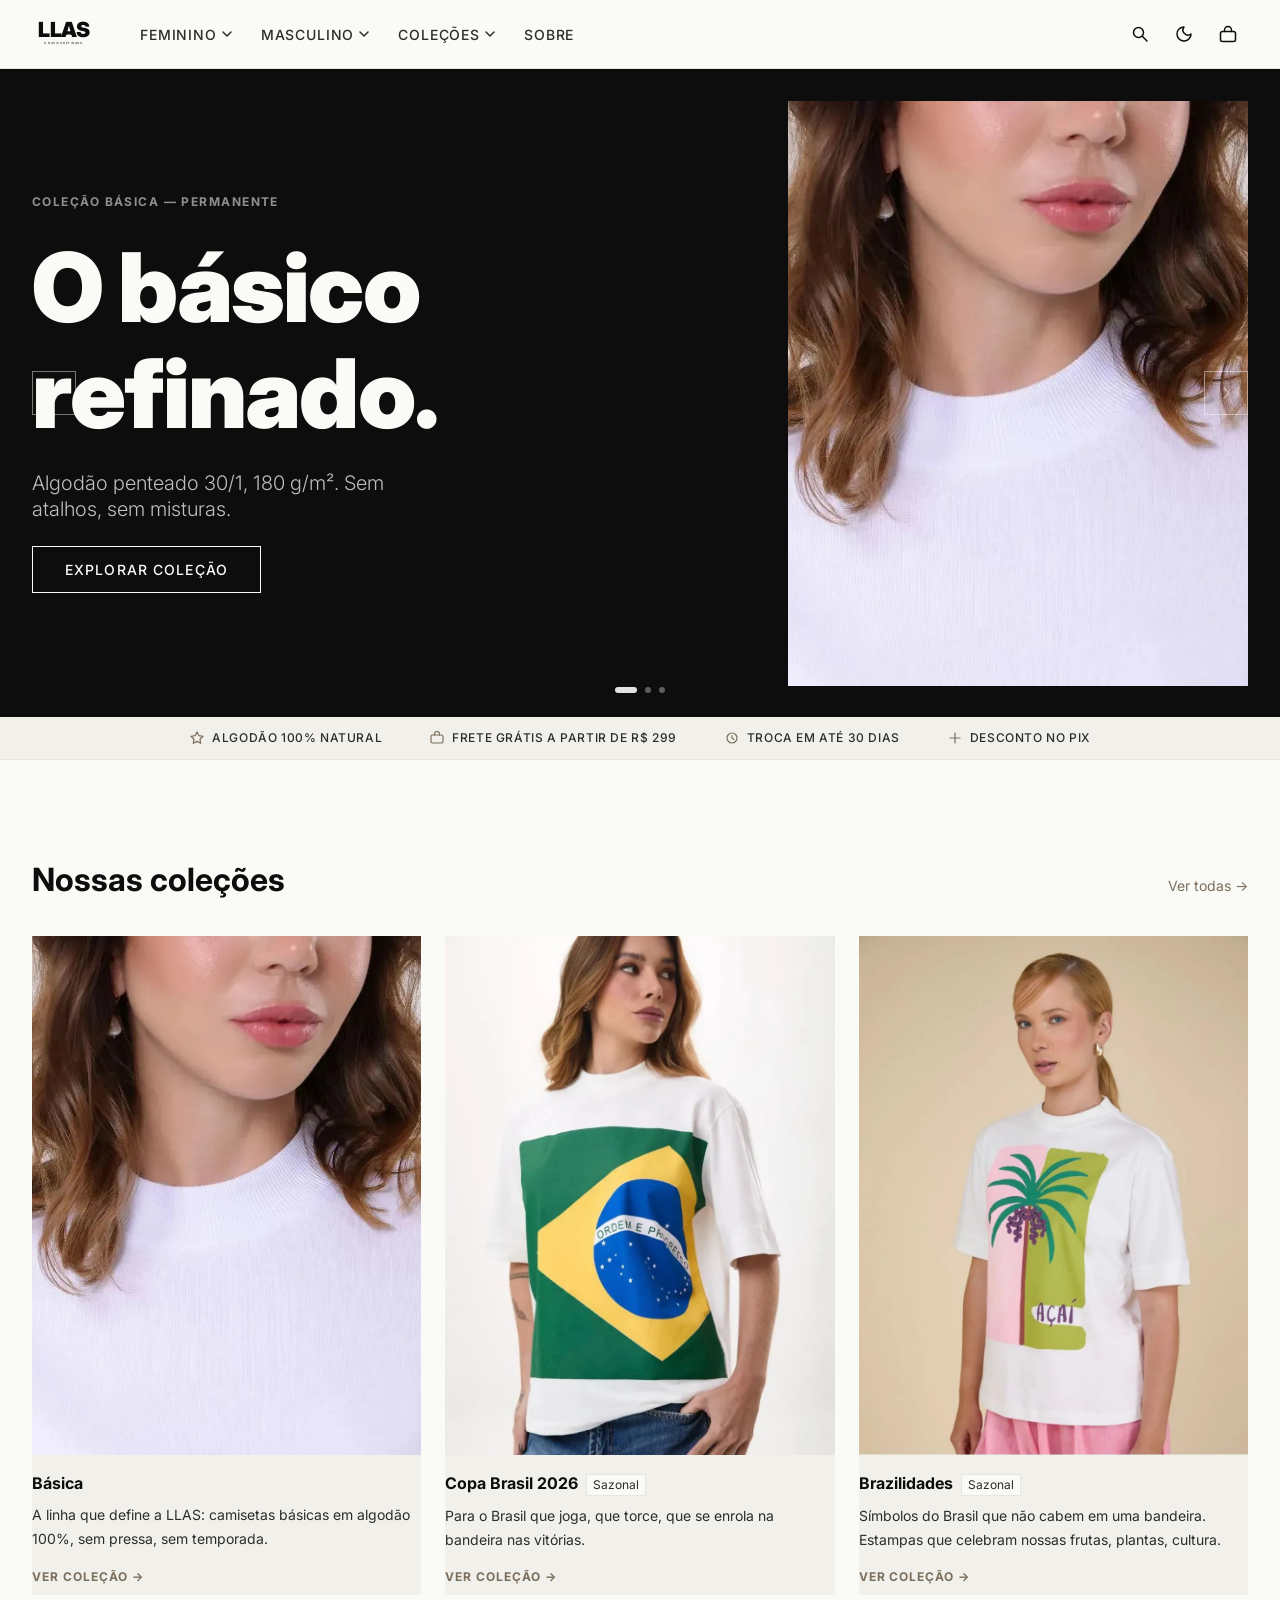
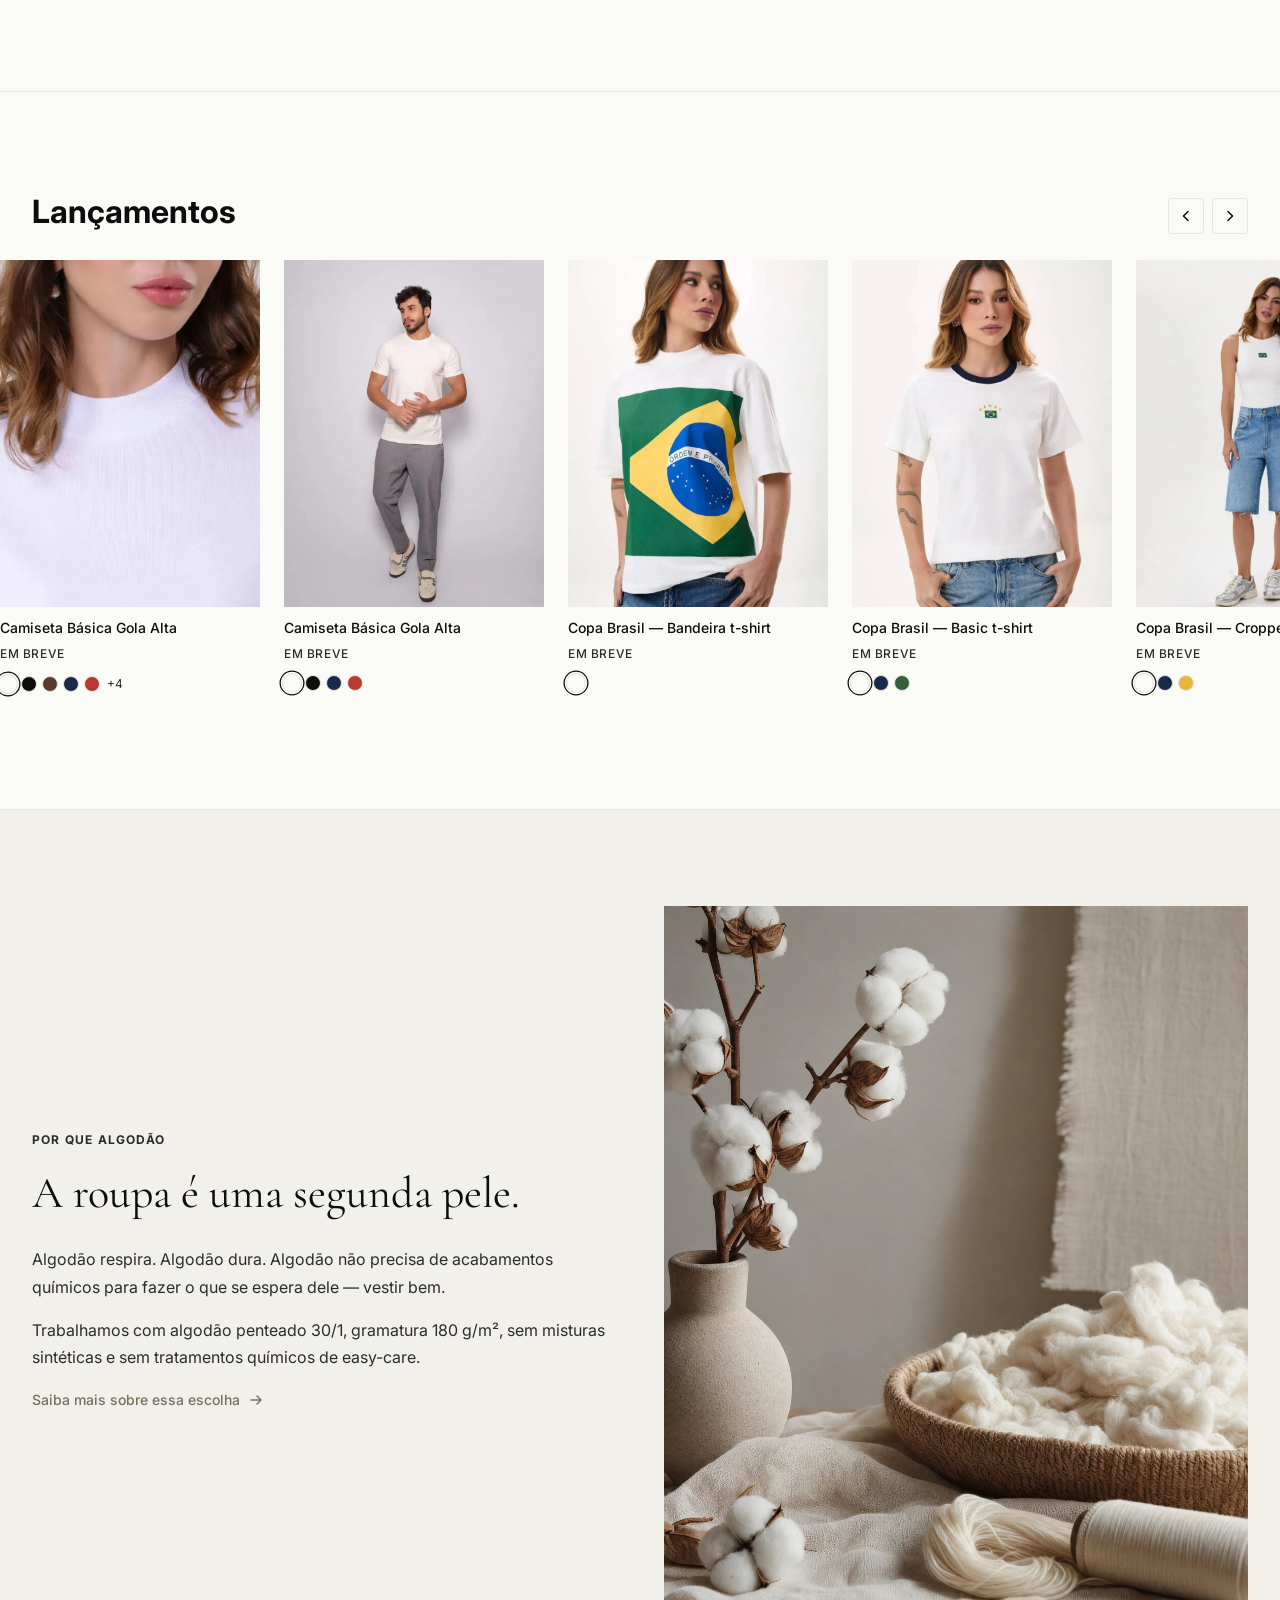
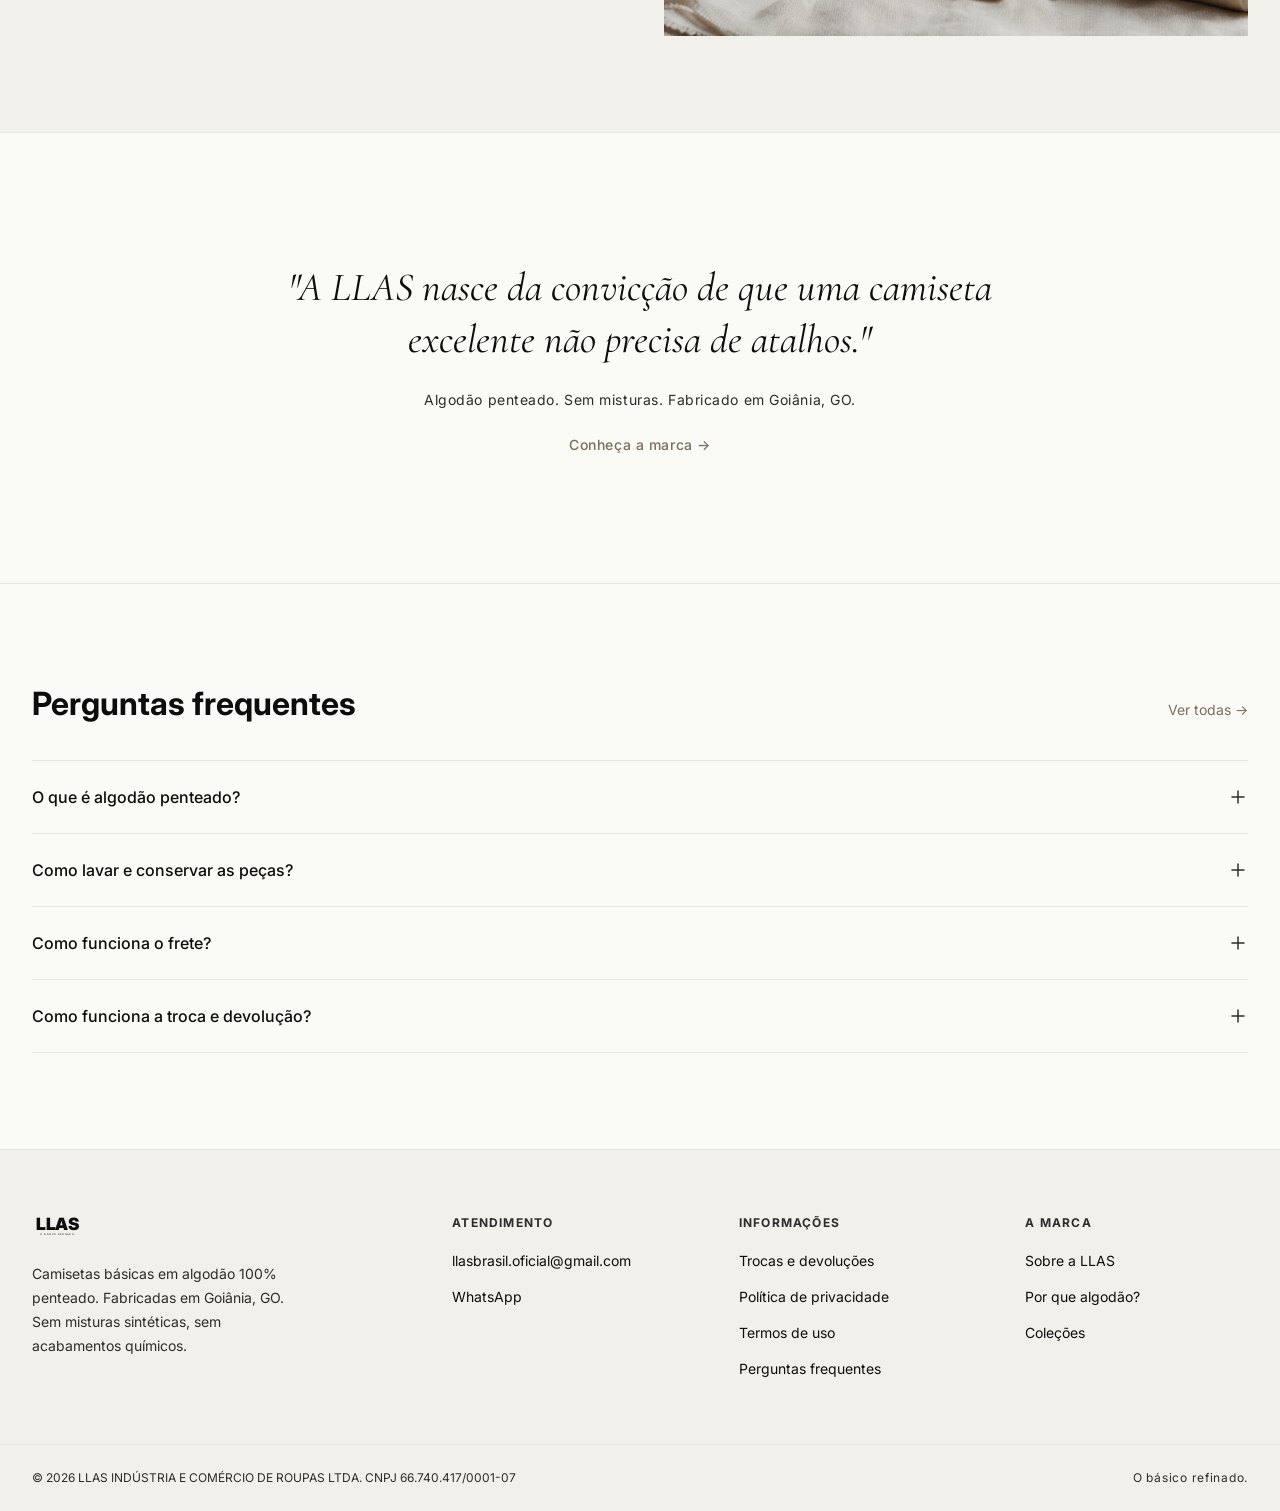
<file: index.html>
<!DOCTYPE html>
<html lang="pt-BR">
<head>
  <meta charset="UTF-8">
  <meta name="viewport" content="width=device-width, initial-scale=1.0">

  <title>LLAS — O básico refinado | Camisetas 100% algodão</title>
  <meta name="description" content="Camisetas básicas em algodão 100% penteado. Sem misturas sintéticas, sem acabamentos químicos. Fabricadas em Goiânia, GO.">

  <meta property="og:title" content="LLAS — O básico refinado">
  <meta property="og:description" content="Camisetas básicas em algodão 100% penteado. Sem misturas, sem atalhos. Fabricadas em Goiânia, GO.">
  <meta property="og:image" content="https://llas-lp.vercel.app/assets/img/produtos/feminino/basica/gola-alta/algodao-1.webp">
  <meta property="og:image:width" content="800">
  <meta property="og:image:height" content="1067">
  <meta property="og:image:alt" content="LLAS — Camiseta Básica Gola Alta em algodão 100% penteado">
  <meta property="og:url" content="https://llas-lp.vercel.app/">
  <meta property="og:type" content="website">
  <meta property="og:site_name" content="LLAS">
  <meta name="twitter:card" content="summary_large_image">
  <meta name="twitter:title" content="LLAS — O básico refinado">
  <meta name="twitter:description" content="Camisetas básicas em algodão 100% penteado. Sem misturas, sem atalhos.">
  <meta name="twitter:image" content="https://llas-lp.vercel.app/assets/img/produtos/feminino/basica/gola-alta/algodao-1.webp">
  <link rel="canonical" href="https://llas-lp.vercel.app/">

  <!-- Preload: primeira imagem do hero (LCP) -->
  <link rel="preload" as="image" href="/assets/img/produtos/feminino/basica/gola-alta/algodao-1.webp" fetchpriority="high">

  <!-- Schema: Organization + WebSite -->
  <script type="application/ld+json">
  {
    "@context": "https://schema.org",
    "@graph": [
      {
        "@type": "Organization",
        "@id": "https://llasoficial.com.br/#organization",
        "name": "LLAS",
        "legalName": "LLAS INDÚSTRIA E COMÉRCIO DE ROUPAS LTDA",
        "url": "https://llasoficial.com.br",
        "logo": {
          "@type": "ImageObject",
          "url": "https://llasoficial.com.br/assets/img/og/default.jpg"
        },
        "description": "Camisetas básicas em algodão 100% penteado. Sem misturas sintéticas, sem acabamentos químicos. Fabricadas em Goiânia, GO.",
        "email": "llasbrasil.oficial@gmail.com",
        "foundingDate": "2026",
        "founders": [
          { "@type": "Person", "name": "Luiz Alberto de Souza" },
          { "@type": "Person", "name": "Ludmilla Saldanha" }
        ],
        "address": {
          "@type": "PostalAddress",
          "addressLocality": "Goiânia",
          "addressRegion": "GO",
          "addressCountry": "BR"
        },
        "taxID": "66.740.417/0001-07"
      },
      {
        "@type": "WebSite",
        "@id": "https://llasoficial.com.br/#website",
        "url": "https://llasoficial.com.br",
        "name": "LLAS — O básico refinado",
        "publisher": { "@id": "https://llasoficial.com.br/#organization" },
        "inLanguage": "pt-BR"
      }
    ]
  }
  </script>

  <!-- Fontes -->
  <link rel="preconnect" href="https://fonts.googleapis.com">
  <link rel="preconnect" href="https://fonts.gstatic.com" crossorigin>
  <link href="https://fonts.googleapis.com/css2?family=Cormorant+Garamond:wght@400;500&family=Inter:wght@300;400;500;700;900&display=swap" rel="stylesheet">

  <!-- CSS -->
  <link rel="stylesheet" href="/css/reset.css">
  <link rel="stylesheet" href="/css/variables.css">
  <link rel="stylesheet" href="/css/style.css">
  <link rel="stylesheet" href="/css/components/header.css">
  <link rel="stylesheet" href="/css/components/mega-menu.css">
  <link rel="stylesheet" href="/css/components/hero-slider.css">
  <link rel="stylesheet" href="/css/components/product-card.css">
  <link rel="stylesheet" href="/css/components/carousel.css">
  <link rel="stylesheet" href="/css/components/side-cart.css">
  <link rel="stylesheet" href="/css/components/footer.css">
  <link rel="stylesheet" href="/css/pages/home.css">

  <!-- Tema antes da renderização (evita flash) -->
  <script>
    (function () {
      var s = localStorage.getItem('llas-theme');
      var p = window.matchMedia('(prefers-color-scheme: dark)').matches ? 'dark' : 'light';
      document.documentElement.setAttribute('data-theme', s || p);
    })();
  </script>
</head>

<body>

  <!-- ═══════════════════════════════════════════════════════
       HEADER
       ═══════════════════════════════════════════════════════ -->
  <header class="site-header" id="site-header">
    <div class="site-header__inner">

      <button class="site-header__hamburger" id="nav-toggle"
        aria-label="Abrir menu" aria-expanded="false" aria-controls="mobile-drawer" type="button">
        <svg width="20" height="20" viewBox="0 0 20 20" fill="none" aria-hidden="true">
          <line x1="2" y1="5"  x2="18" y2="5"  stroke="currentColor" stroke-width="1.5" stroke-linecap="round"/>
          <line x1="2" y1="10" x2="18" y2="10" stroke="currentColor" stroke-width="1.5" stroke-linecap="round"/>
          <line x1="2" y1="15" x2="18" y2="15" stroke="currentColor" stroke-width="1.5" stroke-linecap="round"/>
        </svg>
      </button>

      <a href="/" class="site-header__logo" aria-label="LLAS — Início">
        <svg xmlns="http://www.w3.org/2000/svg" viewBox="0 0 400 200" role="img" aria-label="LLAS">
          <title>LLAS</title>
          <text x="200" y="120" font-family="'Inter','Helvetica Neue',Arial,sans-serif" font-weight="900" font-size="130" letter-spacing="-2" text-anchor="middle" fill="currentColor">LLAS</text>
          <text x="200" y="160" font-family="'Inter','Helvetica Neue',Arial,sans-serif" font-weight="400" font-size="18" letter-spacing="3" text-anchor="middle" fill="currentColor">O BÁSICO REFINADO.</text>
        </svg>
      </a>

      <nav class="site-header__nav" aria-label="Navegação principal">
        <button class="nav-item" data-menu="feminino" aria-expanded="false" aria-haspopup="true" type="button">
          Feminino
          <svg class="nav-item__chevron" width="12" height="12" viewBox="0 0 12 12" fill="none" aria-hidden="true"><path d="M2 4l4 4 4-4" stroke="currentColor" stroke-width="1.5" stroke-linecap="round" stroke-linejoin="round"/></svg>
        </button>
        <button class="nav-item" data-menu="masculino" aria-expanded="false" aria-haspopup="true" type="button">
          Masculino
          <svg class="nav-item__chevron" width="12" height="12" viewBox="0 0 12 12" fill="none" aria-hidden="true"><path d="M2 4l4 4 4-4" stroke="currentColor" stroke-width="1.5" stroke-linecap="round" stroke-linejoin="round"/></svg>
        </button>
        <button class="nav-item" data-menu="colecoes" aria-expanded="false" aria-haspopup="true" type="button">
          Coleções
          <svg class="nav-item__chevron" width="12" height="12" viewBox="0 0 12 12" fill="none" aria-hidden="true"><path d="M2 4l4 4 4-4" stroke="currentColor" stroke-width="1.5" stroke-linecap="round" stroke-linejoin="round"/></svg>
        </button>
        <a href="/sobre" class="nav-item">Sobre</a>
      </nav>

      <div class="site-header__actions">
        <button class="header-action header-action--search" aria-label="Buscar" type="button">
          <svg width="20" height="20" viewBox="0 0 20 20" fill="none" aria-hidden="true"><circle cx="8.5" cy="8.5" r="5" stroke="currentColor" stroke-width="1.5"/><line x1="12.5" y1="12.5" x2="17" y2="17" stroke="currentColor" stroke-width="1.5" stroke-linecap="round"/></svg>
        </button>
        <button class="header-action" data-theme-toggle aria-label="Ativar modo escuro" aria-pressed="false" type="button">
          <svg class="icon-moon" width="20" height="20" viewBox="0 0 20 20" fill="none" aria-hidden="true"><path d="M10 3a7 7 0 1 0 7 7A5 5 0 0 1 10 3z" stroke="currentColor" stroke-width="1.5" stroke-linecap="round" stroke-linejoin="round"/></svg>
          <svg class="icon-sun" width="20" height="20" viewBox="0 0 20 20" fill="none" aria-hidden="true">
            <circle cx="10" cy="10" r="3.5" stroke="currentColor" stroke-width="1.5"/>
            <line x1="10" y1="2"    x2="10" y2="4.5"  stroke="currentColor" stroke-width="1.5" stroke-linecap="round"/>
            <line x1="10" y1="15.5" x2="10" y2="18"   stroke="currentColor" stroke-width="1.5" stroke-linecap="round"/>
            <line x1="2"   y1="10"  x2="4.5"  y2="10" stroke="currentColor" stroke-width="1.5" stroke-linecap="round"/>
            <line x1="15.5" y1="10" x2="18"   y2="10" stroke="currentColor" stroke-width="1.5" stroke-linecap="round"/>
            <line x1="4.1"  y1="4.1"  x2="5.9"  y2="5.9"  stroke="currentColor" stroke-width="1.5" stroke-linecap="round"/>
            <line x1="14.1" y1="14.1" x2="15.9" y2="15.9" stroke="currentColor" stroke-width="1.5" stroke-linecap="round"/>
            <line x1="4.1"  y1="15.9" x2="5.9"  y2="14.1" stroke="currentColor" stroke-width="1.5" stroke-linecap="round"/>
            <line x1="14.1" y1="5.9"  x2="15.9" y2="4.1"  stroke="currentColor" stroke-width="1.5" stroke-linecap="round"/>
          </svg>
        </button>
        <button class="header-action" aria-label="Carrinho (0 itens)" type="button">
          <svg width="20" height="20" viewBox="0 0 20 20" fill="none" aria-hidden="true"><path d="M6.5 7.5V6a3.5 3.5 0 0 1 7 0v1.5" stroke="currentColor" stroke-width="1.5" stroke-linecap="round"/><rect x="2.5" y="7.5" width="15" height="10" rx="2" stroke="currentColor" stroke-width="1.5"/></svg>
          <span class="cart-badge" id="cart-badge" data-count="0" aria-hidden="true"></span>
        </button>
      </div>

    </div>

    <!-- Mega-menu: Feminino -->
    <div class="mega-menu" id="mega-menu-feminino" role="region" aria-label="Menu Feminino">
      <div class="mega-menu__inner">
        <div class="mega-menu__col">
          <h2 class="mega-menu__heading">Coleções</h2>
          <ul class="mega-menu__list">
            <li><a href="/feminino/basica" class="mega-menu__link">Básica</a></li>
            <li><a href="/feminino/copa-brasil" class="mega-menu__link">Copa Brasil 2026 <span class="mega-menu__badge">Sazonal</span></a></li>
            <li><a href="/feminino/brazilidades" class="mega-menu__link">Brazilidades</a></li>
          </ul>
        </div>
        <div class="mega-menu__col">
          <h2 class="mega-menu__heading">Modelagens</h2>
          <ul class="mega-menu__list">
            <li><a href="/feminino/basica/gola-alta" class="mega-menu__link">Gola alta</a></li>
            <li><a href="/feminino/basica" class="mega-menu__link">Gola comum</a></li>
            <li><a href="/feminino/copa-brasil" class="mega-menu__link">Cropped</a></li>
          </ul>
        </div>
        <div class="mega-menu__col">
          <h2 class="mega-menu__heading">Destaques</h2>
          <ul class="mega-menu__list">
            <li><a href="/feminino" class="mega-menu__link">Lançamentos</a></li>
            <li><a href="/feminino" class="mega-menu__link">Mais vendidos</a></li>
            <li><a href="/feminino" class="mega-menu__link">Últimas peças</a></li>
          </ul>
        </div>
      </div>
    </div>

    <!-- Mega-menu: Masculino -->
    <div class="mega-menu" id="mega-menu-masculino" role="region" aria-label="Menu Masculino">
      <div class="mega-menu__inner">
        <div class="mega-menu__col">
          <h2 class="mega-menu__heading">Coleções</h2>
          <ul class="mega-menu__list">
            <li><a href="/masculino/basica" class="mega-menu__link">Básica</a></li>
            <li><a href="/masculino/copa-brasil" class="mega-menu__link">Copa Brasil 2026 <span class="mega-menu__badge">Sazonal</span></a></li>
            <li><a href="/masculino/brazilidades" class="mega-menu__link">Brazilidades</a></li>
          </ul>
        </div>
        <div class="mega-menu__col">
          <h2 class="mega-menu__heading">Modelagens</h2>
          <ul class="mega-menu__list">
            <li><a href="/masculino/basica/gola-alta" class="mega-menu__link">Gola alta</a></li>
            <li><a href="/masculino/basica" class="mega-menu__link">Gola comum</a></li>
          </ul>
        </div>
        <div class="mega-menu__col">
          <h2 class="mega-menu__heading">Destaques</h2>
          <ul class="mega-menu__list">
            <li><a href="/masculino" class="mega-menu__link">Lançamentos</a></li>
            <li><a href="/masculino" class="mega-menu__link">Mais vendidos</a></li>
            <li><a href="/masculino" class="mega-menu__link">Últimas peças</a></li>
          </ul>
        </div>
      </div>
    </div>

    <!-- Mega-menu: Coleções -->
    <div class="mega-menu" id="mega-menu-colecoes" role="region" aria-label="Menu Coleções">
      <div class="mega-menu__inner">
        <div class="mega-menu__col">
          <h2 class="mega-menu__heading">Todas as coleções</h2>
          <ul class="mega-menu__list">
            <li><a href="/feminino/basica" class="mega-menu__link">Básica — permanente</a></li>
            <li><a href="/feminino/copa-brasil" class="mega-menu__link">Copa Brasil 2026 <span class="mega-menu__badge">Sazonal</span></a></li>
            <li><a href="/feminino/brazilidades" class="mega-menu__link">Brazilidades</a></li>
          </ul>
        </div>
        <div class="mega-menu__col">
          <h2 class="mega-menu__heading">Por gênero</h2>
          <ul class="mega-menu__list">
            <li><a href="/feminino" class="mega-menu__link">Feminino</a></li>
            <li><a href="/masculino" class="mega-menu__link">Masculino</a></li>
          </ul>
        </div>
        <div class="mega-menu__col">
          <h2 class="mega-menu__heading">A marca</h2>
          <ul class="mega-menu__list">
            <li><a href="/sobre" class="mega-menu__link">Sobre a LLAS</a></li>
            <li><a href="/algodao" class="mega-menu__link">Por que algodão?</a></li>
          </ul>
        </div>
      </div>
    </div>

  </header>


  <!-- ═══════════════════════════════════════════════════════
       DRAWER MOBILE
       ═══════════════════════════════════════════════════════ -->
  <div class="mobile-drawer" id="mobile-drawer" aria-hidden="true" aria-label="Menu de navegação">
    <div class="mobile-drawer__backdrop" aria-hidden="true"></div>
    <div class="mobile-drawer__panel" role="dialog" aria-modal="true" aria-label="Menu">
      <div class="mobile-drawer__header">
        <a href="/" class="mobile-drawer__logo" aria-label="LLAS — Início">
          <svg xmlns="http://www.w3.org/2000/svg" viewBox="0 0 400 200" aria-hidden="true">
            <text x="200" y="120" font-family="'Inter','Helvetica Neue',Arial,sans-serif" font-weight="900" font-size="130" letter-spacing="-2" text-anchor="middle" fill="currentColor">LLAS</text>
            <text x="200" y="160" font-family="'Inter','Helvetica Neue',Arial,sans-serif" font-weight="400" font-size="18" letter-spacing="3" text-anchor="middle" fill="currentColor">O BÁSICO REFINADO.</text>
          </svg>
        </a>
        <button class="mobile-drawer__close" id="drawer-fechar" aria-label="Fechar menu" type="button">
          <svg width="20" height="20" viewBox="0 0 20 20" fill="none" aria-hidden="true"><line x1="4" y1="4" x2="16" y2="16" stroke="currentColor" stroke-width="1.5" stroke-linecap="round"/><line x1="16" y1="4" x2="4" y2="16" stroke="currentColor" stroke-width="1.5" stroke-linecap="round"/></svg>
        </button>
      </div>
      <nav class="mobile-drawer__nav" aria-label="Navegação principal">
        <div class="mobile-drawer__item">
          <button class="mobile-drawer__trigger" aria-expanded="false" aria-controls="drawer-feminino" type="button">
            Feminino
            <svg class="mobile-drawer__trigger-chevron" width="14" height="14" viewBox="0 0 14 14" fill="none" aria-hidden="true"><path d="M2.5 5l4.5 4.5L11.5 5" stroke="currentColor" stroke-width="1.5" stroke-linecap="round" stroke-linejoin="round"/></svg>
          </button>
          <div class="mobile-drawer__sub" id="drawer-feminino" hidden>
            <div class="mobile-drawer__sub-group">
              <span class="mobile-drawer__sub-label">Coleções</span>
              <a href="/feminino/basica"       class="mobile-drawer__sub-link">Básica</a>
              <a href="/feminino/copa-brasil"  class="mobile-drawer__sub-link">Copa Brasil 2026</a>
              <a href="/feminino/brazilidades" class="mobile-drawer__sub-link">Brazilidades</a>
            </div>
            <div class="mobile-drawer__sub-group">
              <span class="mobile-drawer__sub-label">Modelagens</span>
              <a href="/feminino/basica/gola-alta" class="mobile-drawer__sub-link">Gola alta</a>
              <a href="/feminino/basica"           class="mobile-drawer__sub-link">Gola comum</a>
              <a href="/feminino/copa-brasil"      class="mobile-drawer__sub-link">Cropped</a>
            </div>
          </div>
        </div>
        <div class="mobile-drawer__item">
          <button class="mobile-drawer__trigger" aria-expanded="false" aria-controls="drawer-masculino" type="button">
            Masculino
            <svg class="mobile-drawer__trigger-chevron" width="14" height="14" viewBox="0 0 14 14" fill="none" aria-hidden="true"><path d="M2.5 5l4.5 4.5L11.5 5" stroke="currentColor" stroke-width="1.5" stroke-linecap="round" stroke-linejoin="round"/></svg>
          </button>
          <div class="mobile-drawer__sub" id="drawer-masculino" hidden>
            <div class="mobile-drawer__sub-group">
              <span class="mobile-drawer__sub-label">Coleções</span>
              <a href="/masculino/basica"       class="mobile-drawer__sub-link">Básica</a>
              <a href="/masculino/copa-brasil"  class="mobile-drawer__sub-link">Copa Brasil 2026</a>
              <a href="/masculino/brazilidades" class="mobile-drawer__sub-link">Brazilidades</a>
            </div>
            <div class="mobile-drawer__sub-group">
              <span class="mobile-drawer__sub-label">Modelagens</span>
              <a href="/masculino/basica/gola-alta" class="mobile-drawer__sub-link">Gola alta</a>
              <a href="/masculino/basica"           class="mobile-drawer__sub-link">Gola comum</a>
            </div>
          </div>
        </div>
        <div class="mobile-drawer__item">
          <button class="mobile-drawer__trigger" aria-expanded="false" aria-controls="drawer-colecoes" type="button">
            Coleções
            <svg class="mobile-drawer__trigger-chevron" width="14" height="14" viewBox="0 0 14 14" fill="none" aria-hidden="true"><path d="M2.5 5l4.5 4.5L11.5 5" stroke="currentColor" stroke-width="1.5" stroke-linecap="round" stroke-linejoin="round"/></svg>
          </button>
          <div class="mobile-drawer__sub" id="drawer-colecoes" hidden>
            <div class="mobile-drawer__sub-group">
              <a href="/feminino/basica"       class="mobile-drawer__sub-link">Básica — permanente</a>
              <a href="/feminino/copa-brasil"  class="mobile-drawer__sub-link">Copa Brasil 2026</a>
              <a href="/feminino/brazilidades" class="mobile-drawer__sub-link">Brazilidades</a>
            </div>
          </div>
        </div>
        <div class="mobile-drawer__item"><a href="/sobre"   class="mobile-drawer__direct-link">Sobre</a></div>
        <div class="mobile-drawer__item"><a href="/algodao" class="mobile-drawer__direct-link">Por que algodão?</a></div>
      </nav>
    </div>
  </div>


  <!-- ═══════════════════════════════════════════════════════
       MAIN
       ═══════════════════════════════════════════════════════ -->
  <main>

    <!-- 1. Hero slider ──────────────────────────────────── -->
    <section class="hero-slider" id="hero-slider" aria-label="Destaques da LLAS" aria-roledescription="carrossel">

      <div class="hero-slider__track">

        <!-- Slide 1: Básica -->
        <div class="hero-slide hero-slide--escuro is-active" aria-roledescription="slide" aria-label="Slide 1 de 3">
          <div class="hero-slide__inner">
            <div class="hero-slide__content">
              <p class="hero-slide__eyebrow">Coleção Básica — Permanente</p>
              <h1 class="hero-slide__titulo">O básico refinado.</h1>
              <p class="hero-slide__subtitulo">Algodão penteado 30/1, 180 g/m². Sem atalhos, sem misturas.</p>
              <a href="/feminino/basica" class="hero-slide__cta">Explorar coleção</a>
            </div>
            <div class="hero-slide__media">
              <img
                src="/assets/img/produtos/feminino/basica/gola-alta/algodao-1.webp"
                alt="Camiseta Básica Gola Alta — Algodão"
                class="hero-slide__img"
                loading="eager"
              >
            </div>
          </div>
        </div>

        <!-- Slide 2: Copa Brasil -->
        <div class="hero-slide hero-slide--quente" aria-roledescription="slide" aria-label="Slide 2 de 3">
          <div class="hero-slide__inner">
            <div class="hero-slide__content">
              <p class="hero-slide__eyebrow">Copa Brasil 2026</p>
              <h1 class="hero-slide__titulo">Para o Brasil que torce bem-vestido.</h1>
              <p class="hero-slide__subtitulo">Estampas da bandeira em algodão 100% penteado.</p>
              <a href="/feminino/copa-brasil" class="hero-slide__cta hero-slide--claro">Ver coleção</a>
            </div>
            <div class="hero-slide__media">
              <img
                src="/assets/img/produtos/feminino/copa-brasil/bandeira/algodao-1.webp"
                alt="Copa Brasil — Bandeira"
                class="hero-slide__img"
                loading="lazy"
              >
            </div>
          </div>
        </div>

        <!-- Slide 3: Brazilidades -->
        <div class="hero-slide hero-slide--tinta" aria-roledescription="slide" aria-label="Slide 3 de 3">
          <div class="hero-slide__inner">
            <div class="hero-slide__content">
              <p class="hero-slide__eyebrow">Brazilidades</p>
              <h1 class="hero-slide__titulo">Brasil em algodão natural.</h1>
              <p class="hero-slide__subtitulo">Frutas, plantas e símbolos do Brasil — em estampa botanical.</p>
              <a href="/feminino/brazilidades" class="hero-slide__cta">Descobrir</a>
            </div>
            <div class="hero-slide__media">
              <img
                src="/assets/img/produtos/feminino/brazilidades/acai/algodao-1.webp"
                alt="Brazilidades — Açaí"
                class="hero-slide__img"
                loading="lazy"
              >
            </div>
          </div>
        </div>

      </div><!-- /.hero-slider__track -->

      <!-- Dots -->
      <div class="hero-slider__dots" role="tablist" aria-label="Slides">
        <button class="hero-slider__dot is-active" data-dot="0" role="tab" aria-selected="true"  aria-label="Slide 1"></button>
        <button class="hero-slider__dot"           data-dot="1" role="tab" aria-selected="false" aria-label="Slide 2"></button>
        <button class="hero-slider__dot"           data-dot="2" role="tab" aria-selected="false" aria-label="Slide 3"></button>
      </div>

      <!-- Arrows -->
      <button class="hero-slider__arrow hero-slider__arrow--prev" aria-label="Slide anterior" type="button">
        <svg width="16" height="16" viewBox="0 0 16 16" fill="none" aria-hidden="true"><path d="M10 3L5 8l5 5" stroke="currentColor" stroke-width="1.5" stroke-linecap="round" stroke-linejoin="round"/></svg>
      </button>
      <button class="hero-slider__arrow hero-slider__arrow--next" aria-label="Próximo slide" type="button">
        <svg width="16" height="16" viewBox="0 0 16 16" fill="none" aria-hidden="true"><path d="M6 3l5 5-5 5" stroke="currentColor" stroke-width="1.5" stroke-linecap="round" stroke-linejoin="round"/></svg>
      </button>

    </section><!-- /.hero-slider -->


    <!-- 2. Barra de benefícios ──────────────────────────── -->
    <div class="benefits-bar" role="list" aria-label="Benefícios">
      <div class="benefits-bar__item" role="listitem">
        <svg class="benefits-bar__icone" width="14" height="14" viewBox="0 0 14 14" fill="none" aria-hidden="true"><path d="M7 1l1.8 3.6L13 5.3l-3 2.9.7 4.1L7 10.4l-3.7 1.9.7-4.1L1 5.3l4.2-.7L7 1z" stroke="currentColor" stroke-width="1.2" stroke-linejoin="round"/></svg>
        Algodão 100% natural
      </div>
      <div class="benefits-bar__item" role="listitem">
        <svg class="benefits-bar__icone" width="14" height="14" viewBox="0 0 14 14" fill="none" aria-hidden="true"><rect x="1" y="4" width="12" height="8" rx="1.5" stroke="currentColor" stroke-width="1.2"/><path d="M4.5 4V3a2.5 2.5 0 0 1 5 0v1" stroke="currentColor" stroke-width="1.2" stroke-linecap="round"/></svg>
        Frete grátis a partir de R$ 299
      </div>
      <div class="benefits-bar__item" role="listitem">
        <svg class="benefits-bar__icone" width="14" height="14" viewBox="0 0 14 14" fill="none" aria-hidden="true"><path d="M2 7a5 5 0 1 0 10 0A5 5 0 0 0 2 7z" stroke="currentColor" stroke-width="1.2"/><path d="M7 4.5V7l2 1.5" stroke="currentColor" stroke-width="1.2" stroke-linecap="round" stroke-linejoin="round"/></svg>
        Troca em até 30 dias
      </div>
      <div class="benefits-bar__item" role="listitem">
        <svg class="benefits-bar__icone" width="14" height="14" viewBox="0 0 14 14" fill="none" aria-hidden="true"><path d="M2 7h10M7 2v10" stroke="currentColor" stroke-width="1.2" stroke-linecap="round"/></svg>
        Desconto no PIX
      </div>
    </div>


    <!-- 3. Grid de coleções ─────────────────────────────── -->
    <section class="colecoes-grid" aria-labelledby="colecoes-titulo">
      <div class="colecoes-grid__cabecalho">
        <h2 class="colecoes-grid__titulo" id="colecoes-titulo">Nossas coleções</h2>
        <a href="/feminino" class="colecoes-grid__ver-todas">Ver todas →</a>
      </div>
      <div class="colecoes-grid__cards" id="colecoes-cards" aria-live="polite">
        <!-- Populado por home.js -->
      </div>
    </section>


    <!-- 4. Carrossel de produtos ────────────────────────── -->
    <section class="produtos-carrossel carrossel" aria-labelledby="produtos-titulo">
      <div class="carrossel__cabecalho">
        <h2 class="carrossel__titulo" id="produtos-titulo">Lançamentos</h2>
        <div class="carrossel__nav" aria-label="Navegação do carrossel">
          <button class="carrossel-btn" id="produtos-prev" aria-label="Ver produtos anteriores" type="button">
            <svg width="14" height="14" viewBox="0 0 14 14" fill="none" aria-hidden="true"><path d="M9 2.5L4.5 7 9 11.5" stroke="currentColor" stroke-width="1.5" stroke-linecap="round" stroke-linejoin="round"/></svg>
          </button>
          <button class="carrossel-btn" id="produtos-next" aria-label="Ver mais produtos" type="button">
            <svg width="14" height="14" viewBox="0 0 14 14" fill="none" aria-hidden="true"><path d="M5 2.5L9.5 7 5 11.5" stroke="currentColor" stroke-width="1.5" stroke-linecap="round" stroke-linejoin="round"/></svg>
          </button>
        </div>
      </div>
      <div class="carrossel__track" id="produtos-track" aria-live="polite">
        <!-- Populado por home.js -->
      </div>
    </section>


    <!-- 5. Por que algodão ──────────────────────────────── -->
    <section class="algodao-callout" aria-labelledby="algodao-titulo">
      <div class="algodao-callout__inner">
        <div>
          <p class="algodao-callout__eyebrow">Por que algodão</p>
          <h2 class="algodao-callout__titulo" id="algodao-titulo">A roupa é uma segunda pele.</h2>
          <p class="algodao-callout__texto">
            Algodão respira. Algodão dura. Algodão não precisa de acabamentos
            químicos para fazer o que se espera dele — vestir bem.
          </p>
          <p class="algodao-callout__texto">
            Trabalhamos com algodão penteado 30/1, gramatura 180 g/m²,
            sem misturas sintéticas e sem tratamentos químicos de easy-care.
          </p>
          <a href="/algodao" class="algodao-callout__link">
            Saiba mais sobre essa escolha
            <svg width="16" height="16" viewBox="0 0 16 16" fill="none" aria-hidden="true"><path d="M3 8h10M9 4l4 4-4 4" stroke="currentColor" stroke-width="1.5" stroke-linecap="round" stroke-linejoin="round"/></svg>
          </a>
        </div>
        <div class="algodao-callout__visual">
          <img
            src="/brand_assets/algodao-tecido.webp"
            alt="Textura de algodão penteado — detalhe do tecido LLAS"
            loading="lazy"
          >
        </div>
      </div>
    </section>


    <!-- 6. Manifesto ────────────────────────────────────── -->
    <section class="manifesto-home" aria-label="Manifesto LLAS">
      <div class="manifesto-home__inner">
        <blockquote class="manifesto-home__citacao">
          "A LLAS nasce da convicção de que uma camiseta excelente não precisa de atalhos."
        </blockquote>
        <p class="manifesto-home__sub">Algodão penteado. Sem misturas. Fabricado em Goiânia, GO.</p>
        <a href="/sobre" class="manifesto-home__link">Conheça a marca →</a>
      </div>
    </section>


    <!-- 7. FAQ curto ────────────────────────────────────── -->
    <section class="faq-home" aria-labelledby="faq-titulo">
      <div class="faq-home__cabecalho">
        <h2 class="faq-home__titulo" id="faq-titulo">Perguntas frequentes</h2>
        <a href="/faq" class="faq-home__ver-todas">Ver todas →</a>
      </div>

      <div class="faq-home__lista">

        <div class="faq-item">
          <button class="faq-item__pergunta" aria-expanded="false" type="button">
            O que é algodão penteado?
            <svg class="faq-item__icon" width="20" height="20" viewBox="0 0 20 20" fill="none" aria-hidden="true"><line x1="10" y1="4" x2="10" y2="16" stroke="currentColor" stroke-width="1.5" stroke-linecap="round"/><line x1="4" y1="10" x2="16" y2="10" stroke="currentColor" stroke-width="1.5" stroke-linecap="round"/></svg>
          </button>
          <div class="faq-item__resposta">
            <p>O algodão penteado passa por um processo extra de remoção de fibras curtas e impurezas. O resultado é um fio mais longo, mais regular e mais resistente — o que se traduz em tecido com toque mais macio, superfície mais lisa e maior durabilidade. É o padrão das camisetas de qualidade premium no mundo.</p>
          </div>
        </div>

        <div class="faq-item">
          <button class="faq-item__pergunta" aria-expanded="false" type="button">
            Como lavar e conservar as peças?
            <svg class="faq-item__icon" width="20" height="20" viewBox="0 0 20 20" fill="none" aria-hidden="true"><line x1="10" y1="4" x2="10" y2="16" stroke="currentColor" stroke-width="1.5" stroke-linecap="round"/><line x1="4" y1="10" x2="16" y2="10" stroke="currentColor" stroke-width="1.5" stroke-linecap="round"/></svg>
          </button>
          <div class="faq-item__resposta">
            <p>Lavar à máquina em ciclo delicado, água fria (30°C máximo). Virar a peça ao avesso antes de lavar. Não usar alvejante. Secar à sombra ou em secadora em temperatura baixa. Passar com ferro médio se necessário. O algodão é naturalmente resistente — o cuidado básico é suficiente para anos de uso.</p>
          </div>
        </div>

        <div class="faq-item">
          <button class="faq-item__pergunta" aria-expanded="false" type="button">
            Como funciona o frete?
            <svg class="faq-item__icon" width="20" height="20" viewBox="0 0 20 20" fill="none" aria-hidden="true"><line x1="10" y1="4" x2="10" y2="16" stroke="currentColor" stroke-width="1.5" stroke-linecap="round"/><line x1="4" y1="10" x2="16" y2="10" stroke="currentColor" stroke-width="1.5" stroke-linecap="round"/></svg>
          </button>
          <div class="faq-item__resposta">
            <p>Frete grátis para compras acima de R$ 299. Abaixo desse valor, o frete é calculado no checkout com base no CEP de entrega. Enviamos para todo o Brasil via Correios e transportadoras parceiras.</p>
          </div>
        </div>

        <div class="faq-item">
          <button class="faq-item__pergunta" aria-expanded="false" type="button">
            Como funciona a troca e devolução?
            <svg class="faq-item__icon" width="20" height="20" viewBox="0 0 20 20" fill="none" aria-hidden="true"><line x1="10" y1="4" x2="10" y2="16" stroke="currentColor" stroke-width="1.5" stroke-linecap="round"/><line x1="4" y1="10" x2="16" y2="10" stroke="currentColor" stroke-width="1.5" stroke-linecap="round"/></svg>
          </button>
          <div class="faq-item__resposta">
            <p>Aceitamos trocas e devoluções em até 30 dias após o recebimento, para peças em perfeito estado e com etiqueta original. O processo é simples: basta entrar em contato pelo e-mail ou WhatsApp da marca. <a href="/trocas">Veja a política completa de trocas →</a></p>
          </div>
        </div>

      </div><!-- /.faq-home__lista -->
    </section>

  </main>


  <!-- ═══════════════════════════════════════════════════════
       FOOTER
       ═══════════════════════════════════════════════════════ -->
  <footer class="site-footer">
    <div class="site-footer__inner">
      <div>
        <a href="/" class="site-footer__logo" aria-label="LLAS — Início">
          <svg xmlns="http://www.w3.org/2000/svg" viewBox="0 0 400 200" aria-hidden="true">
            <text x="200" y="120" font-family="'Inter','Helvetica Neue',Arial,sans-serif" font-weight="900" font-size="130" letter-spacing="-2" text-anchor="middle" fill="currentColor">LLAS</text>
            <text x="200" y="160" font-family="'Inter','Helvetica Neue',Arial,sans-serif" font-weight="400" font-size="18" letter-spacing="3" text-anchor="middle" fill="currentColor">O BÁSICO REFINADO.</text>
          </svg>
        </a>
        <p class="site-footer__desc">Camisetas básicas em algodão 100% penteado. Fabricadas em Goiânia, GO. Sem misturas sintéticas, sem acabamentos químicos.</p>
      </div>
      <div>
        <h3 class="site-footer__heading">Atendimento</h3>
        <ul class="site-footer__links">
          <li><a href="mailto:llasbrasil.oficial@gmail.com">llasbrasil.oficial@gmail.com</a></li>
          <li><a href="#">WhatsApp</a></li>
        </ul>
      </div>
      <div>
        <h3 class="site-footer__heading">Informações</h3>
        <ul class="site-footer__links">
          <li><a href="/trocas">Trocas e devoluções</a></li>
          <li><a href="/politica-privacidade">Política de privacidade</a></li>
          <li><a href="/termos">Termos de uso</a></li>
          <li><a href="/faq">Perguntas frequentes</a></li>
        </ul>
      </div>
      <div>
        <h3 class="site-footer__heading">A marca</h3>
        <ul class="site-footer__links">
          <li><a href="/sobre">Sobre a LLAS</a></li>
          <li><a href="/algodao">Por que algodão?</a></li>
          <li><a href="/feminino">Coleções</a></li>
        </ul>
      </div>
    </div>
    <div class="site-footer__bottom">
      <div class="site-footer__bottom-inner">
        <p class="site-footer__legal">© 2026 LLAS INDÚSTRIA E COMÉRCIO DE ROUPAS LTDA. CNPJ 66.740.417/0001-07</p>
        <p class="site-footer__tagline">O básico refinado.</p>
      </div>
    </div>
  </footer>


  <!-- JS -->
  <script type="module" src="/js/theme-toggle.js"></script>
  <script type="module" src="/js/mega-menu.js"></script>
  <script type="module" src="/js/main.js"></script>
  <script type="module" src="/js/hero-slider.js"></script>
  <script type="module" src="/js/home.js"></script>

</body>
</html>
</file>
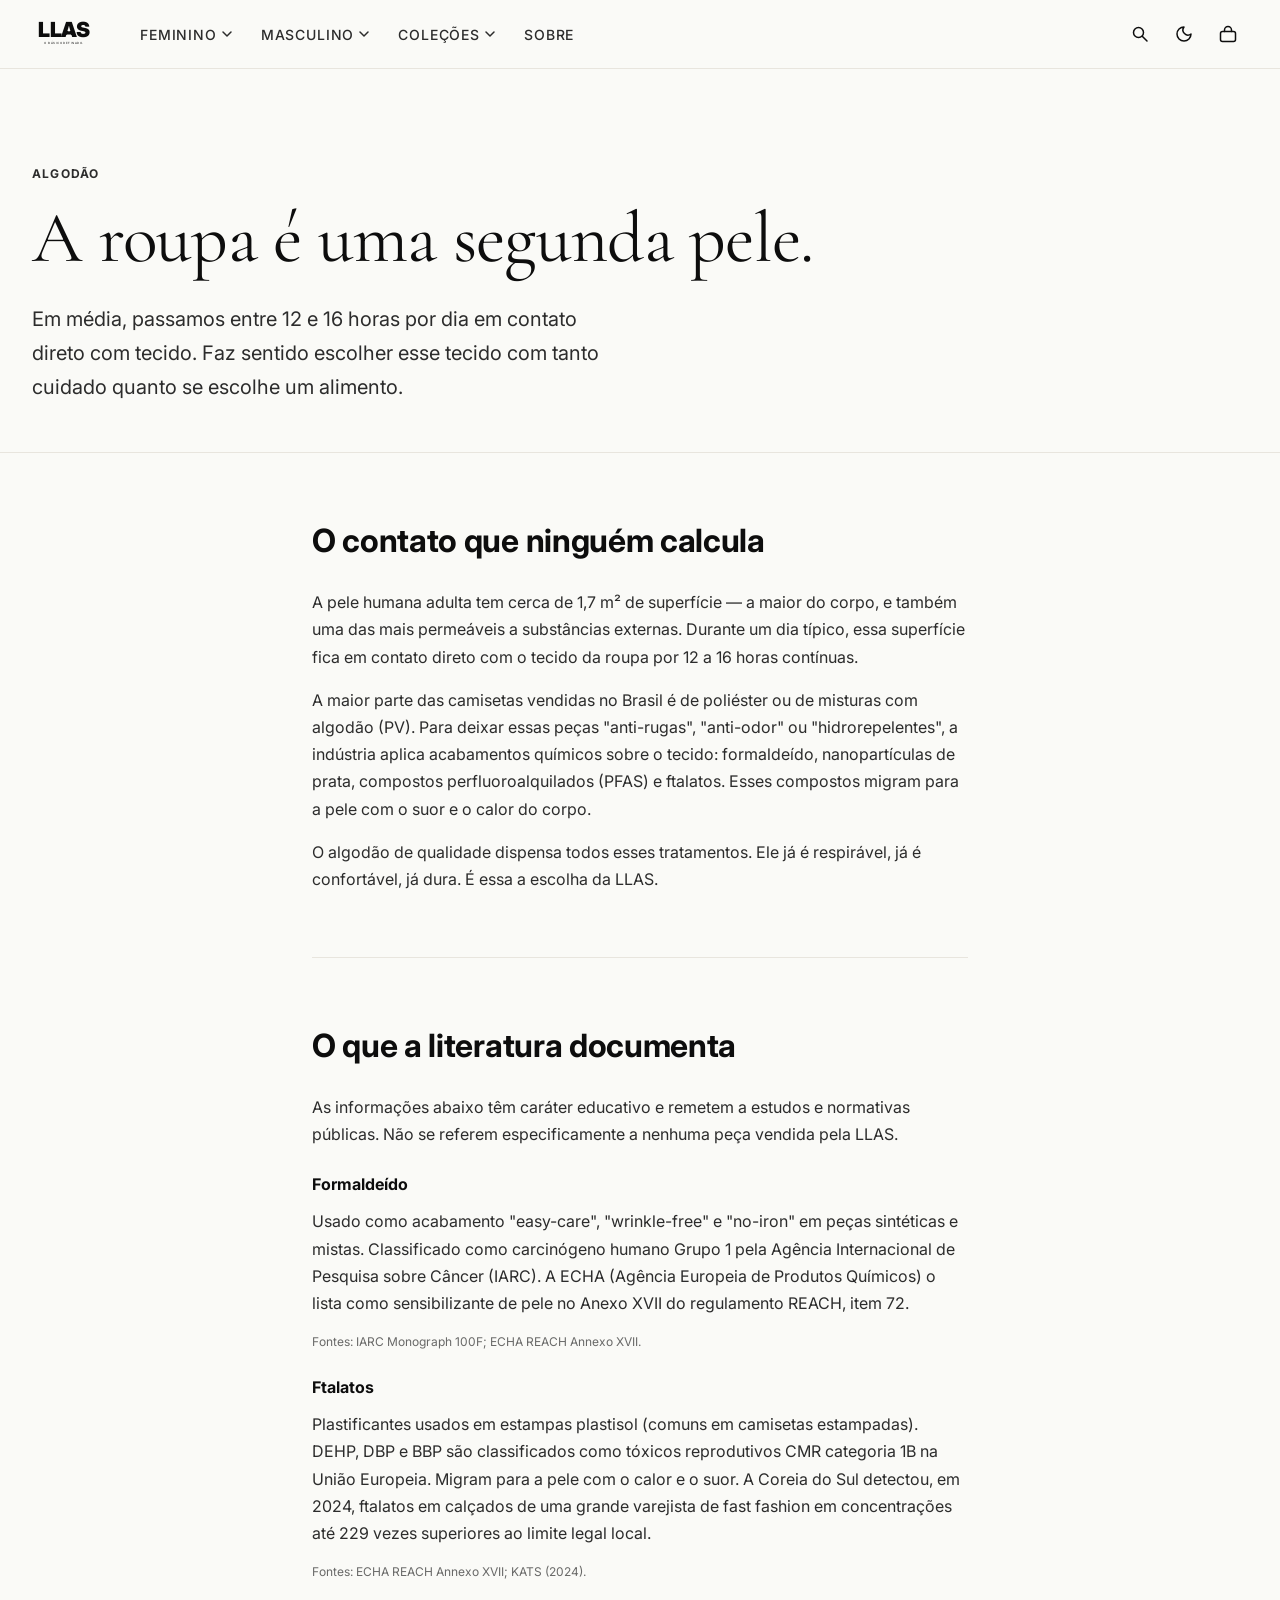
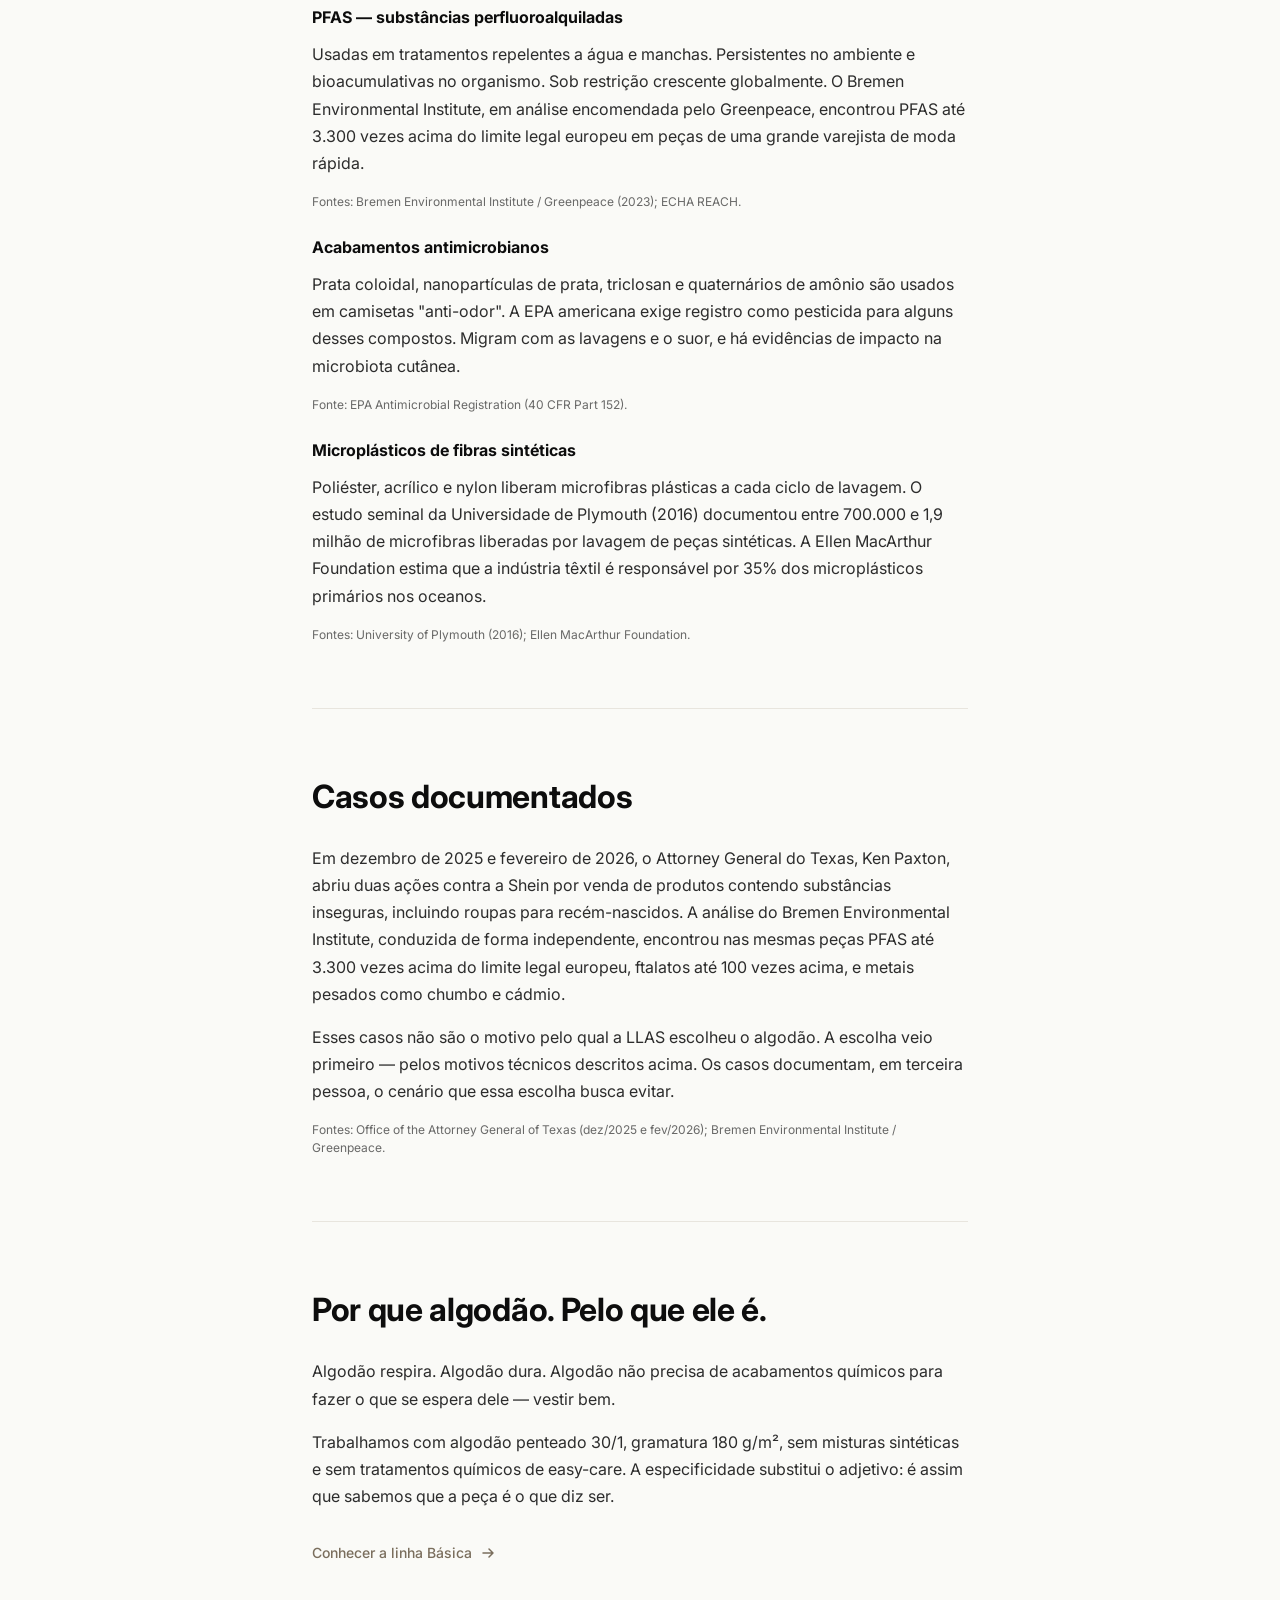
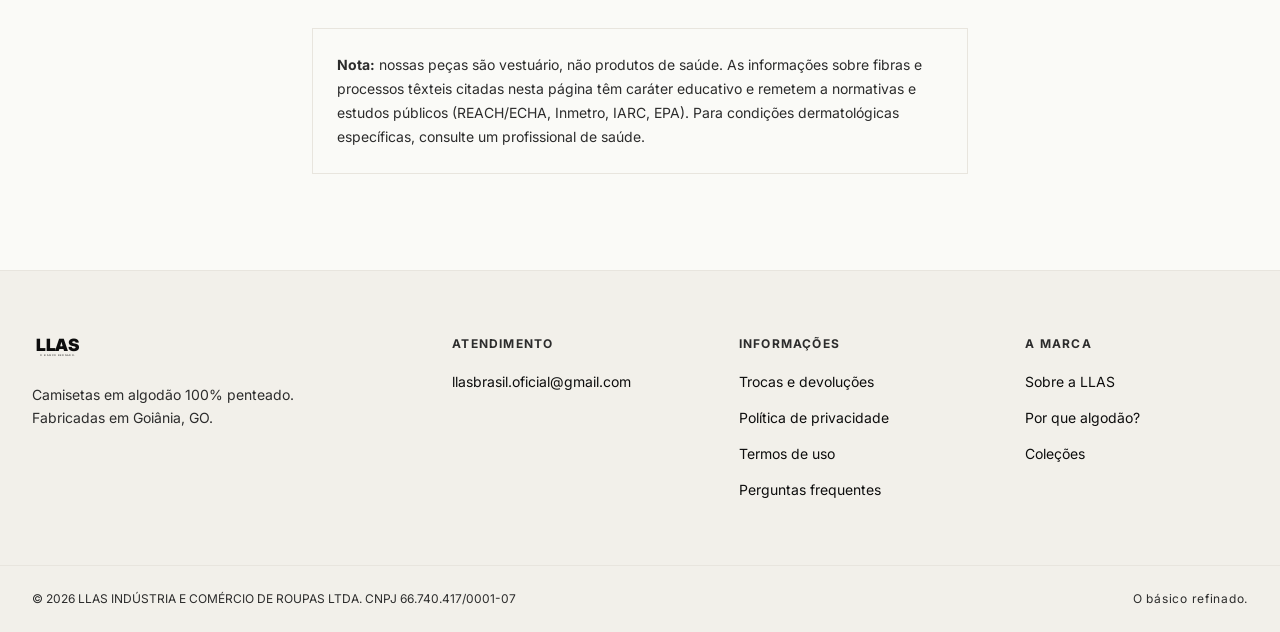
<file: algodao.html>
<!DOCTYPE html>
<html lang="pt-BR">
<head>
  <meta charset="UTF-8">
  <meta name="viewport" content="width=device-width, initial-scale=1.0">
  <title>Por que algodão? — LLAS</title>
  <meta name="description" content="Por que a LLAS escolheu o algodão 100% penteado. A roupa é uma segunda pele — entenda o que isso significa para a saúde e para a qualidade da peça.">
  <link rel="canonical" href="https://llasoficial.com.br/algodao">

  <link rel="preconnect" href="https://fonts.googleapis.com">
  <link rel="preconnect" href="https://fonts.gstatic.com" crossorigin>
  <link href="https://fonts.googleapis.com/css2?family=Cormorant+Garamond:wght@400;500&family=Inter:wght@300;400;500;700;900&display=swap" rel="stylesheet">

  <link rel="stylesheet" href="/css/reset.css">
  <link rel="stylesheet" href="/css/variables.css">
  <link rel="stylesheet" href="/css/style.css">
  <link rel="stylesheet" href="/css/components/header.css">
  <link rel="stylesheet" href="/css/components/mega-menu.css">
  <link rel="stylesheet" href="/css/components/side-cart.css">
  <link rel="stylesheet" href="/css/components/footer.css">
  <link rel="stylesheet" href="/css/pages/institucional.css">

  <script>(function(){var s=localStorage.getItem('llas-theme');var p=window.matchMedia('(prefers-color-scheme: dark)').matches?'dark':'light';document.documentElement.setAttribute('data-theme',s||p);})();</script>
</head>
<body>

  <!-- HEADER -->
  <header class="site-header" id="site-header">
    <div class="site-header__inner">
      <button class="site-header__hamburger" id="nav-toggle" aria-label="Abrir menu" aria-expanded="false" aria-controls="mobile-drawer" type="button"><svg width="20" height="20" viewBox="0 0 20 20" fill="none" aria-hidden="true"><line x1="2" y1="5" x2="18" y2="5" stroke="currentColor" stroke-width="1.5" stroke-linecap="round"/><line x1="2" y1="10" x2="18" y2="10" stroke="currentColor" stroke-width="1.5" stroke-linecap="round"/><line x1="2" y1="15" x2="18" y2="15" stroke="currentColor" stroke-width="1.5" stroke-linecap="round"/></svg></button>
      <a href="/" class="site-header__logo" aria-label="LLAS — Início"><svg xmlns="http://www.w3.org/2000/svg" viewBox="0 0 400 200" role="img" aria-label="LLAS"><title>LLAS</title><text x="200" y="120" font-family="'Inter','Helvetica Neue',Arial,sans-serif" font-weight="900" font-size="130" letter-spacing="-2" text-anchor="middle" fill="currentColor">LLAS</text><text x="200" y="160" font-family="'Inter','Helvetica Neue',Arial,sans-serif" font-weight="400" font-size="18" letter-spacing="3" text-anchor="middle" fill="currentColor">O BÁSICO REFINADO.</text></svg></a>
      <nav class="site-header__nav" aria-label="Navegação principal">
        <button class="nav-item" data-menu="feminino" aria-expanded="false" aria-haspopup="true" type="button">Feminino<svg class="nav-item__chevron" width="12" height="12" viewBox="0 0 12 12" fill="none" aria-hidden="true"><path d="M2 4l4 4 4-4" stroke="currentColor" stroke-width="1.5" stroke-linecap="round" stroke-linejoin="round"/></svg></button>
        <button class="nav-item" data-menu="masculino" aria-expanded="false" aria-haspopup="true" type="button">Masculino<svg class="nav-item__chevron" width="12" height="12" viewBox="0 0 12 12" fill="none" aria-hidden="true"><path d="M2 4l4 4 4-4" stroke="currentColor" stroke-width="1.5" stroke-linecap="round" stroke-linejoin="round"/></svg></button>
        <button class="nav-item" data-menu="colecoes" aria-expanded="false" aria-haspopup="true" type="button">Coleções<svg class="nav-item__chevron" width="12" height="12" viewBox="0 0 12 12" fill="none" aria-hidden="true"><path d="M2 4l4 4 4-4" stroke="currentColor" stroke-width="1.5" stroke-linecap="round" stroke-linejoin="round"/></svg></button>
        <a href="/sobre" class="nav-item">Sobre</a>
      </nav>
      <div class="site-header__actions">
        <button class="header-action header-action--search" aria-label="Buscar" type="button"><svg width="20" height="20" viewBox="0 0 20 20" fill="none" aria-hidden="true"><circle cx="8.5" cy="8.5" r="5" stroke="currentColor" stroke-width="1.5"/><line x1="12.5" y1="12.5" x2="17" y2="17" stroke="currentColor" stroke-width="1.5" stroke-linecap="round"/></svg></button>
        <button class="header-action" data-theme-toggle aria-label="Ativar modo escuro" aria-pressed="false" type="button"><svg class="icon-moon" width="20" height="20" viewBox="0 0 20 20" fill="none" aria-hidden="true"><path d="M10 3a7 7 0 1 0 7 7A5 5 0 0 1 10 3z" stroke="currentColor" stroke-width="1.5" stroke-linecap="round" stroke-linejoin="round"/></svg><svg class="icon-sun" width="20" height="20" viewBox="0 0 20 20" fill="none" aria-hidden="true"><circle cx="10" cy="10" r="3.5" stroke="currentColor" stroke-width="1.5"/><line x1="10" y1="2" x2="10" y2="4.5" stroke="currentColor" stroke-width="1.5" stroke-linecap="round"/><line x1="10" y1="15.5" x2="10" y2="18" stroke="currentColor" stroke-width="1.5" stroke-linecap="round"/><line x1="2" y1="10" x2="4.5" y2="10" stroke="currentColor" stroke-width="1.5" stroke-linecap="round"/><line x1="15.5" y1="10" x2="18" y2="10" stroke="currentColor" stroke-width="1.5" stroke-linecap="round"/><line x1="4.1" y1="4.1" x2="5.9" y2="5.9" stroke="currentColor" stroke-width="1.5" stroke-linecap="round"/><line x1="14.1" y1="14.1" x2="15.9" y2="15.9" stroke="currentColor" stroke-width="1.5" stroke-linecap="round"/><line x1="4.1" y1="15.9" x2="5.9" y2="14.1" stroke="currentColor" stroke-width="1.5" stroke-linecap="round"/><line x1="14.1" y1="5.9" x2="15.9" y2="4.1" stroke="currentColor" stroke-width="1.5" stroke-linecap="round"/></svg></button>
        <button class="header-action" aria-label="Carrinho" type="button"><svg width="20" height="20" viewBox="0 0 20 20" fill="none" aria-hidden="true"><path d="M6.5 7.5V6a3.5 3.5 0 0 1 7 0v1.5" stroke="currentColor" stroke-width="1.5" stroke-linecap="round"/><rect x="2.5" y="7.5" width="15" height="10" rx="2" stroke="currentColor" stroke-width="1.5"/></svg><span class="cart-badge" id="cart-badge" data-count="0" aria-hidden="true"></span></button>
      </div>
    </div>
    <div class="mega-menu" id="mega-menu-feminino" role="region" aria-label="Menu Feminino"><div class="mega-menu__inner"><div class="mega-menu__col"><h2 class="mega-menu__heading">Coleções</h2><ul class="mega-menu__list"><li><a href="/feminino/basica" class="mega-menu__link">Básica</a></li><li><a href="/feminino/copa-brasil" class="mega-menu__link">Copa Brasil 2026</a></li><li><a href="/feminino/brazilidades" class="mega-menu__link">Brazilidades</a></li></ul></div><div class="mega-menu__col"><h2 class="mega-menu__heading">Modelagens</h2><ul class="mega-menu__list"><li><a href="/feminino/basica/gola-alta" class="mega-menu__link">Gola alta</a></li></ul></div><div class="mega-menu__col"><h2 class="mega-menu__heading">A marca</h2><ul class="mega-menu__list"><li><a href="/sobre" class="mega-menu__link">Sobre a LLAS</a></li><li><a href="/algodao" class="mega-menu__link">Por que algodão?</a></li></ul></div></div></div>
    <div class="mega-menu" id="mega-menu-masculino" role="region" aria-label="Menu Masculino"><div class="mega-menu__inner"><div class="mega-menu__col"><h2 class="mega-menu__heading">Coleções</h2><ul class="mega-menu__list"><li><a href="/masculino/basica" class="mega-menu__link">Básica</a></li><li><a href="/masculino/copa-brasil" class="mega-menu__link">Copa Brasil 2026</a></li></ul></div></div></div>
    <div class="mega-menu" id="mega-menu-colecoes" role="region" aria-label="Menu Coleções"><div class="mega-menu__inner"><div class="mega-menu__col"><h2 class="mega-menu__heading">Coleções</h2><ul class="mega-menu__list"><li><a href="/feminino/basica" class="mega-menu__link">Básica — permanente</a></li><li><a href="/feminino/copa-brasil" class="mega-menu__link">Copa Brasil 2026</a></li><li><a href="/feminino/brazilidades" class="mega-menu__link">Brazilidades</a></li></ul></div></div></div>
  </header>

  <div class="mobile-drawer" id="mobile-drawer" aria-hidden="true"><div class="mobile-drawer__backdrop" aria-hidden="true"></div><div class="mobile-drawer__panel" role="dialog" aria-modal="true" aria-label="Menu"><div class="mobile-drawer__header"><a href="/" class="mobile-drawer__logo" aria-label="LLAS"><svg xmlns="http://www.w3.org/2000/svg" viewBox="0 0 400 200" aria-hidden="true"><text x="200" y="120" font-family="'Inter','Helvetica Neue',Arial,sans-serif" font-weight="900" font-size="130" letter-spacing="-2" text-anchor="middle" fill="currentColor">LLAS</text><text x="200" y="160" font-family="'Inter','Helvetica Neue',Arial,sans-serif" font-weight="400" font-size="18" letter-spacing="3" text-anchor="middle" fill="currentColor">O BÁSICO REFINADO.</text></svg></a><button class="mobile-drawer__close" id="drawer-fechar" aria-label="Fechar menu" type="button"><svg width="20" height="20" viewBox="0 0 20 20" fill="none" aria-hidden="true"><line x1="4" y1="4" x2="16" y2="16" stroke="currentColor" stroke-width="1.5" stroke-linecap="round"/><line x1="16" y1="4" x2="4" y2="16" stroke="currentColor" stroke-width="1.5" stroke-linecap="round"/></svg></button></div><nav class="mobile-drawer__nav" aria-label="Navegação"><div class="mobile-drawer__item"><a href="/feminino" class="mobile-drawer__direct-link">Feminino</a></div><div class="mobile-drawer__item"><a href="/masculino" class="mobile-drawer__direct-link">Masculino</a></div><div class="mobile-drawer__item"><a href="/sobre" class="mobile-drawer__direct-link">Sobre</a></div><div class="mobile-drawer__item"><a href="/algodao" class="mobile-drawer__direct-link">Por que algodão?</a></div></nav></div></div>

  <!-- MAIN -->
  <main>

    <div class="inst-hero">
      <p class="inst-hero__eyebrow">Algodão</p>
      <h1 class="inst-hero__titulo">A roupa é uma segunda pele.</h1>
      <p class="inst-hero__subtitulo">
        Em média, passamos entre 12 e 16 horas por dia em contato direto com
        tecido. Faz sentido escolher esse tecido com tanto cuidado quanto se
        escolhe um alimento.
      </p>
    </div>

    <div class="inst-conteudo">

      <section class="inst-secao" aria-labelledby="sec-contato-pele">
        <h2 class="inst-secao__titulo" id="sec-contato-pele">O contato que ninguém calcula</h2>
        <p class="inst-secao__texto">
          A pele humana adulta tem cerca de 1,7 m² de superfície — a maior do
          corpo, e também uma das mais permeáveis a substâncias externas. Durante
          um dia típico, essa superfície fica em contato direto com o tecido
          da roupa por 12 a 16 horas contínuas.
        </p>
        <p class="inst-secao__texto">
          A maior parte das camisetas vendidas no Brasil é de poliéster ou de
          misturas com algodão (PV). Para deixar essas peças "anti-rugas",
          "anti-odor" ou "hidrorepelentes", a indústria aplica acabamentos
          químicos sobre o tecido: formaldeído, nanopartículas de prata,
          compostos perfluoroalquilados (PFAS) e ftalatos. Esses compostos
          migram para a pele com o suor e o calor do corpo.
        </p>
        <p class="inst-secao__texto">
          O algodão de qualidade dispensa todos esses tratamentos.
          Ele já é respirável, já é confortável, já dura.
          É essa a escolha da LLAS.
        </p>
      </section>

      <hr class="inst-divisor" aria-hidden="true">

      <section class="inst-secao" aria-labelledby="sec-contaminantes">
        <h2 class="inst-secao__titulo" id="sec-contaminantes">O que a literatura documenta</h2>
        <p class="inst-secao__texto">
          As informações abaixo têm caráter educativo e remetem a estudos
          e normativas públicas. Não se referem especificamente a nenhuma
          peça vendida pela LLAS.
        </p>

        <h3 class="inst-secao__subtitulo">Formaldeído</h3>
        <p class="inst-secao__texto">
          Usado como acabamento "easy-care", "wrinkle-free" e "no-iron" em peças
          sintéticas e mistas. Classificado como carcinógeno humano Grupo 1 pela
          Agência Internacional de Pesquisa sobre Câncer (IARC). A ECHA
          (Agência Europeia de Produtos Químicos) o lista como sensibilizante de
          pele no Anexo XVII do regulamento REACH, item 72.
        </p>
        <p class="inst-fonte">Fontes: IARC Monograph 100F; ECHA REACH Annexo XVII.</p>

        <h3 class="inst-secao__subtitulo">Ftalatos</h3>
        <p class="inst-secao__texto">
          Plastificantes usados em estampas plastisol (comuns em camisetas
          estampadas). DEHP, DBP e BBP são classificados como tóxicos
          reprodutivos CMR categoria 1B na União Europeia. Migram para a pele
          com o calor e o suor. A Coreia do Sul detectou, em 2024, ftalatos em
          calçados de uma grande varejista de fast fashion em concentrações até
          229 vezes superiores ao limite legal local.
        </p>
        <p class="inst-fonte">Fontes: ECHA REACH Annexo XVII; KATS (2024).</p>

        <h3 class="inst-secao__subtitulo">PFAS — substâncias perfluoroalquiladas</h3>
        <p class="inst-secao__texto">
          Usadas em tratamentos repelentes a água e manchas. Persistentes no
          ambiente e bioacumulativas no organismo. Sob restrição crescente
          globalmente. O Bremen Environmental Institute, em análise encomendada
          pelo Greenpeace, encontrou PFAS até 3.300 vezes acima do limite legal
          europeu em peças de uma grande varejista de moda rápida.
        </p>
        <p class="inst-fonte">Fontes: Bremen Environmental Institute / Greenpeace (2023); ECHA REACH.</p>

        <h3 class="inst-secao__subtitulo">Acabamentos antimicrobianos</h3>
        <p class="inst-secao__texto">
          Prata coloidal, nanopartículas de prata, triclosan e quaternários de
          amônio são usados em camisetas "anti-odor". A EPA americana exige
          registro como pesticida para alguns desses compostos. Migram com as
          lavagens e o suor, e há evidências de impacto na microbiota cutânea.
        </p>
        <p class="inst-fonte">Fonte: EPA Antimicrobial Registration (40 CFR Part 152).</p>

        <h3 class="inst-secao__subtitulo">Microplásticos de fibras sintéticas</h3>
        <p class="inst-secao__texto">
          Poliéster, acrílico e nylon liberam microfibras plásticas a cada ciclo
          de lavagem. O estudo seminal da Universidade de Plymouth (2016)
          documentou entre 700.000 e 1,9 milhão de microfibras liberadas por
          lavagem de peças sintéticas. A Ellen MacArthur Foundation estima que
          a indústria têxtil é responsável por 35% dos microplásticos primários
          nos oceanos.
        </p>
        <p class="inst-fonte">Fontes: University of Plymouth (2016); Ellen MacArthur Foundation.</p>
      </section>

      <hr class="inst-divisor" aria-hidden="true">

      <section class="inst-secao" aria-labelledby="sec-casos">
        <h2 class="inst-secao__titulo" id="sec-casos">Casos documentados</h2>
        <p class="inst-secao__texto">
          Em dezembro de 2025 e fevereiro de 2026, o Attorney General do Texas,
          Ken Paxton, abriu duas ações contra a Shein por venda de produtos
          contendo substâncias inseguras, incluindo roupas para recém-nascidos.
          A análise do Bremen Environmental Institute, conduzida de forma
          independente, encontrou nas mesmas peças PFAS até 3.300 vezes acima
          do limite legal europeu, ftalatos até 100 vezes acima, e metais pesados
          como chumbo e cádmio.
        </p>
        <p class="inst-secao__texto">
          Esses casos não são o motivo pelo qual a LLAS escolheu o algodão.
          A escolha veio primeiro — pelos motivos técnicos descritos acima.
          Os casos documentam, em terceira pessoa, o cenário que essa escolha
          busca evitar.
        </p>
        <p class="inst-fonte">
          Fontes: Office of the Attorney General of Texas (dez/2025 e fev/2026);
          Bremen Environmental Institute / Greenpeace.
        </p>
      </section>

      <hr class="inst-divisor" aria-hidden="true">

      <section class="inst-secao" aria-labelledby="sec-escolha">
        <h2 class="inst-secao__titulo" id="sec-escolha">Por que algodão. Pelo que ele é.</h2>
        <p class="inst-secao__texto">
          Algodão respira. Algodão dura. Algodão não precisa de acabamentos
          químicos para fazer o que se espera dele — vestir bem.
        </p>
        <p class="inst-secao__texto">
          Trabalhamos com algodão penteado 30/1, gramatura 180 g/m², sem
          misturas sintéticas e sem tratamentos químicos de easy-care.
          A especificidade substitui o adjetivo: é assim que sabemos que
          a peça é o que diz ser.
        </p>
        <a href="/feminino/basica" class="inst-cta">
          Conhecer a linha Básica
          <svg width="16" height="16" viewBox="0 0 16 16" fill="none" aria-hidden="true"><path d="M3 8h10M9 4l4 4-4 4" stroke="currentColor" stroke-width="1.5" stroke-linecap="round" stroke-linejoin="round"/></svg>
        </a>
      </section>

      <!-- Disclaimer obrigatório -->
      <div class="inst-disclaimer" role="note">
        <strong>Nota:</strong> nossas peças são vestuário, não produtos de saúde.
        As informações sobre fibras e processos têxteis citadas nesta página têm
        caráter educativo e remetem a normativas e estudos públicos
        (REACH/ECHA, Inmetro, IARC, EPA). Para condições dermatológicas
        específicas, consulte um profissional de saúde.
      </div>

    </div><!-- /.inst-conteudo -->
  </main>

  <footer class="site-footer"><div class="site-footer__inner"><div><a href="/" class="site-footer__logo" aria-label="LLAS"><svg xmlns="http://www.w3.org/2000/svg" viewBox="0 0 400 200" aria-hidden="true"><text x="200" y="120" font-family="'Inter','Helvetica Neue',Arial,sans-serif" font-weight="900" font-size="130" letter-spacing="-2" text-anchor="middle" fill="currentColor">LLAS</text><text x="200" y="160" font-family="'Inter','Helvetica Neue',Arial,sans-serif" font-weight="400" font-size="18" letter-spacing="3" text-anchor="middle" fill="currentColor">O BÁSICO REFINADO.</text></svg></a><p class="site-footer__desc">Camisetas em algodão 100% penteado. Fabricadas em Goiânia, GO.</p></div><div><h3 class="site-footer__heading">Atendimento</h3><ul class="site-footer__links"><li><a href="mailto:llasbrasil.oficial@gmail.com">llasbrasil.oficial@gmail.com</a></li></ul></div><div><h3 class="site-footer__heading">Informações</h3><ul class="site-footer__links"><li><a href="/trocas">Trocas e devoluções</a></li><li><a href="/politica-privacidade">Política de privacidade</a></li><li><a href="/termos">Termos de uso</a></li><li><a href="/faq">Perguntas frequentes</a></li></ul></div><div><h3 class="site-footer__heading">A marca</h3><ul class="site-footer__links"><li><a href="/sobre">Sobre a LLAS</a></li><li><a href="/algodao">Por que algodão?</a></li><li><a href="/feminino">Coleções</a></li></ul></div></div><div class="site-footer__bottom"><div class="site-footer__bottom-inner"><p class="site-footer__legal">© 2026 LLAS INDÚSTRIA E COMÉRCIO DE ROUPAS LTDA. CNPJ 66.740.417/0001-07</p><p class="site-footer__tagline">O básico refinado.</p></div></div></footer>

  <script type="module" src="/js/theme-toggle.js"></script>
  <script type="module" src="/js/mega-menu.js"></script>
  <script type="module" src="/js/main.js"></script>
</body>
</html>
</file>
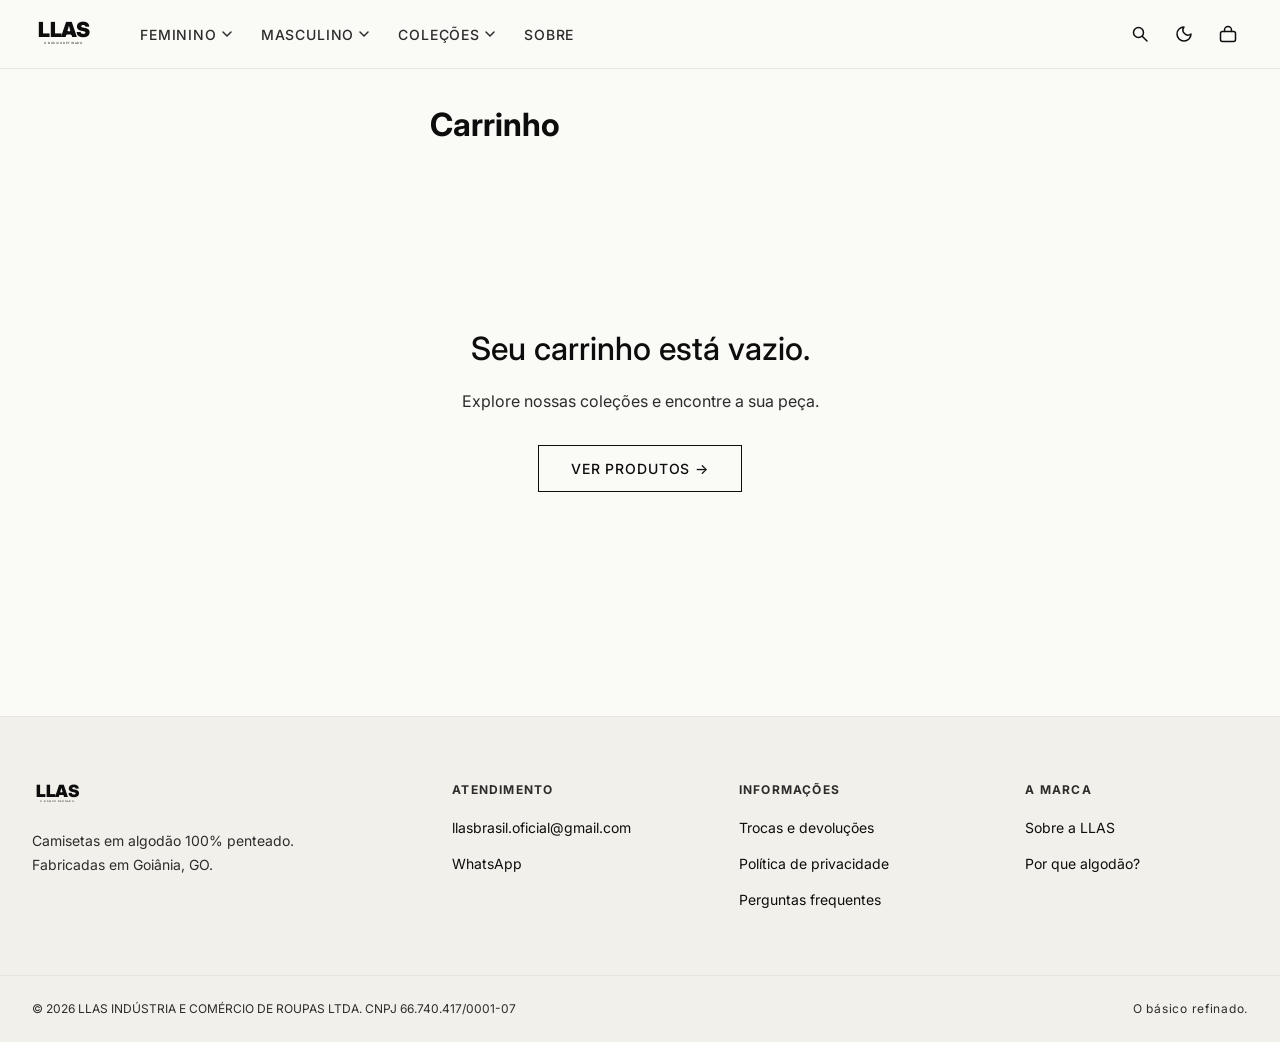
<file: carrinho.html>
<!DOCTYPE html>
<html lang="pt-BR">
<head>
  <meta charset="UTF-8">
  <meta name="viewport" content="width=device-width, initial-scale=1.0">
  <title>Carrinho — LLAS</title>
  <meta name="description" content="Revise seu pedido e finalize a compra. LLAS — O básico refinado.">

  <link rel="preconnect" href="https://fonts.googleapis.com">
  <link rel="preconnect" href="https://fonts.gstatic.com" crossorigin>
  <link href="https://fonts.googleapis.com/css2?family=Cormorant+Garamond:wght@400;500&family=Inter:wght@300;400;500;700;900&display=swap" rel="stylesheet">

  <link rel="stylesheet" href="/css/reset.css">
  <link rel="stylesheet" href="/css/variables.css">
  <link rel="stylesheet" href="/css/style.css">
  <link rel="stylesheet" href="/css/components/header.css">
  <link rel="stylesheet" href="/css/components/mega-menu.css">
  <link rel="stylesheet" href="/css/components/side-cart.css">
  <link rel="stylesheet" href="/css/components/footer.css">
  <link rel="stylesheet" href="/css/pages/carrinho.css">

  <script>
    (function () {
      var s = localStorage.getItem('llas-theme');
      var p = window.matchMedia('(prefers-color-scheme: dark)').matches ? 'dark' : 'light';
      document.documentElement.setAttribute('data-theme', s || p);
    })();
  </script>
</head>

<body>

  <!-- HEADER ══════════════════════════════════════════════ -->
  <header class="site-header" id="site-header">
    <div class="site-header__inner">
      <button class="site-header__hamburger" id="nav-toggle" aria-label="Abrir menu" aria-expanded="false" aria-controls="mobile-drawer" type="button">
        <svg width="20" height="20" viewBox="0 0 20 20" fill="none" aria-hidden="true"><line x1="2" y1="5" x2="18" y2="5" stroke="currentColor" stroke-width="1.5" stroke-linecap="round"/><line x1="2" y1="10" x2="18" y2="10" stroke="currentColor" stroke-width="1.5" stroke-linecap="round"/><line x1="2" y1="15" x2="18" y2="15" stroke="currentColor" stroke-width="1.5" stroke-linecap="round"/></svg>
      </button>
      <a href="/" class="site-header__logo" aria-label="LLAS — Início">
        <svg xmlns="http://www.w3.org/2000/svg" viewBox="0 0 400 200" role="img" aria-label="LLAS"><title>LLAS</title>
          <text x="200" y="120" font-family="'Inter','Helvetica Neue',Arial,sans-serif" font-weight="900" font-size="130" letter-spacing="-2" text-anchor="middle" fill="currentColor">LLAS</text>
          <text x="200" y="160" font-family="'Inter','Helvetica Neue',Arial,sans-serif" font-weight="400" font-size="18" letter-spacing="3" text-anchor="middle" fill="currentColor">O BÁSICO REFINADO.</text>
        </svg>
      </a>
      <nav class="site-header__nav" aria-label="Navegação principal">
        <button class="nav-item" data-menu="feminino" aria-expanded="false" aria-haspopup="true" type="button">Feminino<svg class="nav-item__chevron" width="12" height="12" viewBox="0 0 12 12" fill="none" aria-hidden="true"><path d="M2 4l4 4 4-4" stroke="currentColor" stroke-width="1.5" stroke-linecap="round" stroke-linejoin="round"/></svg></button>
        <button class="nav-item" data-menu="masculino" aria-expanded="false" aria-haspopup="true" type="button">Masculino<svg class="nav-item__chevron" width="12" height="12" viewBox="0 0 12 12" fill="none" aria-hidden="true"><path d="M2 4l4 4 4-4" stroke="currentColor" stroke-width="1.5" stroke-linecap="round" stroke-linejoin="round"/></svg></button>
        <button class="nav-item" data-menu="colecoes" aria-expanded="false" aria-haspopup="true" type="button">Coleções<svg class="nav-item__chevron" width="12" height="12" viewBox="0 0 12 12" fill="none" aria-hidden="true"><path d="M2 4l4 4 4-4" stroke="currentColor" stroke-width="1.5" stroke-linecap="round" stroke-linejoin="round"/></svg></button>
        <a href="/sobre" class="nav-item">Sobre</a>
      </nav>
      <div class="site-header__actions">
        <button class="header-action header-action--search" aria-label="Buscar" type="button"><svg width="20" height="20" viewBox="0 0 20 20" fill="none" aria-hidden="true"><circle cx="8.5" cy="8.5" r="5" stroke="currentColor" stroke-width="1.5"/><line x1="12.5" y1="12.5" x2="17" y2="17" stroke="currentColor" stroke-width="1.5" stroke-linecap="round"/></svg></button>
        <button class="header-action" data-theme-toggle aria-label="Ativar modo escuro" aria-pressed="false" type="button">
          <svg class="icon-moon" width="20" height="20" viewBox="0 0 20 20" fill="none" aria-hidden="true"><path d="M10 3a7 7 0 1 0 7 7A5 5 0 0 1 10 3z" stroke="currentColor" stroke-width="1.5" stroke-linecap="round" stroke-linejoin="round"/></svg>
          <svg class="icon-sun" width="20" height="20" viewBox="0 0 20 20" fill="none" aria-hidden="true"><circle cx="10" cy="10" r="3.5" stroke="currentColor" stroke-width="1.5"/><line x1="10" y1="2" x2="10" y2="4.5" stroke="currentColor" stroke-width="1.5" stroke-linecap="round"/><line x1="10" y1="15.5" x2="10" y2="18" stroke="currentColor" stroke-width="1.5" stroke-linecap="round"/><line x1="2" y1="10" x2="4.5" y2="10" stroke="currentColor" stroke-width="1.5" stroke-linecap="round"/><line x1="15.5" y1="10" x2="18" y2="10" stroke="currentColor" stroke-width="1.5" stroke-linecap="round"/><line x1="4.1" y1="4.1" x2="5.9" y2="5.9" stroke="currentColor" stroke-width="1.5" stroke-linecap="round"/><line x1="14.1" y1="14.1" x2="15.9" y2="15.9" stroke="currentColor" stroke-width="1.5" stroke-linecap="round"/><line x1="4.1" y1="15.9" x2="5.9" y2="14.1" stroke="currentColor" stroke-width="1.5" stroke-linecap="round"/><line x1="14.1" y1="5.9" x2="15.9" y2="4.1" stroke="currentColor" stroke-width="1.5" stroke-linecap="round"/></svg>
        </button>
        <button class="header-action" aria-label="Carrinho" type="button">
          <svg width="20" height="20" viewBox="0 0 20 20" fill="none" aria-hidden="true"><path d="M6.5 7.5V6a3.5 3.5 0 0 1 7 0v1.5" stroke="currentColor" stroke-width="1.5" stroke-linecap="round"/><rect x="2.5" y="7.5" width="15" height="10" rx="2" stroke="currentColor" stroke-width="1.5"/></svg>
          <span class="cart-badge" id="cart-badge" data-count="0" aria-hidden="true"></span>
        </button>
      </div>
    </div>
    <div class="mega-menu" id="mega-menu-feminino" role="region" aria-label="Menu Feminino"><div class="mega-menu__inner"><div class="mega-menu__col"><h2 class="mega-menu__heading">Coleções</h2><ul class="mega-menu__list"><li><a href="/feminino/basica" class="mega-menu__link">Básica</a></li><li><a href="/feminino/copa-brasil" class="mega-menu__link">Copa Brasil 2026</a></li><li><a href="/feminino/brazilidades" class="mega-menu__link">Brazilidades</a></li></ul></div><div class="mega-menu__col"><h2 class="mega-menu__heading">Modelagens</h2><ul class="mega-menu__list"><li><a href="/feminino/basica/gola-alta" class="mega-menu__link">Gola alta</a></li><li><a href="/feminino/basica" class="mega-menu__link">Gola comum</a></li></ul></div><div class="mega-menu__col"><h2 class="mega-menu__heading">Destaques</h2><ul class="mega-menu__list"><li><a href="/feminino" class="mega-menu__link">Lançamentos</a></li><li><a href="/masculino" class="mega-menu__link">Masculino</a></li></ul></div></div></div>
    <div class="mega-menu" id="mega-menu-masculino" role="region" aria-label="Menu Masculino"><div class="mega-menu__inner"><div class="mega-menu__col"><h2 class="mega-menu__heading">Coleções</h2><ul class="mega-menu__list"><li><a href="/masculino/basica" class="mega-menu__link">Básica</a></li><li><a href="/masculino/copa-brasil" class="mega-menu__link">Copa Brasil 2026</a></li></ul></div></div></div>
    <div class="mega-menu" id="mega-menu-colecoes" role="region" aria-label="Menu Coleções"><div class="mega-menu__inner"><div class="mega-menu__col"><h2 class="mega-menu__heading">Coleções</h2><ul class="mega-menu__list"><li><a href="/feminino/basica" class="mega-menu__link">Básica — permanente</a></li><li><a href="/feminino/copa-brasil" class="mega-menu__link">Copa Brasil 2026</a></li><li><a href="/feminino/brazilidades" class="mega-menu__link">Brazilidades</a></li></ul></div></div></div>
  </header>

  <!-- DRAWER MOBILE -->
  <div class="mobile-drawer" id="mobile-drawer" aria-hidden="true">
    <div class="mobile-drawer__backdrop" aria-hidden="true"></div>
    <div class="mobile-drawer__panel" role="dialog" aria-modal="true" aria-label="Menu">
      <div class="mobile-drawer__header">
        <a href="/" class="mobile-drawer__logo" aria-label="LLAS"><svg xmlns="http://www.w3.org/2000/svg" viewBox="0 0 400 200" aria-hidden="true"><text x="200" y="120" font-family="'Inter','Helvetica Neue',Arial,sans-serif" font-weight="900" font-size="130" letter-spacing="-2" text-anchor="middle" fill="currentColor">LLAS</text><text x="200" y="160" font-family="'Inter','Helvetica Neue',Arial,sans-serif" font-weight="400" font-size="18" letter-spacing="3" text-anchor="middle" fill="currentColor">O BÁSICO REFINADO.</text></svg></a>
        <button class="mobile-drawer__close" id="drawer-fechar" aria-label="Fechar menu" type="button"><svg width="20" height="20" viewBox="0 0 20 20" fill="none" aria-hidden="true"><line x1="4" y1="4" x2="16" y2="16" stroke="currentColor" stroke-width="1.5" stroke-linecap="round"/><line x1="16" y1="4" x2="4" y2="16" stroke="currentColor" stroke-width="1.5" stroke-linecap="round"/></svg></button>
      </div>
      <nav class="mobile-drawer__nav" aria-label="Navegação">
        <div class="mobile-drawer__item"><a href="/feminino" class="mobile-drawer__direct-link">Feminino</a></div>
        <div class="mobile-drawer__item"><a href="/masculino" class="mobile-drawer__direct-link">Masculino</a></div>
        <div class="mobile-drawer__item"><a href="/sobre" class="mobile-drawer__direct-link">Sobre</a></div>
        <div class="mobile-drawer__item"><a href="/algodao" class="mobile-drawer__direct-link">Por que algodão?</a></div>
      </nav>
    </div>
  </div>

  <!-- MAIN ════════════════════════════════════════════════ -->
  <main class="carrinho-page">
    <h1 class="carrinho-page__titulo">
      Carrinho
      <span style="font-size: var(--fs-sm); font-weight: var(--fw-regular); color: var(--cor-texto-soft); margin-left: var(--space-2);" id="carrinho-contagem"></span>
    </h1>

    <!-- Estado vazio (oculto quando há itens) -->
    <div class="carrinho-vazio" id="carrinho-vazio" style="display:none;">
      <p class="carrinho-vazio__titulo">Seu carrinho está vazio.</p>
      <p class="carrinho-vazio__texto">Explore nossas coleções e encontre a sua peça.</p>
      <a href="/feminino" class="carrinho-vazio__link">Ver produtos →</a>
    </div>

    <!-- Grid: itens + resumo -->
    <div class="carrinho-page__grid" id="carrinho-grid">

      <!-- Lista de itens -->
      <div class="carrinho-itens" id="carrinho-itens">
        <!-- Populado por carrinho.js -->
      </div>

      <!-- Resumo do pedido -->
      <aside class="carrinho-resumo" id="carrinho-resumo" aria-label="Resumo do pedido">
        <h2 class="carrinho-resumo__titulo">Resumo do pedido</h2>

        <div class="carrinho-resumo__linha">
          <span class="carrinho-resumo__linha-label">Subtotal</span>
          <span class="carrinho-resumo__linha-valor" id="carrinho-subtotal">—</span>
        </div>

        <div class="carrinho-resumo__linha">
          <span class="carrinho-resumo__linha-label">Frete</span>
          <span class="carrinho-resumo__linha-valor">A calcular</span>
        </div>

        <p class="carrinho-resumo__frete-info" id="carrinho-frete-info"></p>

        <div class="carrinho-resumo__total">
          <span>Total</span>
          <span id="carrinho-total">—</span>
        </div>

        <a
          href="#"
          class="carrinho-resumo__btn carrinho-resumo__btn--primario carrinho-resumo__btn--desabilitado"
          id="carrinho-btn-whatsapp"
          target="_blank"
          rel="noopener noreferrer"
        >
          Finalizar via WhatsApp
          <svg width="16" height="16" viewBox="0 0 16 16" fill="none" aria-hidden="true"><path d="M3 8h10M9 4l4 4-4 4" stroke="currentColor" stroke-width="1.5" stroke-linecap="round" stroke-linejoin="round"/></svg>
        </a>

        <a href="/feminino" class="carrinho-resumo__continuar">← Continuar comprando</a>
      </aside>

    </div><!-- /.carrinho-page__grid -->
  </main>

  <!-- FOOTER -->
  <footer class="site-footer">
    <div class="site-footer__inner">
      <div>
        <a href="/" class="site-footer__logo" aria-label="LLAS"><svg xmlns="http://www.w3.org/2000/svg" viewBox="0 0 400 200" aria-hidden="true"><text x="200" y="120" font-family="'Inter','Helvetica Neue',Arial,sans-serif" font-weight="900" font-size="130" letter-spacing="-2" text-anchor="middle" fill="currentColor">LLAS</text><text x="200" y="160" font-family="'Inter','Helvetica Neue',Arial,sans-serif" font-weight="400" font-size="18" letter-spacing="3" text-anchor="middle" fill="currentColor">O BÁSICO REFINADO.</text></svg></a>
        <p class="site-footer__desc">Camisetas em algodão 100% penteado. Fabricadas em Goiânia, GO.</p>
      </div>
      <div><h3 class="site-footer__heading">Atendimento</h3><ul class="site-footer__links"><li><a href="mailto:llasbrasil.oficial@gmail.com">llasbrasil.oficial@gmail.com</a></li><li><a href="#">WhatsApp</a></li></ul></div>
      <div><h3 class="site-footer__heading">Informações</h3><ul class="site-footer__links"><li><a href="/trocas">Trocas e devoluções</a></li><li><a href="/politica-privacidade">Política de privacidade</a></li><li><a href="/faq">Perguntas frequentes</a></li></ul></div>
      <div><h3 class="site-footer__heading">A marca</h3><ul class="site-footer__links"><li><a href="/sobre">Sobre a LLAS</a></li><li><a href="/algodao">Por que algodão?</a></li></ul></div>
    </div>
    <div class="site-footer__bottom">
      <div class="site-footer__bottom-inner">
        <p class="site-footer__legal">© 2026 LLAS INDÚSTRIA E COMÉRCIO DE ROUPAS LTDA. CNPJ 66.740.417/0001-07</p>
        <p class="site-footer__tagline">O básico refinado.</p>
      </div>
    </div>
  </footer>

  <script type="module" src="/js/theme-toggle.js"></script>
  <script type="module" src="/js/mega-menu.js"></script>
  <script type="module" src="/js/main.js"></script>
  <script type="module" src="/js/carrinho.js"></script>

</body>
</html>
</file>
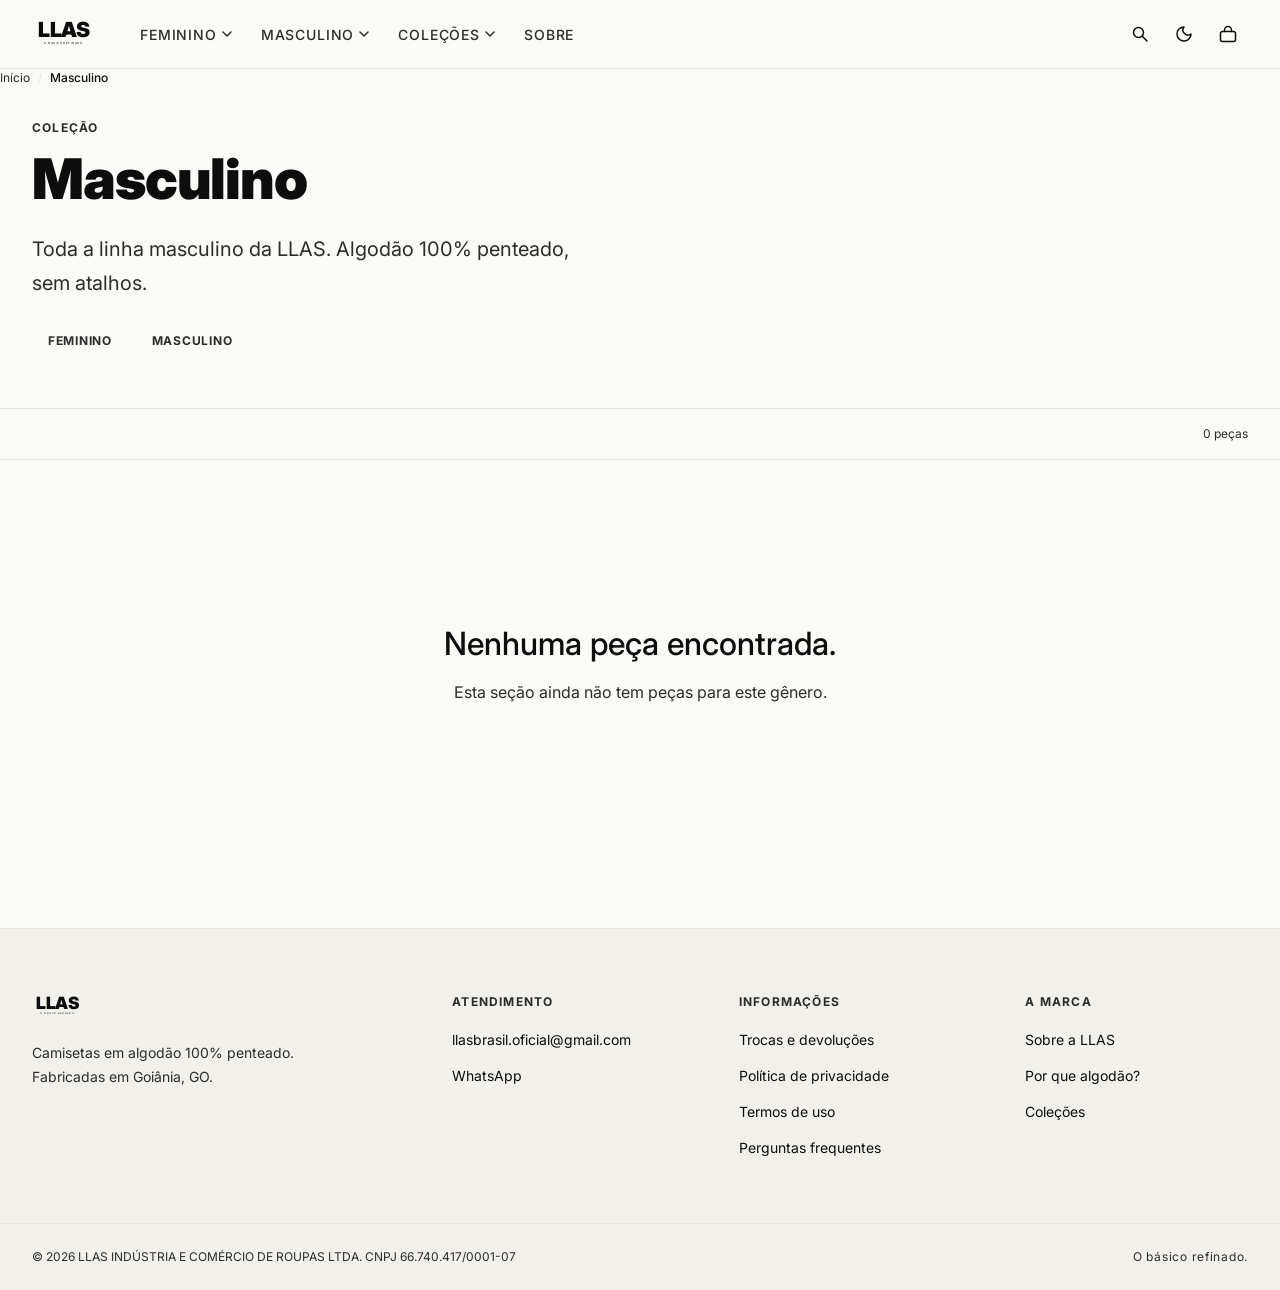
<file: colecao.html>
<!DOCTYPE html>
<html lang="pt-BR">
<head>
  <meta charset="UTF-8">
  <meta name="viewport" content="width=device-width, initial-scale=1.0">

  <!-- Title e meta atualizados por plp.js -->
  <title>Coleção — LLAS</title>
  <meta name="description" content="Camisetas em algodão 100% penteado. Sem misturas, sem atalhos.">

  <link rel="preconnect" href="https://fonts.googleapis.com">
  <link rel="preconnect" href="https://fonts.gstatic.com" crossorigin>
  <link href="https://fonts.googleapis.com/css2?family=Cormorant+Garamond:wght@400;500&family=Inter:wght@300;400;500;700;900&display=swap" rel="stylesheet">

  <link rel="stylesheet" href="/css/reset.css">
  <link rel="stylesheet" href="/css/variables.css">
  <link rel="stylesheet" href="/css/style.css">
  <link rel="stylesheet" href="/css/components/header.css">
  <link rel="stylesheet" href="/css/components/mega-menu.css">
  <link rel="stylesheet" href="/css/components/product-card.css">
  <link rel="stylesheet" href="/css/components/side-cart.css">
  <link rel="stylesheet" href="/css/components/footer.css">
  <link rel="stylesheet" href="/css/pages/plp.css">

  <script>
    (function () {
      var s = localStorage.getItem('llas-theme');
      var p = window.matchMedia('(prefers-color-scheme: dark)').matches ? 'dark' : 'light';
      document.documentElement.setAttribute('data-theme', s || p);
    })();
  </script>
</head>

<body>

  <!-- HEADER ══════════════════════════════════════════════ -->
  <header class="site-header" id="site-header">
    <div class="site-header__inner">

      <button class="site-header__hamburger" id="nav-toggle"
        aria-label="Abrir menu" aria-expanded="false" aria-controls="mobile-drawer" type="button">
        <svg width="20" height="20" viewBox="0 0 20 20" fill="none" aria-hidden="true">
          <line x1="2" y1="5"  x2="18" y2="5"  stroke="currentColor" stroke-width="1.5" stroke-linecap="round"/>
          <line x1="2" y1="10" x2="18" y2="10" stroke="currentColor" stroke-width="1.5" stroke-linecap="round"/>
          <line x1="2" y1="15" x2="18" y2="15" stroke="currentColor" stroke-width="1.5" stroke-linecap="round"/>
        </svg>
      </button>

      <a href="/" class="site-header__logo" aria-label="LLAS — Início">
        <svg xmlns="http://www.w3.org/2000/svg" viewBox="0 0 400 200" role="img" aria-label="LLAS">
          <title>LLAS</title>
          <text x="200" y="120" font-family="'Inter','Helvetica Neue',Arial,sans-serif" font-weight="900" font-size="130" letter-spacing="-2" text-anchor="middle" fill="currentColor">LLAS</text>
          <text x="200" y="160" font-family="'Inter','Helvetica Neue',Arial,sans-serif" font-weight="400" font-size="18" letter-spacing="3" text-anchor="middle" fill="currentColor">O BÁSICO REFINADO.</text>
        </svg>
      </a>

      <nav class="site-header__nav" aria-label="Navegação principal">
        <button class="nav-item" data-menu="feminino" aria-expanded="false" aria-haspopup="true" type="button">Feminino<svg class="nav-item__chevron" width="12" height="12" viewBox="0 0 12 12" fill="none" aria-hidden="true"><path d="M2 4l4 4 4-4" stroke="currentColor" stroke-width="1.5" stroke-linecap="round" stroke-linejoin="round"/></svg></button>
        <button class="nav-item" data-menu="masculino" aria-expanded="false" aria-haspopup="true" type="button">Masculino<svg class="nav-item__chevron" width="12" height="12" viewBox="0 0 12 12" fill="none" aria-hidden="true"><path d="M2 4l4 4 4-4" stroke="currentColor" stroke-width="1.5" stroke-linecap="round" stroke-linejoin="round"/></svg></button>
        <button class="nav-item" data-menu="colecoes" aria-expanded="false" aria-haspopup="true" type="button">Coleções<svg class="nav-item__chevron" width="12" height="12" viewBox="0 0 12 12" fill="none" aria-hidden="true"><path d="M2 4l4 4 4-4" stroke="currentColor" stroke-width="1.5" stroke-linecap="round" stroke-linejoin="round"/></svg></button>
        <a href="/sobre" class="nav-item">Sobre</a>
      </nav>

      <div class="site-header__actions">
        <button class="header-action header-action--search" aria-label="Buscar" type="button">
          <svg width="20" height="20" viewBox="0 0 20 20" fill="none" aria-hidden="true"><circle cx="8.5" cy="8.5" r="5" stroke="currentColor" stroke-width="1.5"/><line x1="12.5" y1="12.5" x2="17" y2="17" stroke="currentColor" stroke-width="1.5" stroke-linecap="round"/></svg>
        </button>
        <button class="header-action" data-theme-toggle aria-label="Ativar modo escuro" aria-pressed="false" type="button">
          <svg class="icon-moon" width="20" height="20" viewBox="0 0 20 20" fill="none" aria-hidden="true"><path d="M10 3a7 7 0 1 0 7 7A5 5 0 0 1 10 3z" stroke="currentColor" stroke-width="1.5" stroke-linecap="round" stroke-linejoin="round"/></svg>
          <svg class="icon-sun" width="20" height="20" viewBox="0 0 20 20" fill="none" aria-hidden="true"><circle cx="10" cy="10" r="3.5" stroke="currentColor" stroke-width="1.5"/><line x1="10" y1="2" x2="10" y2="4.5" stroke="currentColor" stroke-width="1.5" stroke-linecap="round"/><line x1="10" y1="15.5" x2="10" y2="18" stroke="currentColor" stroke-width="1.5" stroke-linecap="round"/><line x1="2" y1="10" x2="4.5" y2="10" stroke="currentColor" stroke-width="1.5" stroke-linecap="round"/><line x1="15.5" y1="10" x2="18" y2="10" stroke="currentColor" stroke-width="1.5" stroke-linecap="round"/><line x1="4.1" y1="4.1" x2="5.9" y2="5.9" stroke="currentColor" stroke-width="1.5" stroke-linecap="round"/><line x1="14.1" y1="14.1" x2="15.9" y2="15.9" stroke="currentColor" stroke-width="1.5" stroke-linecap="round"/><line x1="4.1" y1="15.9" x2="5.9" y2="14.1" stroke="currentColor" stroke-width="1.5" stroke-linecap="round"/><line x1="14.1" y1="5.9" x2="15.9" y2="4.1" stroke="currentColor" stroke-width="1.5" stroke-linecap="round"/></svg>
        </button>
        <button class="header-action" aria-label="Carrinho" type="button">
          <svg width="20" height="20" viewBox="0 0 20 20" fill="none" aria-hidden="true"><path d="M6.5 7.5V6a3.5 3.5 0 0 1 7 0v1.5" stroke="currentColor" stroke-width="1.5" stroke-linecap="round"/><rect x="2.5" y="7.5" width="15" height="10" rx="2" stroke="currentColor" stroke-width="1.5"/></svg>
          <span class="cart-badge" id="cart-badge" data-count="0" aria-hidden="true"></span>
        </button>
      </div>
    </div>

    <div class="mega-menu" id="mega-menu-feminino" role="region" aria-label="Menu Feminino"><div class="mega-menu__inner"><div class="mega-menu__col"><h2 class="mega-menu__heading">Coleções</h2><ul class="mega-menu__list"><li><a href="/feminino/basica" class="mega-menu__link">Básica</a></li><li><a href="/feminino/copa-brasil" class="mega-menu__link">Copa Brasil 2026 <span class="mega-menu__badge">Sazonal</span></a></li><li><a href="/feminino/brazilidades" class="mega-menu__link">Brazilidades</a></li></ul></div><div class="mega-menu__col"><h2 class="mega-menu__heading">Modelagens</h2><ul class="mega-menu__list"><li><a href="/feminino/basica/gola-alta" class="mega-menu__link">Gola alta</a></li><li><a href="/feminino/basica" class="mega-menu__link">Gola comum</a></li><li><a href="/feminino/copa-brasil" class="mega-menu__link">Cropped</a></li></ul></div><div class="mega-menu__col"><h2 class="mega-menu__heading">Destaques</h2><ul class="mega-menu__list"><li><a href="/feminino" class="mega-menu__link">Lançamentos</a></li><li><a href="/feminino" class="mega-menu__link">Mais vendidos</a></li><li><a href="/feminino" class="mega-menu__link">Últimas peças</a></li></ul></div></div></div>
    <div class="mega-menu" id="mega-menu-masculino" role="region" aria-label="Menu Masculino"><div class="mega-menu__inner"><div class="mega-menu__col"><h2 class="mega-menu__heading">Coleções</h2><ul class="mega-menu__list"><li><a href="/masculino/basica" class="mega-menu__link">Básica</a></li><li><a href="/masculino/copa-brasil" class="mega-menu__link">Copa Brasil 2026 <span class="mega-menu__badge">Sazonal</span></a></li><li><a href="/masculino/brazilidades" class="mega-menu__link">Brazilidades</a></li></ul></div><div class="mega-menu__col"><h2 class="mega-menu__heading">Modelagens</h2><ul class="mega-menu__list"><li><a href="/masculino/basica/gola-alta" class="mega-menu__link">Gola alta</a></li><li><a href="/masculino/basica" class="mega-menu__link">Gola comum</a></li></ul></div><div class="mega-menu__col"><h2 class="mega-menu__heading">Destaques</h2><ul class="mega-menu__list"><li><a href="/masculino" class="mega-menu__link">Lançamentos</a></li><li><a href="/masculino" class="mega-menu__link">Mais vendidos</a></li><li><a href="/masculino" class="mega-menu__link">Últimas peças</a></li></ul></div></div></div>
    <div class="mega-menu" id="mega-menu-colecoes" role="region" aria-label="Menu Coleções"><div class="mega-menu__inner"><div class="mega-menu__col"><h2 class="mega-menu__heading">Todas as coleções</h2><ul class="mega-menu__list"><li><a href="/feminino/basica" class="mega-menu__link">Básica — permanente</a></li><li><a href="/feminino/copa-brasil" class="mega-menu__link">Copa Brasil 2026 <span class="mega-menu__badge">Sazonal</span></a></li><li><a href="/feminino/brazilidades" class="mega-menu__link">Brazilidades</a></li></ul></div><div class="mega-menu__col"><h2 class="mega-menu__heading">Por gênero</h2><ul class="mega-menu__list"><li><a href="/feminino" class="mega-menu__link">Feminino</a></li><li><a href="/masculino" class="mega-menu__link">Masculino</a></li></ul></div><div class="mega-menu__col"><h2 class="mega-menu__heading">A marca</h2><ul class="mega-menu__list"><li><a href="/sobre" class="mega-menu__link">Sobre a LLAS</a></li><li><a href="/algodao" class="mega-menu__link">Por que algodão?</a></li></ul></div></div></div>
  </header>

  <!-- DRAWER MOBILE ═══════════════════════════════════════ -->
  <div class="mobile-drawer" id="mobile-drawer" aria-hidden="true">
    <div class="mobile-drawer__backdrop" aria-hidden="true"></div>
    <div class="mobile-drawer__panel" role="dialog" aria-modal="true" aria-label="Menu">
      <div class="mobile-drawer__header">
        <a href="/" class="mobile-drawer__logo" aria-label="LLAS"><svg xmlns="http://www.w3.org/2000/svg" viewBox="0 0 400 200" aria-hidden="true"><text x="200" y="120" font-family="'Inter','Helvetica Neue',Arial,sans-serif" font-weight="900" font-size="130" letter-spacing="-2" text-anchor="middle" fill="currentColor">LLAS</text><text x="200" y="160" font-family="'Inter','Helvetica Neue',Arial,sans-serif" font-weight="400" font-size="18" letter-spacing="3" text-anchor="middle" fill="currentColor">O BÁSICO REFINADO.</text></svg></a>
        <button class="mobile-drawer__close" id="drawer-fechar" aria-label="Fechar menu" type="button"><svg width="20" height="20" viewBox="0 0 20 20" fill="none" aria-hidden="true"><line x1="4" y1="4" x2="16" y2="16" stroke="currentColor" stroke-width="1.5" stroke-linecap="round"/><line x1="16" y1="4" x2="4" y2="16" stroke="currentColor" stroke-width="1.5" stroke-linecap="round"/></svg></button>
      </div>
      <nav class="mobile-drawer__nav" aria-label="Navegação principal">
        <div class="mobile-drawer__item"><button class="mobile-drawer__trigger" aria-expanded="false" aria-controls="drawer-feminino" type="button">Feminino<svg class="mobile-drawer__trigger-chevron" width="14" height="14" viewBox="0 0 14 14" fill="none" aria-hidden="true"><path d="M2.5 5l4.5 4.5L11.5 5" stroke="currentColor" stroke-width="1.5" stroke-linecap="round" stroke-linejoin="round"/></svg></button>
          <div class="mobile-drawer__sub" id="drawer-feminino" hidden><div class="mobile-drawer__sub-group"><span class="mobile-drawer__sub-label">Coleções</span><a href="/feminino/basica" class="mobile-drawer__sub-link">Básica</a><a href="/feminino/copa-brasil" class="mobile-drawer__sub-link">Copa Brasil 2026</a><a href="/feminino/brazilidades" class="mobile-drawer__sub-link">Brazilidades</a></div></div>
        </div>
        <div class="mobile-drawer__item"><button class="mobile-drawer__trigger" aria-expanded="false" aria-controls="drawer-masculino" type="button">Masculino<svg class="mobile-drawer__trigger-chevron" width="14" height="14" viewBox="0 0 14 14" fill="none" aria-hidden="true"><path d="M2.5 5l4.5 4.5L11.5 5" stroke="currentColor" stroke-width="1.5" stroke-linecap="round" stroke-linejoin="round"/></svg></button>
          <div class="mobile-drawer__sub" id="drawer-masculino" hidden><div class="mobile-drawer__sub-group"><span class="mobile-drawer__sub-label">Coleções</span><a href="/masculino/basica" class="mobile-drawer__sub-link">Básica</a><a href="/masculino/copa-brasil" class="mobile-drawer__sub-link">Copa Brasil 2026</a><a href="/masculino/brazilidades" class="mobile-drawer__sub-link">Brazilidades</a></div></div>
        </div>
        <div class="mobile-drawer__item"><a href="/sobre" class="mobile-drawer__direct-link">Sobre</a></div>
        <div class="mobile-drawer__item"><a href="/algodao" class="mobile-drawer__direct-link">Por que algodão?</a></div>
      </nav>
    </div>
  </div>

  <!-- MAIN ════════════════════════════════════════════════ -->
  <main>

    <!-- Breadcrumb (preenchido por plp.js) -->
    <nav id="breadcrumb" aria-label="Caminho de navegação"></nav>

    <!-- Hero da coleção -->
    <div class="plp-hero">
      <p class="plp-hero__eyebrow" id="plp-eyebrow">Coleção</p>
      <h1 class="plp-hero__titulo" id="plp-titulo"></h1>
      <p class="plp-hero__manifesto" id="plp-manifesto"></p>

      <!-- Tabs para alternar gênero dentro da mesma coleção -->
      <div class="plp-genero-tabs" role="tablist" aria-label="Gênero">
        <a href="#" class="plp-genero-tab" id="tab-feminino" role="tab">Feminino</a>
        <a href="#" class="plp-genero-tab" id="tab-masculino" role="tab">Masculino</a>
      </div>
    </div>

    <!-- Barra de filtros -->
    <div class="plp-filtros">
      <div class="plp-filtros__chips" id="filtros-colecao">
        <!-- Sem chips nesta PLP: já estamos dentro de uma coleção -->
      </div>
      <span class="plp-filtros__contagem" id="plp-contagem" aria-live="polite"></span>
    </div>

    <!-- Grid de produtos -->
    <div class="plp-grid">
      <div class="plp-grid__produtos" id="plp-grid" aria-live="polite">
        <!-- Preenchido por plp.js -->
      </div>
    </div>

  </main>

  <!-- FOOTER ══════════════════════════════════════════════ -->
  <footer class="site-footer">
    <div class="site-footer__inner">
      <div>
        <a href="/" class="site-footer__logo" aria-label="LLAS"><svg xmlns="http://www.w3.org/2000/svg" viewBox="0 0 400 200" aria-hidden="true"><text x="200" y="120" font-family="'Inter','Helvetica Neue',Arial,sans-serif" font-weight="900" font-size="130" letter-spacing="-2" text-anchor="middle" fill="currentColor">LLAS</text><text x="200" y="160" font-family="'Inter','Helvetica Neue',Arial,sans-serif" font-weight="400" font-size="18" letter-spacing="3" text-anchor="middle" fill="currentColor">O BÁSICO REFINADO.</text></svg></a>
        <p class="site-footer__desc">Camisetas em algodão 100% penteado. Fabricadas em Goiânia, GO.</p>
      </div>
      <div><h3 class="site-footer__heading">Atendimento</h3><ul class="site-footer__links"><li><a href="mailto:llasbrasil.oficial@gmail.com">llasbrasil.oficial@gmail.com</a></li><li><a href="#">WhatsApp</a></li></ul></div>
      <div><h3 class="site-footer__heading">Informações</h3><ul class="site-footer__links"><li><a href="/trocas">Trocas e devoluções</a></li><li><a href="/politica-privacidade">Política de privacidade</a></li><li><a href="/termos">Termos de uso</a></li><li><a href="/faq">Perguntas frequentes</a></li></ul></div>
      <div><h3 class="site-footer__heading">A marca</h3><ul class="site-footer__links"><li><a href="/sobre">Sobre a LLAS</a></li><li><a href="/algodao">Por que algodão?</a></li><li><a href="/feminino">Coleções</a></li></ul></div>
    </div>
    <div class="site-footer__bottom">
      <div class="site-footer__bottom-inner">
        <p class="site-footer__legal">© 2026 LLAS INDÚSTRIA E COMÉRCIO DE ROUPAS LTDA. CNPJ 66.740.417/0001-07</p>
        <p class="site-footer__tagline">O básico refinado.</p>
      </div>
    </div>
  </footer>

  <script type="module" src="/js/theme-toggle.js"></script>
  <script type="module" src="/js/mega-menu.js"></script>
  <script type="module" src="/js/main.js"></script>
  <script type="module" src="/js/plp.js"></script>

</body>
</html>
</file>
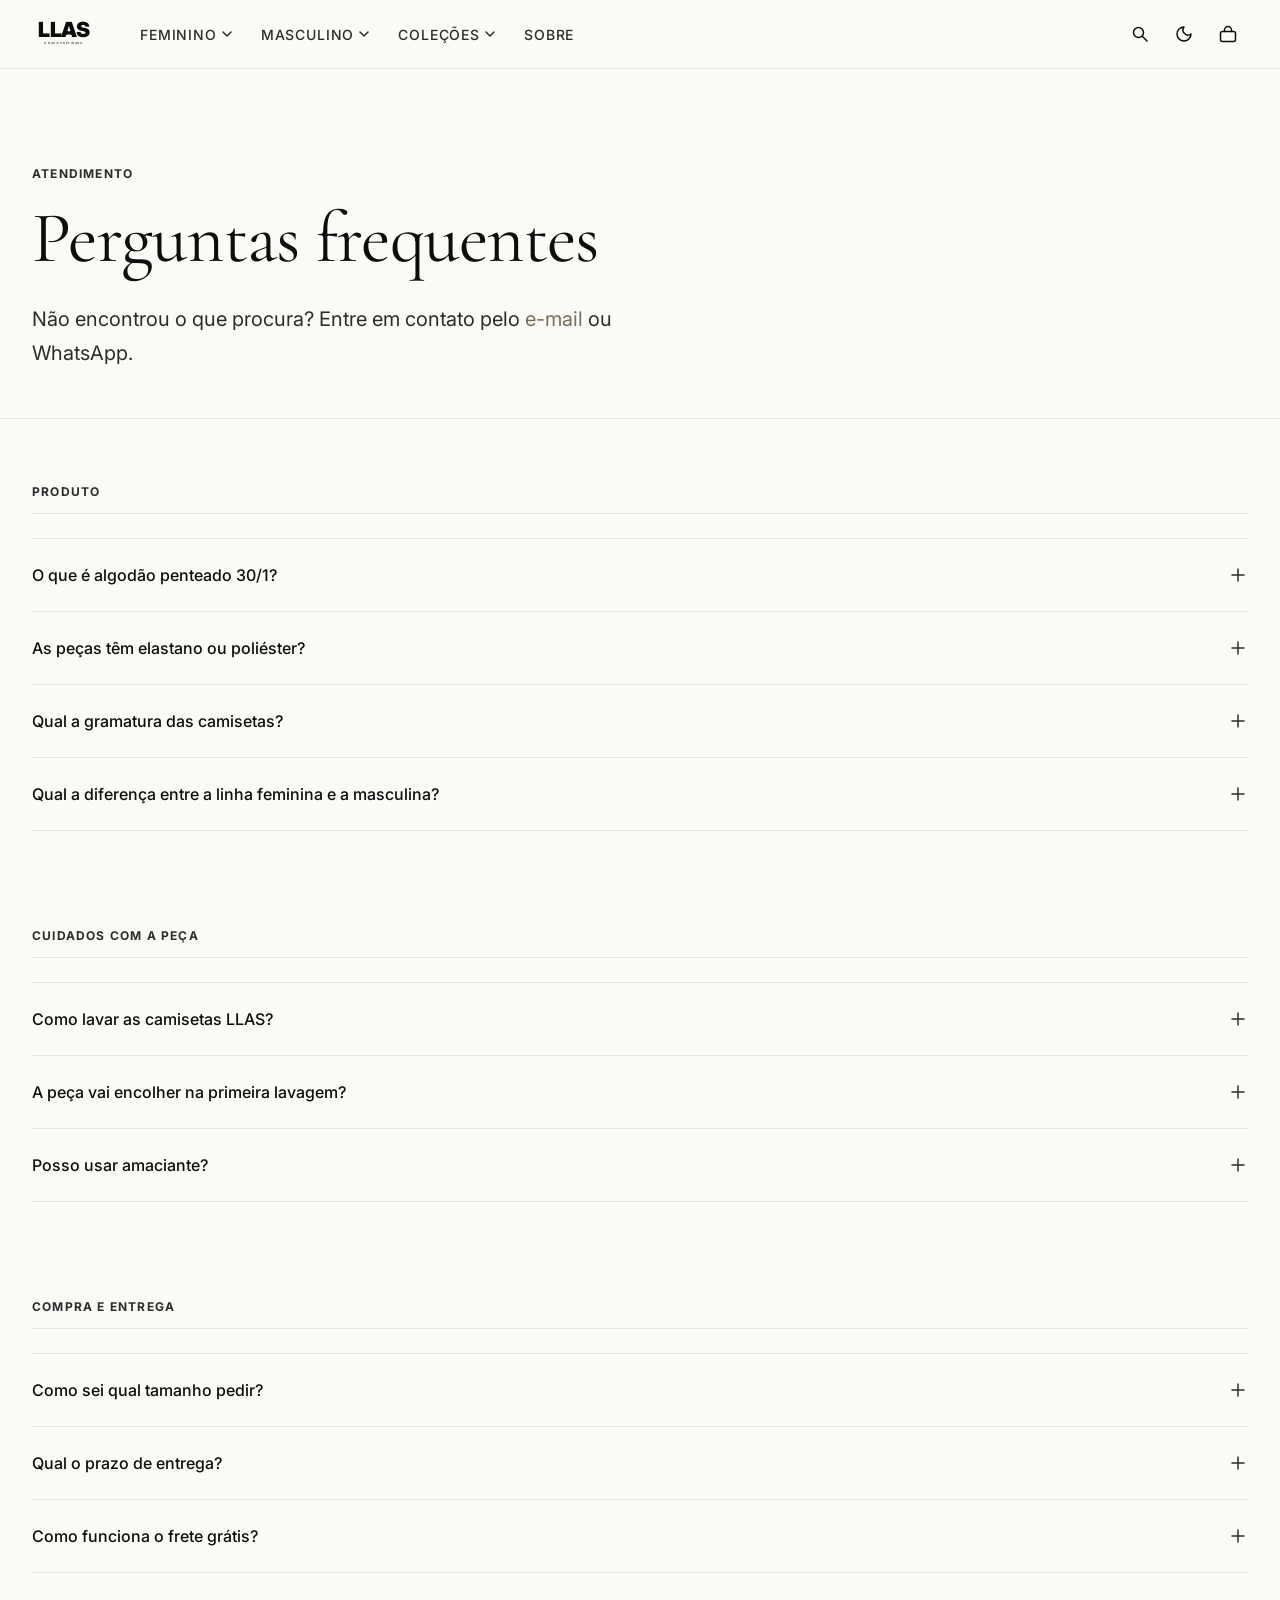
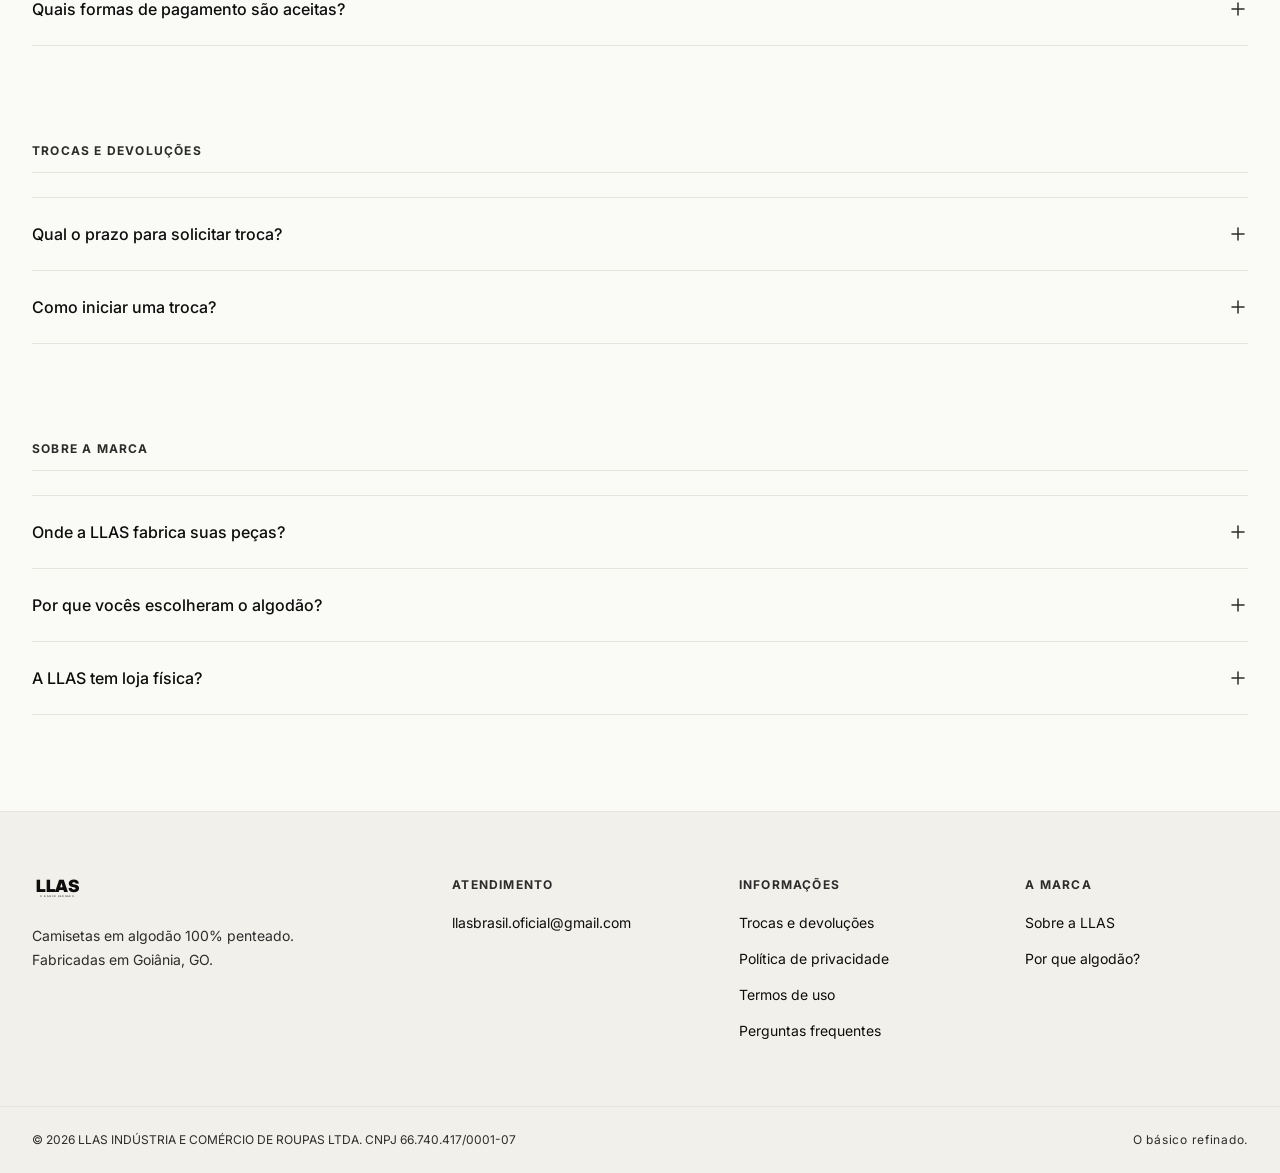
<file: faq.html>
<!DOCTYPE html>
<html lang="pt-BR">
<head>
  <meta charset="UTF-8">
  <meta name="viewport" content="width=device-width, initial-scale=1.0">
  <title>Perguntas frequentes — LLAS</title>
  <meta name="description" content="Dúvidas sobre produto, cuidados, compra, trocas e a marca LLAS. Todas as respostas em um lugar.">
  <link rel="canonical" href="https://llasoficial.com.br/faq">

  <!-- Schema: FAQPage (Rich Results) -->
  <script type="application/ld+json">
  {
    "@context": "https://schema.org",
    "@type": "FAQPage",
    "mainEntity": [
      {
        "@type": "Question",
        "name": "O que é algodão penteado 30/1?",
        "acceptedAnswer": {
          "@type": "Answer",
          "text": "O algodão penteado passa por um processo extra de remoção de fibras curtas e impurezas antes de ser fiado. O resultado é um fio mais longo, mais regular e mais resistente — traduzido em tecido com toque mais macio, superfície mais lisa e maior durabilidade. O número 30/1 indica a espessura do fio: 30 unidades por grama, fio simples."
        }
      },
      {
        "@type": "Question",
        "name": "As camisetas LLAS têm elastano ou poliéster?",
        "acceptedAnswer": {
          "@type": "Answer",
          "text": "Não. A composição é 100% algodão penteado, sem misturas de fibras sintéticas. Isso está impresso na etiqueta de cada peça. Nenhuma peça da linha principal LLAS contém poliéster, elastano, modal, viscose, liocel ou poliamida."
        }
      },
      {
        "@type": "Question",
        "name": "Qual a gramatura das camisetas LLAS?",
        "acceptedAnswer": {
          "@type": "Answer",
          "text": "180 g/m² na linha feminina, 190 g/m² na masculina. Essa gramatura é encorpada o suficiente para não marcar por transparência e leve o suficiente para usar o ano todo no clima brasileiro."
        }
      },
      {
        "@type": "Question",
        "name": "Como lavar as camisetas LLAS?",
        "acceptedAnswer": {
          "@type": "Answer",
          "text": "Máquina em ciclo delicado, água fria (máximo 30°C). Virar a peça ao avesso antes de lavar preserva a cor. Não usar alvejante. Secar à sombra ou em secadora em temperatura baixa. Passar com ferro médio-alto se necessário."
        }
      },
      {
        "@type": "Question",
        "name": "Como funciona o frete grátis da LLAS?",
        "acceptedAnswer": {
          "@type": "Answer",
          "text": "Compras acima de R$ 299 têm frete grátis para todo o Brasil. Abaixo desse valor, o frete é calculado com base no CEP de entrega e exibido no checkout antes da confirmação do pedido."
        }
      },
      {
        "@type": "Question",
        "name": "Qual o prazo para solicitar troca na LLAS?",
        "acceptedAnswer": {
          "@type": "Answer",
          "text": "30 dias corridos a partir da data de recebimento da peça. A peça deve estar em perfeito estado, sem uso, com a etiqueta original intacta."
        }
      },
      {
        "@type": "Question",
        "name": "Onde a LLAS fabrica suas peças?",
        "acceptedAnswer": {
          "@type": "Answer",
          "text": "Em Goiânia, GO. Fabricação própria com controle de qualidade de fio, costura e acabamento em cada peça antes do envio."
        }
      },
      {
        "@type": "Question",
        "name": "Por que a LLAS escolheu o algodão?",
        "acceptedAnswer": {
          "@type": "Answer",
          "text": "Porque o algodão penteado de qualidade não precisa de atalhos para entregar o que uma camiseta deve entregar. Ele já é respirável, já é durável, já é confortável — sem os acabamentos químicos que a indústria aplica em fibras sintéticas para simular essas propriedades."
        }
      }
    ]
  }
  </script>

  <link rel="preconnect" href="https://fonts.googleapis.com">
  <link rel="preconnect" href="https://fonts.gstatic.com" crossorigin>
  <link href="https://fonts.googleapis.com/css2?family=Cormorant+Garamond:wght@400;500&family=Inter:wght@300;400;500;700;900&display=swap" rel="stylesheet">

  <link rel="stylesheet" href="/css/reset.css">
  <link rel="stylesheet" href="/css/variables.css">
  <link rel="stylesheet" href="/css/style.css">
  <link rel="stylesheet" href="/css/components/header.css">
  <link rel="stylesheet" href="/css/components/mega-menu.css">
  <link rel="stylesheet" href="/css/components/side-cart.css">
  <link rel="stylesheet" href="/css/components/footer.css">
  <link rel="stylesheet" href="/css/pages/institucional.css">

  <script>(function(){var s=localStorage.getItem('llas-theme');var p=window.matchMedia('(prefers-color-scheme: dark)').matches?'dark':'light';document.documentElement.setAttribute('data-theme',s||p);})();</script>
</head>
<body>

  <!-- HEADER (condensado) -->
  <header class="site-header" id="site-header">
    <div class="site-header__inner">
      <button class="site-header__hamburger" id="nav-toggle" aria-label="Abrir menu" aria-expanded="false" aria-controls="mobile-drawer" type="button"><svg width="20" height="20" viewBox="0 0 20 20" fill="none" aria-hidden="true"><line x1="2" y1="5" x2="18" y2="5" stroke="currentColor" stroke-width="1.5" stroke-linecap="round"/><line x1="2" y1="10" x2="18" y2="10" stroke="currentColor" stroke-width="1.5" stroke-linecap="round"/><line x1="2" y1="15" x2="18" y2="15" stroke="currentColor" stroke-width="1.5" stroke-linecap="round"/></svg></button>
      <a href="/" class="site-header__logo" aria-label="LLAS — Início"><svg xmlns="http://www.w3.org/2000/svg" viewBox="0 0 400 200" role="img" aria-label="LLAS"><title>LLAS</title><text x="200" y="120" font-family="'Inter','Helvetica Neue',Arial,sans-serif" font-weight="900" font-size="130" letter-spacing="-2" text-anchor="middle" fill="currentColor">LLAS</text><text x="200" y="160" font-family="'Inter','Helvetica Neue',Arial,sans-serif" font-weight="400" font-size="18" letter-spacing="3" text-anchor="middle" fill="currentColor">O BÁSICO REFINADO.</text></svg></a>
      <nav class="site-header__nav" aria-label="Navegação principal">
        <button class="nav-item" data-menu="feminino" aria-expanded="false" aria-haspopup="true" type="button">Feminino<svg class="nav-item__chevron" width="12" height="12" viewBox="0 0 12 12" fill="none" aria-hidden="true"><path d="M2 4l4 4 4-4" stroke="currentColor" stroke-width="1.5" stroke-linecap="round" stroke-linejoin="round"/></svg></button>
        <button class="nav-item" data-menu="masculino" aria-expanded="false" aria-haspopup="true" type="button">Masculino<svg class="nav-item__chevron" width="12" height="12" viewBox="0 0 12 12" fill="none" aria-hidden="true"><path d="M2 4l4 4 4-4" stroke="currentColor" stroke-width="1.5" stroke-linecap="round" stroke-linejoin="round"/></svg></button>
        <button class="nav-item" data-menu="colecoes" aria-expanded="false" aria-haspopup="true" type="button">Coleções<svg class="nav-item__chevron" width="12" height="12" viewBox="0 0 12 12" fill="none" aria-hidden="true"><path d="M2 4l4 4 4-4" stroke="currentColor" stroke-width="1.5" stroke-linecap="round" stroke-linejoin="round"/></svg></button>
        <a href="/sobre" class="nav-item">Sobre</a>
      </nav>
      <div class="site-header__actions">
        <button class="header-action header-action--search" aria-label="Buscar" type="button"><svg width="20" height="20" viewBox="0 0 20 20" fill="none" aria-hidden="true"><circle cx="8.5" cy="8.5" r="5" stroke="currentColor" stroke-width="1.5"/><line x1="12.5" y1="12.5" x2="17" y2="17" stroke="currentColor" stroke-width="1.5" stroke-linecap="round"/></svg></button>
        <button class="header-action" data-theme-toggle aria-label="Ativar modo escuro" aria-pressed="false" type="button"><svg class="icon-moon" width="20" height="20" viewBox="0 0 20 20" fill="none" aria-hidden="true"><path d="M10 3a7 7 0 1 0 7 7A5 5 0 0 1 10 3z" stroke="currentColor" stroke-width="1.5" stroke-linecap="round" stroke-linejoin="round"/></svg><svg class="icon-sun" width="20" height="20" viewBox="0 0 20 20" fill="none" aria-hidden="true"><circle cx="10" cy="10" r="3.5" stroke="currentColor" stroke-width="1.5"/><line x1="10" y1="2" x2="10" y2="4.5" stroke="currentColor" stroke-width="1.5" stroke-linecap="round"/><line x1="10" y1="15.5" x2="10" y2="18" stroke="currentColor" stroke-width="1.5" stroke-linecap="round"/><line x1="2" y1="10" x2="4.5" y2="10" stroke="currentColor" stroke-width="1.5" stroke-linecap="round"/><line x1="15.5" y1="10" x2="18" y2="10" stroke="currentColor" stroke-width="1.5" stroke-linecap="round"/></svg></button>
        <button class="header-action" aria-label="Carrinho" type="button"><svg width="20" height="20" viewBox="0 0 20 20" fill="none" aria-hidden="true"><path d="M6.5 7.5V6a3.5 3.5 0 0 1 7 0v1.5" stroke="currentColor" stroke-width="1.5" stroke-linecap="round"/><rect x="2.5" y="7.5" width="15" height="10" rx="2" stroke="currentColor" stroke-width="1.5"/></svg><span class="cart-badge" id="cart-badge" data-count="0" aria-hidden="true"></span></button>
      </div>
    </div>
    <div class="mega-menu" id="mega-menu-feminino" role="region" aria-label="Menu Feminino"><div class="mega-menu__inner"><div class="mega-menu__col"><h2 class="mega-menu__heading">Coleções</h2><ul class="mega-menu__list"><li><a href="/feminino/basica" class="mega-menu__link">Básica</a></li><li><a href="/feminino/copa-brasil" class="mega-menu__link">Copa Brasil 2026</a></li><li><a href="/feminino/brazilidades" class="mega-menu__link">Brazilidades</a></li></ul></div></div></div>
    <div class="mega-menu" id="mega-menu-masculino" role="region" aria-label="Menu Masculino"><div class="mega-menu__inner"><div class="mega-menu__col"><h2 class="mega-menu__heading">Coleções</h2><ul class="mega-menu__list"><li><a href="/masculino/basica" class="mega-menu__link">Básica</a></li><li><a href="/masculino/copa-brasil" class="mega-menu__link">Copa Brasil 2026</a></li></ul></div></div></div>
    <div class="mega-menu" id="mega-menu-colecoes" role="region" aria-label="Menu Coleções"><div class="mega-menu__inner"><div class="mega-menu__col"><h2 class="mega-menu__heading">Coleções</h2><ul class="mega-menu__list"><li><a href="/feminino/basica" class="mega-menu__link">Básica</a></li><li><a href="/feminino/copa-brasil" class="mega-menu__link">Copa Brasil 2026</a></li><li><a href="/feminino/brazilidades" class="mega-menu__link">Brazilidades</a></li></ul></div></div></div>
  </header>
  <div class="mobile-drawer" id="mobile-drawer" aria-hidden="true"><div class="mobile-drawer__backdrop" aria-hidden="true"></div><div class="mobile-drawer__panel" role="dialog" aria-modal="true" aria-label="Menu"><div class="mobile-drawer__header"><a href="/" class="mobile-drawer__logo" aria-label="LLAS"><svg xmlns="http://www.w3.org/2000/svg" viewBox="0 0 400 200" aria-hidden="true"><text x="200" y="120" font-family="'Inter','Helvetica Neue',Arial,sans-serif" font-weight="900" font-size="130" letter-spacing="-2" text-anchor="middle" fill="currentColor">LLAS</text><text x="200" y="160" font-family="'Inter','Helvetica Neue',Arial,sans-serif" font-weight="400" font-size="18" letter-spacing="3" text-anchor="middle" fill="currentColor">O BÁSICO REFINADO.</text></svg></a><button class="mobile-drawer__close" id="drawer-fechar" aria-label="Fechar menu" type="button"><svg width="20" height="20" viewBox="0 0 20 20" fill="none" aria-hidden="true"><line x1="4" y1="4" x2="16" y2="16" stroke="currentColor" stroke-width="1.5" stroke-linecap="round"/><line x1="16" y1="4" x2="4" y2="16" stroke="currentColor" stroke-width="1.5" stroke-linecap="round"/></svg></button></div><nav class="mobile-drawer__nav" aria-label="Navegação"><div class="mobile-drawer__item"><a href="/feminino" class="mobile-drawer__direct-link">Feminino</a></div><div class="mobile-drawer__item"><a href="/masculino" class="mobile-drawer__direct-link">Masculino</a></div><div class="mobile-drawer__item"><a href="/sobre" class="mobile-drawer__direct-link">Sobre</a></div><div class="mobile-drawer__item"><a href="/algodao" class="mobile-drawer__direct-link">Por que algodão?</a></div></nav></div></div>

  <!-- MAIN -->
  <main>
    <div class="inst-hero">
      <p class="inst-hero__eyebrow">Atendimento</p>
      <h1 class="inst-hero__titulo">Perguntas frequentes</h1>
      <p class="inst-hero__subtitulo">
        Não encontrou o que procura? Entre em contato pelo
        <a href="mailto:llasbrasil.oficial@gmail.com" style="color: var(--cor-acento);">e-mail</a>
        ou WhatsApp.
      </p>
    </div>

    <div class="inst-conteudo inst-conteudo--largo">
      <div class="faq-categorias">

        <!-- Produto -->
        <section aria-labelledby="faq-produto">
          <h2 class="faq-categoria__titulo" id="faq-produto">Produto</h2>
          <div class="faq-lista">

            <div class="faq-item">
              <button class="faq-item__pergunta" aria-expanded="false" type="button">
                O que é algodão penteado 30/1?
                <svg class="faq-item__icon" width="20" height="20" viewBox="0 0 20 20" fill="none" aria-hidden="true"><line x1="10" y1="4" x2="10" y2="16" stroke="currentColor" stroke-width="1.5" stroke-linecap="round"/><line x1="4" y1="10" x2="16" y2="10" stroke="currentColor" stroke-width="1.5" stroke-linecap="round"/></svg>
              </button>
              <div class="faq-item__resposta"><p>O algodão penteado passa por um processo extra de remoção de fibras curtas e impurezas antes de ser fiado. O resultado é um fio mais longo, mais regular e mais resistente — traduzido em tecido com toque mais macio, superfície mais lisa e maior durabilidade. O número 30/1 indica a espessura do fio: 30 unidades por grama, fio simples. É o padrão das camisetas de qualidade premium.</p></div>
            </div>

            <div class="faq-item">
              <button class="faq-item__pergunta" aria-expanded="false" type="button">
                As peças têm elastano ou poliéster?
                <svg class="faq-item__icon" width="20" height="20" viewBox="0 0 20 20" fill="none" aria-hidden="true"><line x1="10" y1="4" x2="10" y2="16" stroke="currentColor" stroke-width="1.5" stroke-linecap="round"/><line x1="4" y1="10" x2="16" y2="10" stroke="currentColor" stroke-width="1.5" stroke-linecap="round"/></svg>
              </button>
              <div class="faq-item__resposta"><p>Não. A composição é 100% algodão penteado, sem misturas de fibras sintéticas. Isso está impresso na etiqueta de cada peça. Nenhuma peça da linha principal LLAS contém poliéster, elastano, modal, viscose, liocel ou poliamida.</p></div>
            </div>

            <div class="faq-item">
              <button class="faq-item__pergunta" aria-expanded="false" type="button">
                Qual a gramatura das camisetas?
                <svg class="faq-item__icon" width="20" height="20" viewBox="0 0 20 20" fill="none" aria-hidden="true"><line x1="10" y1="4" x2="10" y2="16" stroke="currentColor" stroke-width="1.5" stroke-linecap="round"/><line x1="4" y1="10" x2="16" y2="10" stroke="currentColor" stroke-width="1.5" stroke-linecap="round"/></svg>
              </button>
              <div class="faq-item__resposta"><p>180 g/m² na linha feminina, 190 g/m² na masculina. Essa gramatura é encorpada o suficiente para não marcar por transparência e leve o suficiente para usar o ano todo no clima brasileiro. Não é a mais pesada do mercado — é a certa para o uso cotidiano.</p></div>
            </div>

            <div class="faq-item">
              <button class="faq-item__pergunta" aria-expanded="false" type="button">
                Qual a diferença entre a linha feminina e a masculina?
                <svg class="faq-item__icon" width="20" height="20" viewBox="0 0 20 20" fill="none" aria-hidden="true"><line x1="10" y1="4" x2="10" y2="16" stroke="currentColor" stroke-width="1.5" stroke-linecap="round"/><line x1="4" y1="10" x2="16" y2="10" stroke="currentColor" stroke-width="1.5" stroke-linecap="round"/></svg>
              </button>
              <div class="faq-item__resposta"><p>Modelagem diferente — não são variantes do mesmo produto. A linha feminina tem corte com leve afunilamento na cintura, mangas levemente mais curtas e acabamentos específicos. A masculina tem ombro levemente dropped, caimento mais reto e gramatura ligeiramente maior (190 g/m²). Cada gênero também tem sua tabela de medidas própria, disponível em cada página de produto.</p></div>
            </div>

          </div>
        </section>

        <!-- Cuidados -->
        <section aria-labelledby="faq-cuidados">
          <h2 class="faq-categoria__titulo" id="faq-cuidados">Cuidados com a peça</h2>
          <div class="faq-lista">

            <div class="faq-item">
              <button class="faq-item__pergunta" aria-expanded="false" type="button">
                Como lavar as camisetas LLAS?
                <svg class="faq-item__icon" width="20" height="20" viewBox="0 0 20 20" fill="none" aria-hidden="true"><line x1="10" y1="4" x2="10" y2="16" stroke="currentColor" stroke-width="1.5" stroke-linecap="round"/><line x1="4" y1="10" x2="16" y2="10" stroke="currentColor" stroke-width="1.5" stroke-linecap="round"/></svg>
              </button>
              <div class="faq-item__resposta"><p>Máquina em ciclo delicado, água fria (máximo 30°C). Virar a peça ao avesso antes de lavar preserva a cor. Não usar alvejante. Secar à sombra ou em secadora em temperatura baixa. Passar com ferro médio-alto se necessário. O algodão penteado é resistente — o cuidado básico é suficiente para anos de uso.</p></div>
            </div>

            <div class="faq-item">
              <button class="faq-item__pergunta" aria-expanded="false" type="button">
                A peça vai encolher na primeira lavagem?
                <svg class="faq-item__icon" width="20" height="20" viewBox="0 0 20 20" fill="none" aria-hidden="true"><line x1="10" y1="4" x2="10" y2="16" stroke="currentColor" stroke-width="1.5" stroke-linecap="round"/><line x1="4" y1="10" x2="16" y2="10" stroke="currentColor" stroke-width="1.5" stroke-linecap="round"/></svg>
              </button>
              <div class="faq-item__resposta"><p>Todo algodão natural tem uma variação de até 3% na primeira lavagem — isso é esperado e está considerado no dimensionamento das peças. Lavar em água fria e secar à sombra minimiza esse efeito. Evitar secadora em temperatura alta nas primeiras lavagens também ajuda.</p></div>
            </div>

            <div class="faq-item">
              <button class="faq-item__pergunta" aria-expanded="false" type="button">
                Posso usar amaciante?
                <svg class="faq-item__icon" width="20" height="20" viewBox="0 0 20 20" fill="none" aria-hidden="true"><line x1="10" y1="4" x2="10" y2="16" stroke="currentColor" stroke-width="1.5" stroke-linecap="round"/><line x1="4" y1="10" x2="16" y2="10" stroke="currentColor" stroke-width="1.5" stroke-linecap="round"/></svg>
              </button>
              <div class="faq-item__resposta"><p>Pode, mas não é necessário. O algodão penteado de qualidade já tem toque macio naturalmente. Amaciantes sintéticos pesados deixam resíduo no tecido e podem comprometer a respirabilidade do algodão ao longo do tempo. Se quiser usar, prefira amaciantes de fórmula simples em doses pequenas.</p></div>
            </div>

          </div>
        </section>

        <!-- Compra -->
        <section aria-labelledby="faq-compra">
          <h2 class="faq-categoria__titulo" id="faq-compra">Compra e entrega</h2>
          <div class="faq-lista">

            <div class="faq-item">
              <button class="faq-item__pergunta" aria-expanded="false" type="button">
                Como sei qual tamanho pedir?
                <svg class="faq-item__icon" width="20" height="20" viewBox="0 0 20 20" fill="none" aria-hidden="true"><line x1="10" y1="4" x2="10" y2="16" stroke="currentColor" stroke-width="1.5" stroke-linecap="round"/><line x1="4" y1="10" x2="16" y2="10" stroke="currentColor" stroke-width="1.5" stroke-linecap="round"/></svg>
              </button>
              <div class="faq-item__resposta"><p>Cada página de produto tem um link "Ver tabela de medidas" que abre as medidas reais da peça por tamanho (busto, cintura, comprimento para a linha feminina; tórax, ombro, comprimento para a masculina). Em caso de dúvida entre dois tamanhos, consulte pelo WhatsApp — nossa equipe indica o tamanho com base nas suas medidas.</p></div>
            </div>

            <div class="faq-item">
              <button class="faq-item__pergunta" aria-expanded="false" type="button">
                Qual o prazo de entrega?
                <svg class="faq-item__icon" width="20" height="20" viewBox="0 0 20 20" fill="none" aria-hidden="true"><line x1="10" y1="4" x2="10" y2="16" stroke="currentColor" stroke-width="1.5" stroke-linecap="round"/><line x1="4" y1="10" x2="16" y2="10" stroke="currentColor" stroke-width="1.5" stroke-linecap="round"/></svg>
              </button>
              <div class="faq-item__resposta"><p>O prazo varia conforme o CEP de destino. Para capitais da região Centro-Oeste e Sudeste, estimamos 3 a 5 dias úteis. Para demais regiões, 5 a 10 dias úteis. O prazo exato é calculado no checkout com base no seu CEP.</p></div>
            </div>

            <div class="faq-item">
              <button class="faq-item__pergunta" aria-expanded="false" type="button">
                Como funciona o frete grátis?
                <svg class="faq-item__icon" width="20" height="20" viewBox="0 0 20 20" fill="none" aria-hidden="true"><line x1="10" y1="4" x2="10" y2="16" stroke="currentColor" stroke-width="1.5" stroke-linecap="round"/><line x1="4" y1="10" x2="16" y2="10" stroke="currentColor" stroke-width="1.5" stroke-linecap="round"/></svg>
              </button>
              <div class="faq-item__resposta"><p>Compras acima de R$ 299 têm frete grátis para todo o Brasil. Abaixo desse valor, o frete é calculado com base no CEP de entrega e exibido no checkout antes da confirmação do pedido.</p></div>
            </div>

            <div class="faq-item">
              <button class="faq-item__pergunta" aria-expanded="false" type="button">
                Quais formas de pagamento são aceitas?
                <svg class="faq-item__icon" width="20" height="20" viewBox="0 0 20 20" fill="none" aria-hidden="true"><line x1="10" y1="4" x2="10" y2="16" stroke="currentColor" stroke-width="1.5" stroke-linecap="round"/><line x1="4" y1="10" x2="16" y2="10" stroke="currentColor" stroke-width="1.5" stroke-linecap="round"/></svg>
              </button>
              <div class="faq-item__resposta"><p>Cartão de crédito (parcelado em até 3x sem juros), boleto bancário e PIX (com desconto de 5%). O checkout é processado em ambiente seguro pela Yampi.</p></div>
            </div>

          </div>
        </section>

        <!-- Trocas -->
        <section aria-labelledby="faq-trocas">
          <h2 class="faq-categoria__titulo" id="faq-trocas">Trocas e devoluções</h2>
          <div class="faq-lista">

            <div class="faq-item">
              <button class="faq-item__pergunta" aria-expanded="false" type="button">
                Qual o prazo para solicitar troca?
                <svg class="faq-item__icon" width="20" height="20" viewBox="0 0 20 20" fill="none" aria-hidden="true"><line x1="10" y1="4" x2="10" y2="16" stroke="currentColor" stroke-width="1.5" stroke-linecap="round"/><line x1="4" y1="10" x2="16" y2="10" stroke="currentColor" stroke-width="1.5" stroke-linecap="round"/></svg>
              </button>
              <div class="faq-item__resposta"><p>30 dias corridos a partir da data de recebimento da peça. A peça deve estar em perfeito estado, sem uso, com a etiqueta original intacta. <a href="/trocas">Ver política completa de trocas →</a></p></div>
            </div>

            <div class="faq-item">
              <button class="faq-item__pergunta" aria-expanded="false" type="button">
                Como iniciar uma troca?
                <svg class="faq-item__icon" width="20" height="20" viewBox="0 0 20 20" fill="none" aria-hidden="true"><line x1="10" y1="4" x2="10" y2="16" stroke="currentColor" stroke-width="1.5" stroke-linecap="round"/><line x1="4" y1="10" x2="16" y2="10" stroke="currentColor" stroke-width="1.5" stroke-linecap="round"/></svg>
              </button>
              <div class="faq-item__resposta"><p>Entre em contato pelo e-mail llasbrasil.oficial@gmail.com ou WhatsApp informando o número do pedido, o motivo da troca e o produto desejado em substituição. Nossa equipe retorna em até 2 dias úteis com as instruções de envio.</p></div>
            </div>

          </div>
        </section>

        <!-- Sobre a marca -->
        <section aria-labelledby="faq-marca">
          <h2 class="faq-categoria__titulo" id="faq-marca">Sobre a marca</h2>
          <div class="faq-lista">

            <div class="faq-item">
              <button class="faq-item__pergunta" aria-expanded="false" type="button">
                Onde a LLAS fabrica suas peças?
                <svg class="faq-item__icon" width="20" height="20" viewBox="0 0 20 20" fill="none" aria-hidden="true"><line x1="10" y1="4" x2="10" y2="16" stroke="currentColor" stroke-width="1.5" stroke-linecap="round"/><line x1="4" y1="10" x2="16" y2="10" stroke="currentColor" stroke-width="1.5" stroke-linecap="round"/></svg>
              </button>
              <div class="faq-item__resposta"><p>Em Goiânia, GO. Fabricação própria com controle de qualidade de fio, costura e acabamento em cada peça antes do envio.</p></div>
            </div>

            <div class="faq-item">
              <button class="faq-item__pergunta" aria-expanded="false" type="button">
                Por que vocês escolheram o algodão?
                <svg class="faq-item__icon" width="20" height="20" viewBox="0 0 20 20" fill="none" aria-hidden="true"><line x1="10" y1="4" x2="10" y2="16" stroke="currentColor" stroke-width="1.5" stroke-linecap="round"/><line x1="4" y1="10" x2="16" y2="10" stroke="currentColor" stroke-width="1.5" stroke-linecap="round"/></svg>
              </button>
              <div class="faq-item__resposta"><p>Porque o algodão penteado de qualidade não precisa de atalhos para entregar o que uma camiseta deve entregar. Ele já é respirável, já é durável, já é confortável — sem os acabamentos químicos que a indústria aplica em fibras sintéticas para simular essas propriedades. <a href="/algodao">Saiba mais →</a></p></div>
            </div>

            <div class="faq-item">
              <button class="faq-item__pergunta" aria-expanded="false" type="button">
                A LLAS tem loja física?
                <svg class="faq-item__icon" width="20" height="20" viewBox="0 0 20 20" fill="none" aria-hidden="true"><line x1="10" y1="4" x2="10" y2="16" stroke="currentColor" stroke-width="1.5" stroke-linecap="round"/><line x1="4" y1="10" x2="16" y2="10" stroke="currentColor" stroke-width="1.5" stroke-linecap="round"/></svg>
              </button>
              <div class="faq-item__resposta"><p>Ainda não. Por enquanto somos 100% online, com envio para todo o Brasil. Uma loja física ou ponto de retirada pode ser considerado em fases futuras.</p></div>
            </div>

          </div>
        </section>

      </div><!-- /.faq-categorias -->
    </div><!-- /.inst-conteudo -->
  </main>

  <footer class="site-footer"><div class="site-footer__inner"><div><a href="/" class="site-footer__logo" aria-label="LLAS"><svg xmlns="http://www.w3.org/2000/svg" viewBox="0 0 400 200" aria-hidden="true"><text x="200" y="120" font-family="'Inter','Helvetica Neue',Arial,sans-serif" font-weight="900" font-size="130" letter-spacing="-2" text-anchor="middle" fill="currentColor">LLAS</text><text x="200" y="160" font-family="'Inter','Helvetica Neue',Arial,sans-serif" font-weight="400" font-size="18" letter-spacing="3" text-anchor="middle" fill="currentColor">O BÁSICO REFINADO.</text></svg></a><p class="site-footer__desc">Camisetas em algodão 100% penteado. Fabricadas em Goiânia, GO.</p></div><div><h3 class="site-footer__heading">Atendimento</h3><ul class="site-footer__links"><li><a href="mailto:llasbrasil.oficial@gmail.com">llasbrasil.oficial@gmail.com</a></li></ul></div><div><h3 class="site-footer__heading">Informações</h3><ul class="site-footer__links"><li><a href="/trocas">Trocas e devoluções</a></li><li><a href="/politica-privacidade">Política de privacidade</a></li><li><a href="/termos">Termos de uso</a></li><li><a href="/faq">Perguntas frequentes</a></li></ul></div><div><h3 class="site-footer__heading">A marca</h3><ul class="site-footer__links"><li><a href="/sobre">Sobre a LLAS</a></li><li><a href="/algodao">Por que algodão?</a></li></ul></div></div><div class="site-footer__bottom"><div class="site-footer__bottom-inner"><p class="site-footer__legal">© 2026 LLAS INDÚSTRIA E COMÉRCIO DE ROUPAS LTDA. CNPJ 66.740.417/0001-07</p><p class="site-footer__tagline">O básico refinado.</p></div></div></footer>

  <script type="module" src="/js/theme-toggle.js"></script>
  <script type="module" src="/js/mega-menu.js"></script>
  <script type="module" src="/js/main.js"></script>
  <script type="module">
    /* FAQ accordion para esta página */
    document.querySelectorAll('.faq-item__pergunta').forEach(btn => {
      btn.addEventListener('click', () => {
        const item   = btn.closest('.faq-item');
        const aberto = item.classList.contains('is-open');
        document.querySelectorAll('.faq-item').forEach(i => {
          i.classList.remove('is-open');
          i.querySelector('.faq-item__pergunta')?.setAttribute('aria-expanded', 'false');
        });
        if (!aberto) {
          item.classList.add('is-open');
          btn.setAttribute('aria-expanded', 'true');
        }
      });
    });
  </script>
</body>
</html>
</file>
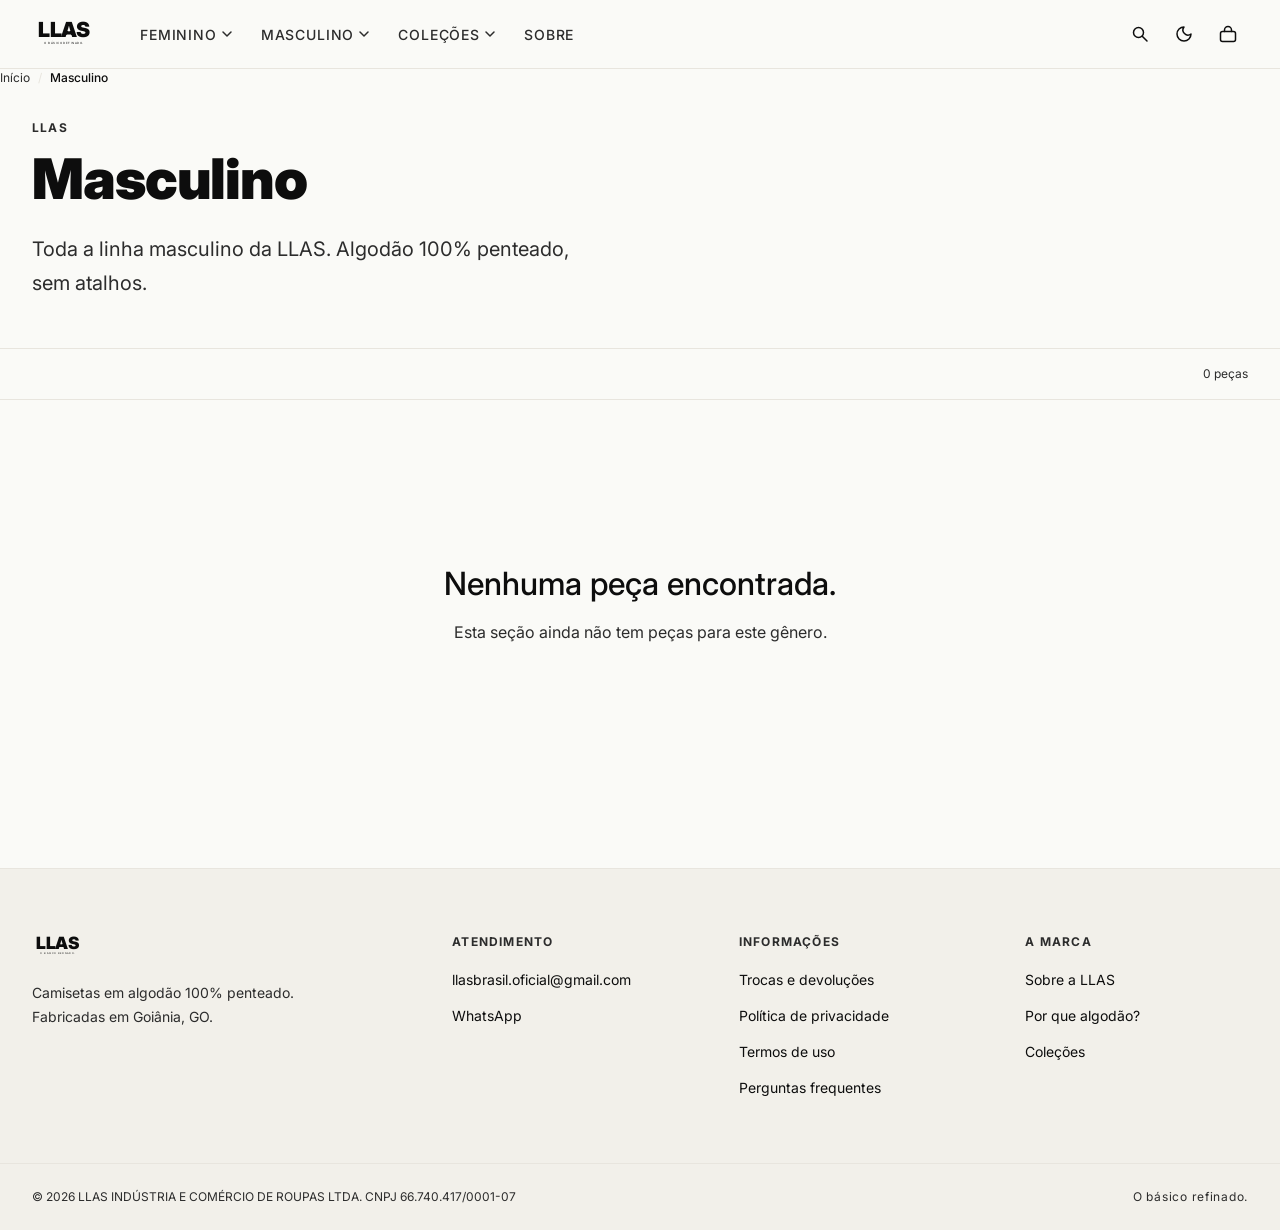
<file: genero.html>
<!DOCTYPE html>
<html lang="pt-BR">
<head>
  <meta charset="UTF-8">
  <meta name="viewport" content="width=device-width, initial-scale=1.0">

  <!-- Title e meta atualizados por plp.js -->
  <title>Feminino — LLAS</title>
  <meta name="description" content="Toda a linha feminina da LLAS. Camisetas em algodão 100% penteado.">

  <link rel="preconnect" href="https://fonts.googleapis.com">
  <link rel="preconnect" href="https://fonts.gstatic.com" crossorigin>
  <link href="https://fonts.googleapis.com/css2?family=Cormorant+Garamond:wght@400;500&family=Inter:wght@300;400;500;700;900&display=swap" rel="stylesheet">

  <link rel="stylesheet" href="/css/reset.css">
  <link rel="stylesheet" href="/css/variables.css">
  <link rel="stylesheet" href="/css/style.css">
  <link rel="stylesheet" href="/css/components/header.css">
  <link rel="stylesheet" href="/css/components/mega-menu.css">
  <link rel="stylesheet" href="/css/components/product-card.css">
  <link rel="stylesheet" href="/css/components/side-cart.css">
  <link rel="stylesheet" href="/css/components/footer.css">
  <link rel="stylesheet" href="/css/pages/plp.css">

  <script>
    (function () {
      var s = localStorage.getItem('llas-theme');
      var p = window.matchMedia('(prefers-color-scheme: dark)').matches ? 'dark' : 'light';
      document.documentElement.setAttribute('data-theme', s || p);
    })();
  </script>
</head>

<body>

  <!-- HEADER ══════════════════════════════════════════════ -->
  <header class="site-header" id="site-header">
    <div class="site-header__inner">

      <button class="site-header__hamburger" id="nav-toggle"
        aria-label="Abrir menu" aria-expanded="false" aria-controls="mobile-drawer" type="button">
        <svg width="20" height="20" viewBox="0 0 20 20" fill="none" aria-hidden="true">
          <line x1="2" y1="5"  x2="18" y2="5"  stroke="currentColor" stroke-width="1.5" stroke-linecap="round"/>
          <line x1="2" y1="10" x2="18" y2="10" stroke="currentColor" stroke-width="1.5" stroke-linecap="round"/>
          <line x1="2" y1="15" x2="18" y2="15" stroke="currentColor" stroke-width="1.5" stroke-linecap="round"/>
        </svg>
      </button>

      <a href="/" class="site-header__logo" aria-label="LLAS — Início">
        <svg xmlns="http://www.w3.org/2000/svg" viewBox="0 0 400 200" role="img" aria-label="LLAS">
          <title>LLAS</title>
          <text x="200" y="120" font-family="'Inter','Helvetica Neue',Arial,sans-serif" font-weight="900" font-size="130" letter-spacing="-2" text-anchor="middle" fill="currentColor">LLAS</text>
          <text x="200" y="160" font-family="'Inter','Helvetica Neue',Arial,sans-serif" font-weight="400" font-size="18" letter-spacing="3" text-anchor="middle" fill="currentColor">O BÁSICO REFINADO.</text>
        </svg>
      </a>

      <nav class="site-header__nav" aria-label="Navegação principal">
        <button class="nav-item" data-menu="feminino" aria-expanded="false" aria-haspopup="true" type="button">Feminino<svg class="nav-item__chevron" width="12" height="12" viewBox="0 0 12 12" fill="none" aria-hidden="true"><path d="M2 4l4 4 4-4" stroke="currentColor" stroke-width="1.5" stroke-linecap="round" stroke-linejoin="round"/></svg></button>
        <button class="nav-item" data-menu="masculino" aria-expanded="false" aria-haspopup="true" type="button">Masculino<svg class="nav-item__chevron" width="12" height="12" viewBox="0 0 12 12" fill="none" aria-hidden="true"><path d="M2 4l4 4 4-4" stroke="currentColor" stroke-width="1.5" stroke-linecap="round" stroke-linejoin="round"/></svg></button>
        <button class="nav-item" data-menu="colecoes" aria-expanded="false" aria-haspopup="true" type="button">Coleções<svg class="nav-item__chevron" width="12" height="12" viewBox="0 0 12 12" fill="none" aria-hidden="true"><path d="M2 4l4 4 4-4" stroke="currentColor" stroke-width="1.5" stroke-linecap="round" stroke-linejoin="round"/></svg></button>
        <a href="/sobre" class="nav-item">Sobre</a>
      </nav>

      <div class="site-header__actions">
        <button class="header-action header-action--search" aria-label="Buscar" type="button">
          <svg width="20" height="20" viewBox="0 0 20 20" fill="none" aria-hidden="true"><circle cx="8.5" cy="8.5" r="5" stroke="currentColor" stroke-width="1.5"/><line x1="12.5" y1="12.5" x2="17" y2="17" stroke="currentColor" stroke-width="1.5" stroke-linecap="round"/></svg>
        </button>
        <button class="header-action" data-theme-toggle aria-label="Ativar modo escuro" aria-pressed="false" type="button">
          <svg class="icon-moon" width="20" height="20" viewBox="0 0 20 20" fill="none" aria-hidden="true"><path d="M10 3a7 7 0 1 0 7 7A5 5 0 0 1 10 3z" stroke="currentColor" stroke-width="1.5" stroke-linecap="round" stroke-linejoin="round"/></svg>
          <svg class="icon-sun" width="20" height="20" viewBox="0 0 20 20" fill="none" aria-hidden="true"><circle cx="10" cy="10" r="3.5" stroke="currentColor" stroke-width="1.5"/><line x1="10" y1="2" x2="10" y2="4.5" stroke="currentColor" stroke-width="1.5" stroke-linecap="round"/><line x1="10" y1="15.5" x2="10" y2="18" stroke="currentColor" stroke-width="1.5" stroke-linecap="round"/><line x1="2" y1="10" x2="4.5" y2="10" stroke="currentColor" stroke-width="1.5" stroke-linecap="round"/><line x1="15.5" y1="10" x2="18" y2="10" stroke="currentColor" stroke-width="1.5" stroke-linecap="round"/><line x1="4.1" y1="4.1" x2="5.9" y2="5.9" stroke="currentColor" stroke-width="1.5" stroke-linecap="round"/><line x1="14.1" y1="14.1" x2="15.9" y2="15.9" stroke="currentColor" stroke-width="1.5" stroke-linecap="round"/><line x1="4.1" y1="15.9" x2="5.9" y2="14.1" stroke="currentColor" stroke-width="1.5" stroke-linecap="round"/><line x1="14.1" y1="5.9" x2="15.9" y2="4.1" stroke="currentColor" stroke-width="1.5" stroke-linecap="round"/></svg>
        </button>
        <button class="header-action" aria-label="Carrinho" type="button">
          <svg width="20" height="20" viewBox="0 0 20 20" fill="none" aria-hidden="true"><path d="M6.5 7.5V6a3.5 3.5 0 0 1 7 0v1.5" stroke="currentColor" stroke-width="1.5" stroke-linecap="round"/><rect x="2.5" y="7.5" width="15" height="10" rx="2" stroke="currentColor" stroke-width="1.5"/></svg>
          <span class="cart-badge" id="cart-badge" data-count="0" aria-hidden="true"></span>
        </button>
      </div>
    </div>

    <div class="mega-menu" id="mega-menu-feminino" role="region" aria-label="Menu Feminino"><div class="mega-menu__inner"><div class="mega-menu__col"><h2 class="mega-menu__heading">Coleções</h2><ul class="mega-menu__list"><li><a href="/feminino/basica" class="mega-menu__link">Básica</a></li><li><a href="/feminino/copa-brasil" class="mega-menu__link">Copa Brasil 2026 <span class="mega-menu__badge">Sazonal</span></a></li><li><a href="/feminino/brazilidades" class="mega-menu__link">Brazilidades</a></li></ul></div><div class="mega-menu__col"><h2 class="mega-menu__heading">Modelagens</h2><ul class="mega-menu__list"><li><a href="/feminino/basica/gola-alta" class="mega-menu__link">Gola alta</a></li><li><a href="/feminino/basica" class="mega-menu__link">Gola comum</a></li><li><a href="/feminino/copa-brasil" class="mega-menu__link">Cropped</a></li></ul></div><div class="mega-menu__col"><h2 class="mega-menu__heading">Destaques</h2><ul class="mega-menu__list"><li><a href="/feminino" class="mega-menu__link">Lançamentos</a></li><li><a href="/feminino" class="mega-menu__link">Mais vendidos</a></li><li><a href="/feminino" class="mega-menu__link">Últimas peças</a></li></ul></div></div></div>
    <div class="mega-menu" id="mega-menu-masculino" role="region" aria-label="Menu Masculino"><div class="mega-menu__inner"><div class="mega-menu__col"><h2 class="mega-menu__heading">Coleções</h2><ul class="mega-menu__list"><li><a href="/masculino/basica" class="mega-menu__link">Básica</a></li><li><a href="/masculino/copa-brasil" class="mega-menu__link">Copa Brasil 2026 <span class="mega-menu__badge">Sazonal</span></a></li><li><a href="/masculino/brazilidades" class="mega-menu__link">Brazilidades</a></li></ul></div><div class="mega-menu__col"><h2 class="mega-menu__heading">Modelagens</h2><ul class="mega-menu__list"><li><a href="/masculino/basica/gola-alta" class="mega-menu__link">Gola alta</a></li><li><a href="/masculino/basica" class="mega-menu__link">Gola comum</a></li></ul></div><div class="mega-menu__col"><h2 class="mega-menu__heading">Destaques</h2><ul class="mega-menu__list"><li><a href="/masculino" class="mega-menu__link">Lançamentos</a></li><li><a href="/masculino" class="mega-menu__link">Mais vendidos</a></li><li><a href="/masculino" class="mega-menu__link">Últimas peças</a></li></ul></div></div></div>
    <div class="mega-menu" id="mega-menu-colecoes" role="region" aria-label="Menu Coleções"><div class="mega-menu__inner"><div class="mega-menu__col"><h2 class="mega-menu__heading">Todas as coleções</h2><ul class="mega-menu__list"><li><a href="/feminino/basica" class="mega-menu__link">Básica — permanente</a></li><li><a href="/feminino/copa-brasil" class="mega-menu__link">Copa Brasil 2026 <span class="mega-menu__badge">Sazonal</span></a></li><li><a href="/feminino/brazilidades" class="mega-menu__link">Brazilidades</a></li></ul></div><div class="mega-menu__col"><h2 class="mega-menu__heading">Por gênero</h2><ul class="mega-menu__list"><li><a href="/feminino" class="mega-menu__link">Feminino</a></li><li><a href="/masculino" class="mega-menu__link">Masculino</a></li></ul></div><div class="mega-menu__col"><h2 class="mega-menu__heading">A marca</h2><ul class="mega-menu__list"><li><a href="/sobre" class="mega-menu__link">Sobre a LLAS</a></li><li><a href="/algodao" class="mega-menu__link">Por que algodão?</a></li></ul></div></div></div>
  </header>

  <!-- DRAWER MOBILE ═══════════════════════════════════════ -->
  <div class="mobile-drawer" id="mobile-drawer" aria-hidden="true">
    <div class="mobile-drawer__backdrop" aria-hidden="true"></div>
    <div class="mobile-drawer__panel" role="dialog" aria-modal="true" aria-label="Menu">
      <div class="mobile-drawer__header">
        <a href="/" class="mobile-drawer__logo" aria-label="LLAS"><svg xmlns="http://www.w3.org/2000/svg" viewBox="0 0 400 200" aria-hidden="true"><text x="200" y="120" font-family="'Inter','Helvetica Neue',Arial,sans-serif" font-weight="900" font-size="130" letter-spacing="-2" text-anchor="middle" fill="currentColor">LLAS</text><text x="200" y="160" font-family="'Inter','Helvetica Neue',Arial,sans-serif" font-weight="400" font-size="18" letter-spacing="3" text-anchor="middle" fill="currentColor">O BÁSICO REFINADO.</text></svg></a>
        <button class="mobile-drawer__close" id="drawer-fechar" aria-label="Fechar menu" type="button"><svg width="20" height="20" viewBox="0 0 20 20" fill="none" aria-hidden="true"><line x1="4" y1="4" x2="16" y2="16" stroke="currentColor" stroke-width="1.5" stroke-linecap="round"/><line x1="16" y1="4" x2="4" y2="16" stroke="currentColor" stroke-width="1.5" stroke-linecap="round"/></svg></button>
      </div>
      <nav class="mobile-drawer__nav" aria-label="Navegação principal">
        <div class="mobile-drawer__item"><button class="mobile-drawer__trigger" aria-expanded="false" aria-controls="drawer-feminino" type="button">Feminino<svg class="mobile-drawer__trigger-chevron" width="14" height="14" viewBox="0 0 14 14" fill="none" aria-hidden="true"><path d="M2.5 5l4.5 4.5L11.5 5" stroke="currentColor" stroke-width="1.5" stroke-linecap="round" stroke-linejoin="round"/></svg></button>
          <div class="mobile-drawer__sub" id="drawer-feminino" hidden><div class="mobile-drawer__sub-group"><span class="mobile-drawer__sub-label">Coleções</span><a href="/feminino/basica" class="mobile-drawer__sub-link">Básica</a><a href="/feminino/copa-brasil" class="mobile-drawer__sub-link">Copa Brasil 2026</a><a href="/feminino/brazilidades" class="mobile-drawer__sub-link">Brazilidades</a></div></div>
        </div>
        <div class="mobile-drawer__item"><button class="mobile-drawer__trigger" aria-expanded="false" aria-controls="drawer-masculino" type="button">Masculino<svg class="mobile-drawer__trigger-chevron" width="14" height="14" viewBox="0 0 14 14" fill="none" aria-hidden="true"><path d="M2.5 5l4.5 4.5L11.5 5" stroke="currentColor" stroke-width="1.5" stroke-linecap="round" stroke-linejoin="round"/></svg></button>
          <div class="mobile-drawer__sub" id="drawer-masculino" hidden><div class="mobile-drawer__sub-group"><span class="mobile-drawer__sub-label">Coleções</span><a href="/masculino/basica" class="mobile-drawer__sub-link">Básica</a><a href="/masculino/copa-brasil" class="mobile-drawer__sub-link">Copa Brasil 2026</a><a href="/masculino/brazilidades" class="mobile-drawer__sub-link">Brazilidades</a></div></div>
        </div>
        <div class="mobile-drawer__item"><a href="/sobre" class="mobile-drawer__direct-link">Sobre</a></div>
        <div class="mobile-drawer__item"><a href="/algodao" class="mobile-drawer__direct-link">Por que algodão?</a></div>
      </nav>
    </div>
  </div>

  <!-- MAIN ════════════════════════════════════════════════ -->
  <main>

    <!-- Breadcrumb (preenchido por plp.js) -->
    <nav id="breadcrumb" aria-label="Caminho de navegação"></nav>

    <!-- Hero do gênero -->
    <div class="plp-hero">
      <p class="plp-hero__eyebrow" id="plp-eyebrow">LLAS</p>
      <h1 class="plp-hero__titulo" id="plp-titulo"></h1>
      <p class="plp-hero__manifesto" id="plp-manifesto"></p>
    </div>

    <!-- Barra de filtros por coleção -->
    <div class="plp-filtros">
      <div class="plp-filtros__chips" id="filtros-colecao" aria-label="Filtrar por coleção">
        <!-- Preenchido por plp.js com chips das coleções disponíveis -->
      </div>
      <span class="plp-filtros__contagem" id="plp-contagem" aria-live="polite"></span>
    </div>

    <!-- Grid de produtos -->
    <div class="plp-grid">
      <div class="plp-grid__produtos" id="plp-grid" aria-live="polite">
        <!-- Preenchido por plp.js -->
      </div>
    </div>

  </main>

  <!-- FOOTER ══════════════════════════════════════════════ -->
  <footer class="site-footer">
    <div class="site-footer__inner">
      <div>
        <a href="/" class="site-footer__logo" aria-label="LLAS"><svg xmlns="http://www.w3.org/2000/svg" viewBox="0 0 400 200" aria-hidden="true"><text x="200" y="120" font-family="'Inter','Helvetica Neue',Arial,sans-serif" font-weight="900" font-size="130" letter-spacing="-2" text-anchor="middle" fill="currentColor">LLAS</text><text x="200" y="160" font-family="'Inter','Helvetica Neue',Arial,sans-serif" font-weight="400" font-size="18" letter-spacing="3" text-anchor="middle" fill="currentColor">O BÁSICO REFINADO.</text></svg></a>
        <p class="site-footer__desc">Camisetas em algodão 100% penteado. Fabricadas em Goiânia, GO.</p>
      </div>
      <div><h3 class="site-footer__heading">Atendimento</h3><ul class="site-footer__links"><li><a href="mailto:llasbrasil.oficial@gmail.com">llasbrasil.oficial@gmail.com</a></li><li><a href="#">WhatsApp</a></li></ul></div>
      <div><h3 class="site-footer__heading">Informações</h3><ul class="site-footer__links"><li><a href="/trocas">Trocas e devoluções</a></li><li><a href="/politica-privacidade">Política de privacidade</a></li><li><a href="/termos">Termos de uso</a></li><li><a href="/faq">Perguntas frequentes</a></li></ul></div>
      <div><h3 class="site-footer__heading">A marca</h3><ul class="site-footer__links"><li><a href="/sobre">Sobre a LLAS</a></li><li><a href="/algodao">Por que algodão?</a></li><li><a href="/feminino">Coleções</a></li></ul></div>
    </div>
    <div class="site-footer__bottom">
      <div class="site-footer__bottom-inner">
        <p class="site-footer__legal">© 2026 LLAS INDÚSTRIA E COMÉRCIO DE ROUPAS LTDA. CNPJ 66.740.417/0001-07</p>
        <p class="site-footer__tagline">O básico refinado.</p>
      </div>
    </div>
  </footer>

  <script type="module" src="/js/theme-toggle.js"></script>
  <script type="module" src="/js/mega-menu.js"></script>
  <script type="module" src="/js/main.js"></script>
  <script type="module" src="/js/plp.js"></script>

</body>
</html>
</file>
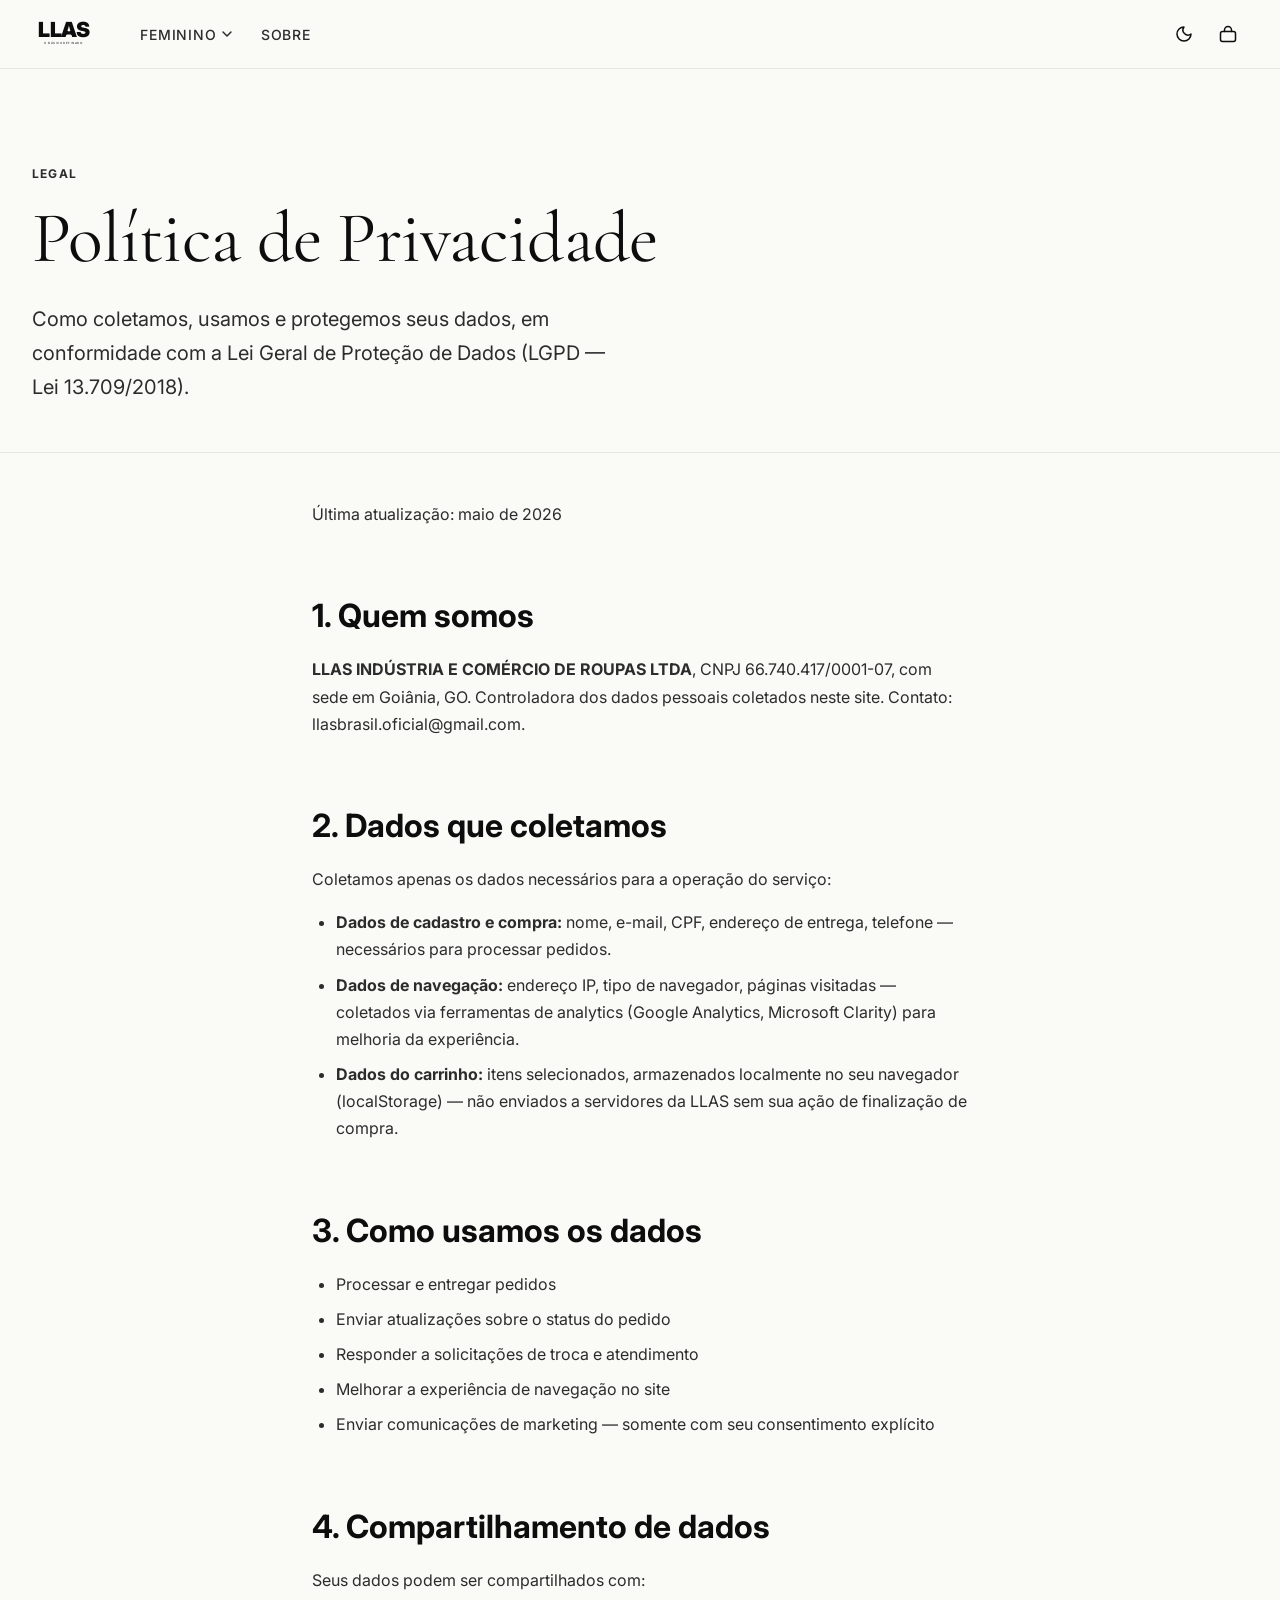
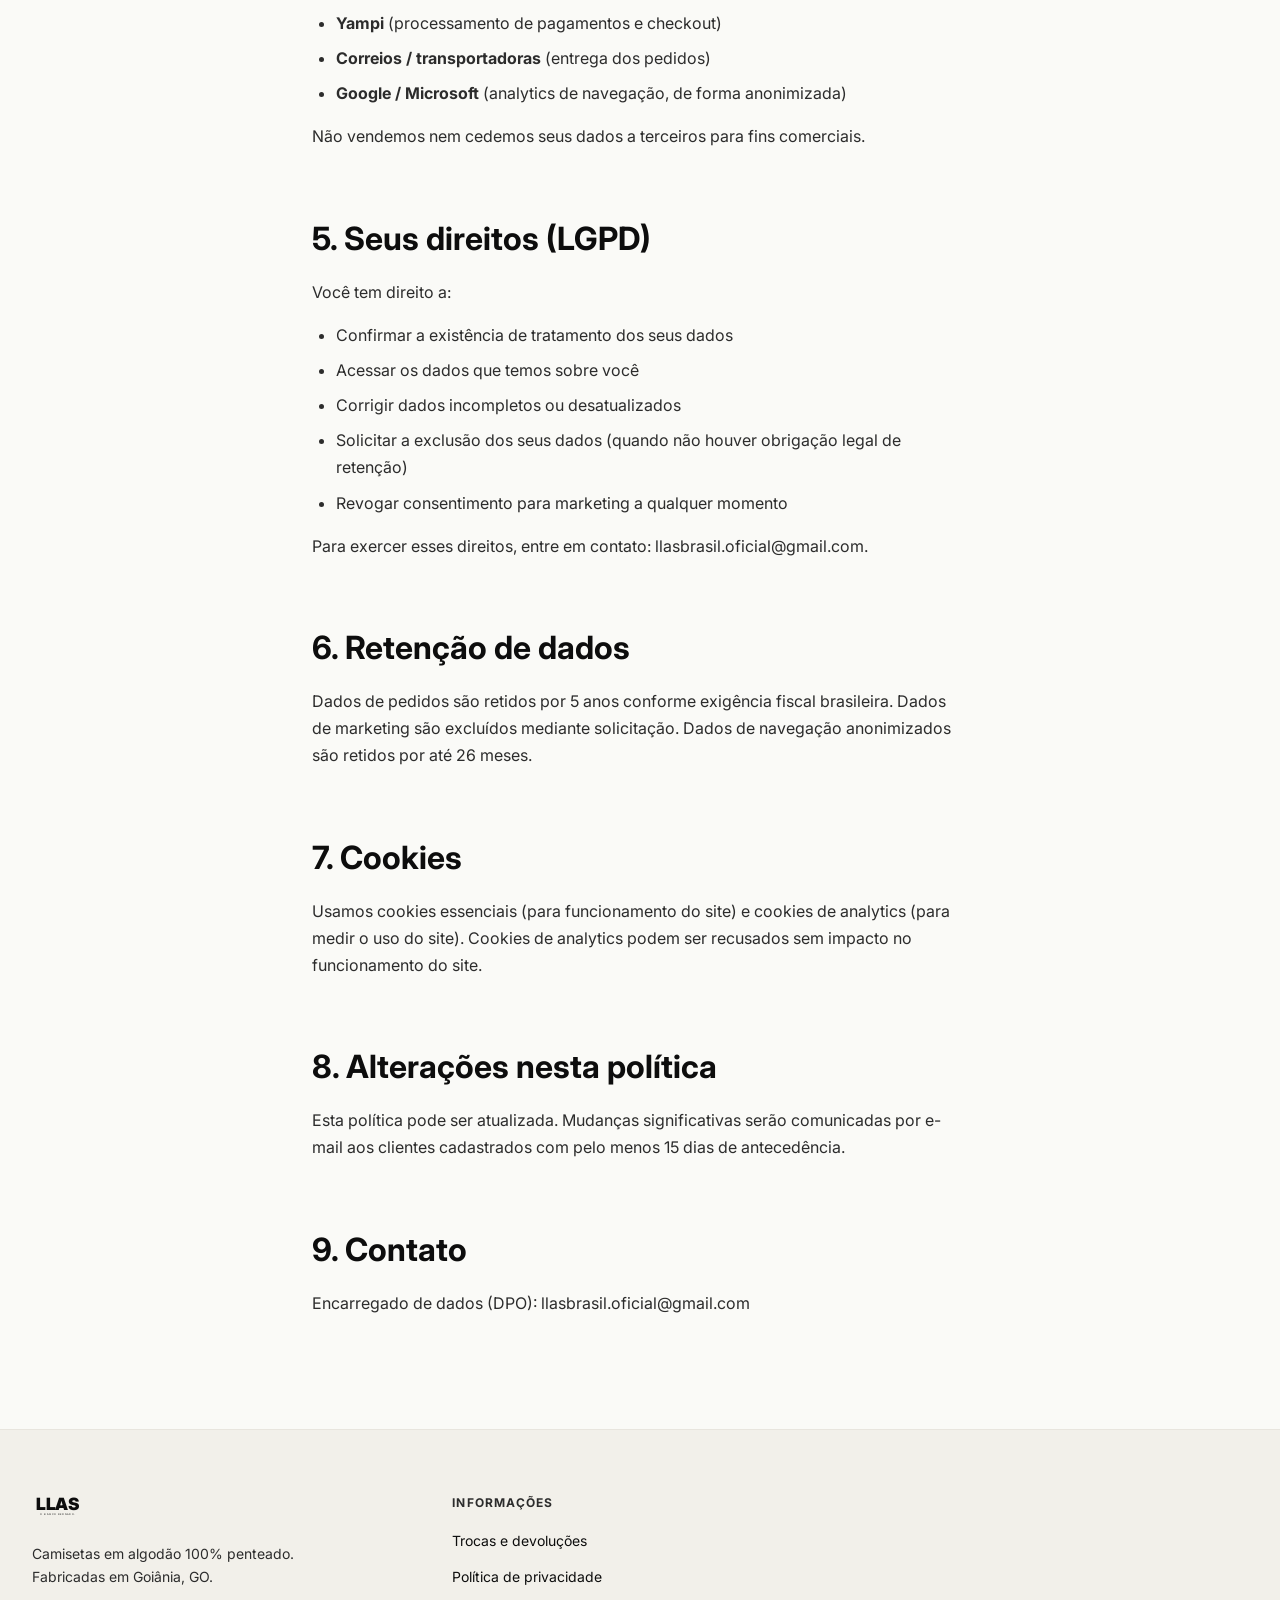
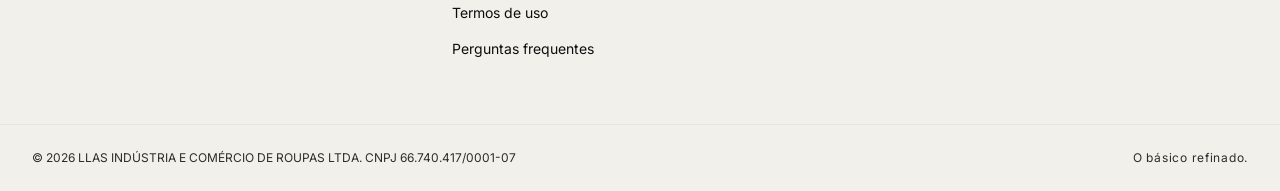
<file: politica-privacidade.html>
<!DOCTYPE html>
<html lang="pt-BR">
<head>
  <meta charset="UTF-8">
  <meta name="viewport" content="width=device-width, initial-scale=1.0">
  <title>Política de Privacidade — LLAS</title>
  <meta name="description" content="Como a LLAS coleta, usa e protege seus dados pessoais, em conformidade com a LGPD.">
  <link rel="canonical" href="https://llasoficial.com.br/politica-privacidade">
  <link rel="preconnect" href="https://fonts.googleapis.com">
  <link rel="preconnect" href="https://fonts.gstatic.com" crossorigin>
  <link href="https://fonts.googleapis.com/css2?family=Cormorant+Garamond:wght@400;500&family=Inter:wght@300;400;500;700;900&display=swap" rel="stylesheet">
  <link rel="stylesheet" href="/css/reset.css">
  <link rel="stylesheet" href="/css/variables.css">
  <link rel="stylesheet" href="/css/style.css">
  <link rel="stylesheet" href="/css/components/header.css">
  <link rel="stylesheet" href="/css/components/mega-menu.css">
  <link rel="stylesheet" href="/css/components/side-cart.css">
  <link rel="stylesheet" href="/css/components/footer.css">
  <link rel="stylesheet" href="/css/pages/institucional.css">
  <script>(function(){var s=localStorage.getItem('llas-theme');var p=window.matchMedia('(prefers-color-scheme: dark)').matches?'dark':'light';document.documentElement.setAttribute('data-theme',s||p);})();</script>
</head>
<body>
  <header class="site-header" id="site-header"><div class="site-header__inner"><button class="site-header__hamburger" id="nav-toggle" aria-label="Abrir menu" aria-expanded="false" aria-controls="mobile-drawer" type="button"><svg width="20" height="20" viewBox="0 0 20 20" fill="none" aria-hidden="true"><line x1="2" y1="5" x2="18" y2="5" stroke="currentColor" stroke-width="1.5" stroke-linecap="round"/><line x1="2" y1="10" x2="18" y2="10" stroke="currentColor" stroke-width="1.5" stroke-linecap="round"/><line x1="2" y1="15" x2="18" y2="15" stroke="currentColor" stroke-width="1.5" stroke-linecap="round"/></svg></button><a href="/" class="site-header__logo" aria-label="LLAS — Início"><svg xmlns="http://www.w3.org/2000/svg" viewBox="0 0 400 200" role="img" aria-label="LLAS"><title>LLAS</title><text x="200" y="120" font-family="'Inter','Helvetica Neue',Arial,sans-serif" font-weight="900" font-size="130" letter-spacing="-2" text-anchor="middle" fill="currentColor">LLAS</text><text x="200" y="160" font-family="'Inter','Helvetica Neue',Arial,sans-serif" font-weight="400" font-size="18" letter-spacing="3" text-anchor="middle" fill="currentColor">O BÁSICO REFINADO.</text></svg></a><nav class="site-header__nav" aria-label="Navegação principal"><button class="nav-item" data-menu="feminino" aria-expanded="false" aria-haspopup="true" type="button">Feminino<svg class="nav-item__chevron" width="12" height="12" viewBox="0 0 12 12" fill="none" aria-hidden="true"><path d="M2 4l4 4 4-4" stroke="currentColor" stroke-width="1.5" stroke-linecap="round" stroke-linejoin="round"/></svg></button><a href="/sobre" class="nav-item">Sobre</a></nav><div class="site-header__actions"><button class="header-action" data-theme-toggle aria-label="Ativar modo escuro" aria-pressed="false" type="button"><svg class="icon-moon" width="20" height="20" viewBox="0 0 20 20" fill="none" aria-hidden="true"><path d="M10 3a7 7 0 1 0 7 7A5 5 0 0 1 10 3z" stroke="currentColor" stroke-width="1.5" stroke-linecap="round" stroke-linejoin="round"/></svg><svg class="icon-sun" width="20" height="20" viewBox="0 0 20 20" fill="none" aria-hidden="true"><circle cx="10" cy="10" r="3.5" stroke="currentColor" stroke-width="1.5"/><line x1="10" y1="2" x2="10" y2="4.5" stroke="currentColor" stroke-width="1.5" stroke-linecap="round"/><line x1="10" y1="15.5" x2="10" y2="18" stroke="currentColor" stroke-width="1.5" stroke-linecap="round"/><line x1="2" y1="10" x2="4.5" y2="10" stroke="currentColor" stroke-width="1.5" stroke-linecap="round"/><line x1="15.5" y1="10" x2="18" y2="10" stroke="currentColor" stroke-width="1.5" stroke-linecap="round"/></svg></button><button class="header-action" aria-label="Carrinho" type="button"><svg width="20" height="20" viewBox="0 0 20 20" fill="none" aria-hidden="true"><path d="M6.5 7.5V6a3.5 3.5 0 0 1 7 0v1.5" stroke="currentColor" stroke-width="1.5" stroke-linecap="round"/><rect x="2.5" y="7.5" width="15" height="10" rx="2" stroke="currentColor" stroke-width="1.5"/></svg><span class="cart-badge" id="cart-badge" data-count="0" aria-hidden="true"></span></button></div></div><div class="mega-menu" id="mega-menu-feminino" role="region" aria-label="Menu Feminino"><div class="mega-menu__inner"><div class="mega-menu__col"><h2 class="mega-menu__heading">Coleções</h2><ul class="mega-menu__list"><li><a href="/feminino/basica" class="mega-menu__link">Básica</a></li><li><a href="/feminino/copa-brasil" class="mega-menu__link">Copa Brasil 2026</a></li></ul></div></div></div></header>
  <div class="mobile-drawer" id="mobile-drawer" aria-hidden="true"><div class="mobile-drawer__backdrop" aria-hidden="true"></div><div class="mobile-drawer__panel" role="dialog" aria-modal="true" aria-label="Menu"><div class="mobile-drawer__header"><a href="/" class="mobile-drawer__logo" aria-label="LLAS"><svg xmlns="http://www.w3.org/2000/svg" viewBox="0 0 400 200" aria-hidden="true"><text x="200" y="120" font-family="'Inter','Helvetica Neue',Arial,sans-serif" font-weight="900" font-size="130" letter-spacing="-2" text-anchor="middle" fill="currentColor">LLAS</text><text x="200" y="160" font-family="'Inter','Helvetica Neue',Arial,sans-serif" font-weight="400" font-size="18" letter-spacing="3" text-anchor="middle" fill="currentColor">O BÁSICO REFINADO.</text></svg></a><button class="mobile-drawer__close" id="drawer-fechar" aria-label="Fechar menu" type="button"><svg width="20" height="20" viewBox="0 0 20 20" fill="none" aria-hidden="true"><line x1="4" y1="4" x2="16" y2="16" stroke="currentColor" stroke-width="1.5" stroke-linecap="round"/><line x1="16" y1="4" x2="4" y2="16" stroke="currentColor" stroke-width="1.5" stroke-linecap="round"/></svg></button></div><nav class="mobile-drawer__nav" aria-label="Navegação"><div class="mobile-drawer__item"><a href="/feminino" class="mobile-drawer__direct-link">Feminino</a></div><div class="mobile-drawer__item"><a href="/sobre" class="mobile-drawer__direct-link">Sobre</a></div></nav></div></div>

  <main>
    <div class="inst-hero">
      <p class="inst-hero__eyebrow">Legal</p>
      <h1 class="inst-hero__titulo">Política de Privacidade</h1>
      <p class="inst-hero__subtitulo">Como coletamos, usamos e protegemos seus dados, em conformidade com a Lei Geral de Proteção de Dados (LGPD — Lei 13.709/2018).</p>
    </div>
    <div class="politica-conteudo">
      <p class="politica-data">Última atualização: maio de 2026</p>

      <h2>1. Quem somos</h2>
      <p><strong>LLAS INDÚSTRIA E COMÉRCIO DE ROUPAS LTDA</strong>, CNPJ 66.740.417/0001-07, com sede em Goiânia, GO. Controladora dos dados pessoais coletados neste site. Contato: llasbrasil.oficial@gmail.com.</p>

      <h2>2. Dados que coletamos</h2>
      <p>Coletamos apenas os dados necessários para a operação do serviço:</p>
      <ul>
        <li><strong>Dados de cadastro e compra:</strong> nome, e-mail, CPF, endereço de entrega, telefone — necessários para processar pedidos.</li>
        <li><strong>Dados de navegação:</strong> endereço IP, tipo de navegador, páginas visitadas — coletados via ferramentas de analytics (Google Analytics, Microsoft Clarity) para melhoria da experiência.</li>
        <li><strong>Dados do carrinho:</strong> itens selecionados, armazenados localmente no seu navegador (localStorage) — não enviados a servidores da LLAS sem sua ação de finalização de compra.</li>
      </ul>

      <h2>3. Como usamos os dados</h2>
      <ul>
        <li>Processar e entregar pedidos</li>
        <li>Enviar atualizações sobre o status do pedido</li>
        <li>Responder a solicitações de troca e atendimento</li>
        <li>Melhorar a experiência de navegação no site</li>
        <li>Enviar comunicações de marketing — somente com seu consentimento explícito</li>
      </ul>

      <h2>4. Compartilhamento de dados</h2>
      <p>Seus dados podem ser compartilhados com:</p>
      <ul>
        <li><strong>Yampi</strong> (processamento de pagamentos e checkout)</li>
        <li><strong>Correios / transportadoras</strong> (entrega dos pedidos)</li>
        <li><strong>Google / Microsoft</strong> (analytics de navegação, de forma anonimizada)</li>
      </ul>
      <p>Não vendemos nem cedemos seus dados a terceiros para fins comerciais.</p>

      <h2>5. Seus direitos (LGPD)</h2>
      <p>Você tem direito a:</p>
      <ul>
        <li>Confirmar a existência de tratamento dos seus dados</li>
        <li>Acessar os dados que temos sobre você</li>
        <li>Corrigir dados incompletos ou desatualizados</li>
        <li>Solicitar a exclusão dos seus dados (quando não houver obrigação legal de retenção)</li>
        <li>Revogar consentimento para marketing a qualquer momento</li>
      </ul>
      <p>Para exercer esses direitos, entre em contato: <a href="mailto:llasbrasil.oficial@gmail.com">llasbrasil.oficial@gmail.com</a>.</p>

      <h2>6. Retenção de dados</h2>
      <p>Dados de pedidos são retidos por 5 anos conforme exigência fiscal brasileira. Dados de marketing são excluídos mediante solicitação. Dados de navegação anonimizados são retidos por até 26 meses.</p>

      <h2>7. Cookies</h2>
      <p>Usamos cookies essenciais (para funcionamento do site) e cookies de analytics (para medir o uso do site). Cookies de analytics podem ser recusados sem impacto no funcionamento do site.</p>

      <h2>8. Alterações nesta política</h2>
      <p>Esta política pode ser atualizada. Mudanças significativas serão comunicadas por e-mail aos clientes cadastrados com pelo menos 15 dias de antecedência.</p>

      <h2>9. Contato</h2>
      <p>Encarregado de dados (DPO): llasbrasil.oficial@gmail.com</p>
    </div>
  </main>

  <footer class="site-footer"><div class="site-footer__inner"><div><a href="/" class="site-footer__logo" aria-label="LLAS"><svg xmlns="http://www.w3.org/2000/svg" viewBox="0 0 400 200" aria-hidden="true"><text x="200" y="120" font-family="'Inter','Helvetica Neue',Arial,sans-serif" font-weight="900" font-size="130" letter-spacing="-2" text-anchor="middle" fill="currentColor">LLAS</text><text x="200" y="160" font-family="'Inter','Helvetica Neue',Arial,sans-serif" font-weight="400" font-size="18" letter-spacing="3" text-anchor="middle" fill="currentColor">O BÁSICO REFINADO.</text></svg></a><p class="site-footer__desc">Camisetas em algodão 100% penteado. Fabricadas em Goiânia, GO.</p></div><div><h3 class="site-footer__heading">Informações</h3><ul class="site-footer__links"><li><a href="/trocas">Trocas e devoluções</a></li><li><a href="/politica-privacidade">Política de privacidade</a></li><li><a href="/termos">Termos de uso</a></li><li><a href="/faq">Perguntas frequentes</a></li></ul></div></div><div class="site-footer__bottom"><div class="site-footer__bottom-inner"><p class="site-footer__legal">© 2026 LLAS INDÚSTRIA E COMÉRCIO DE ROUPAS LTDA. CNPJ 66.740.417/0001-07</p><p class="site-footer__tagline">O básico refinado.</p></div></div></footer>

  <script type="module" src="/js/theme-toggle.js"></script>
  <script type="module" src="/js/mega-menu.js"></script>
  <script type="module" src="/js/main.js"></script>
</body>
</html>
</file>
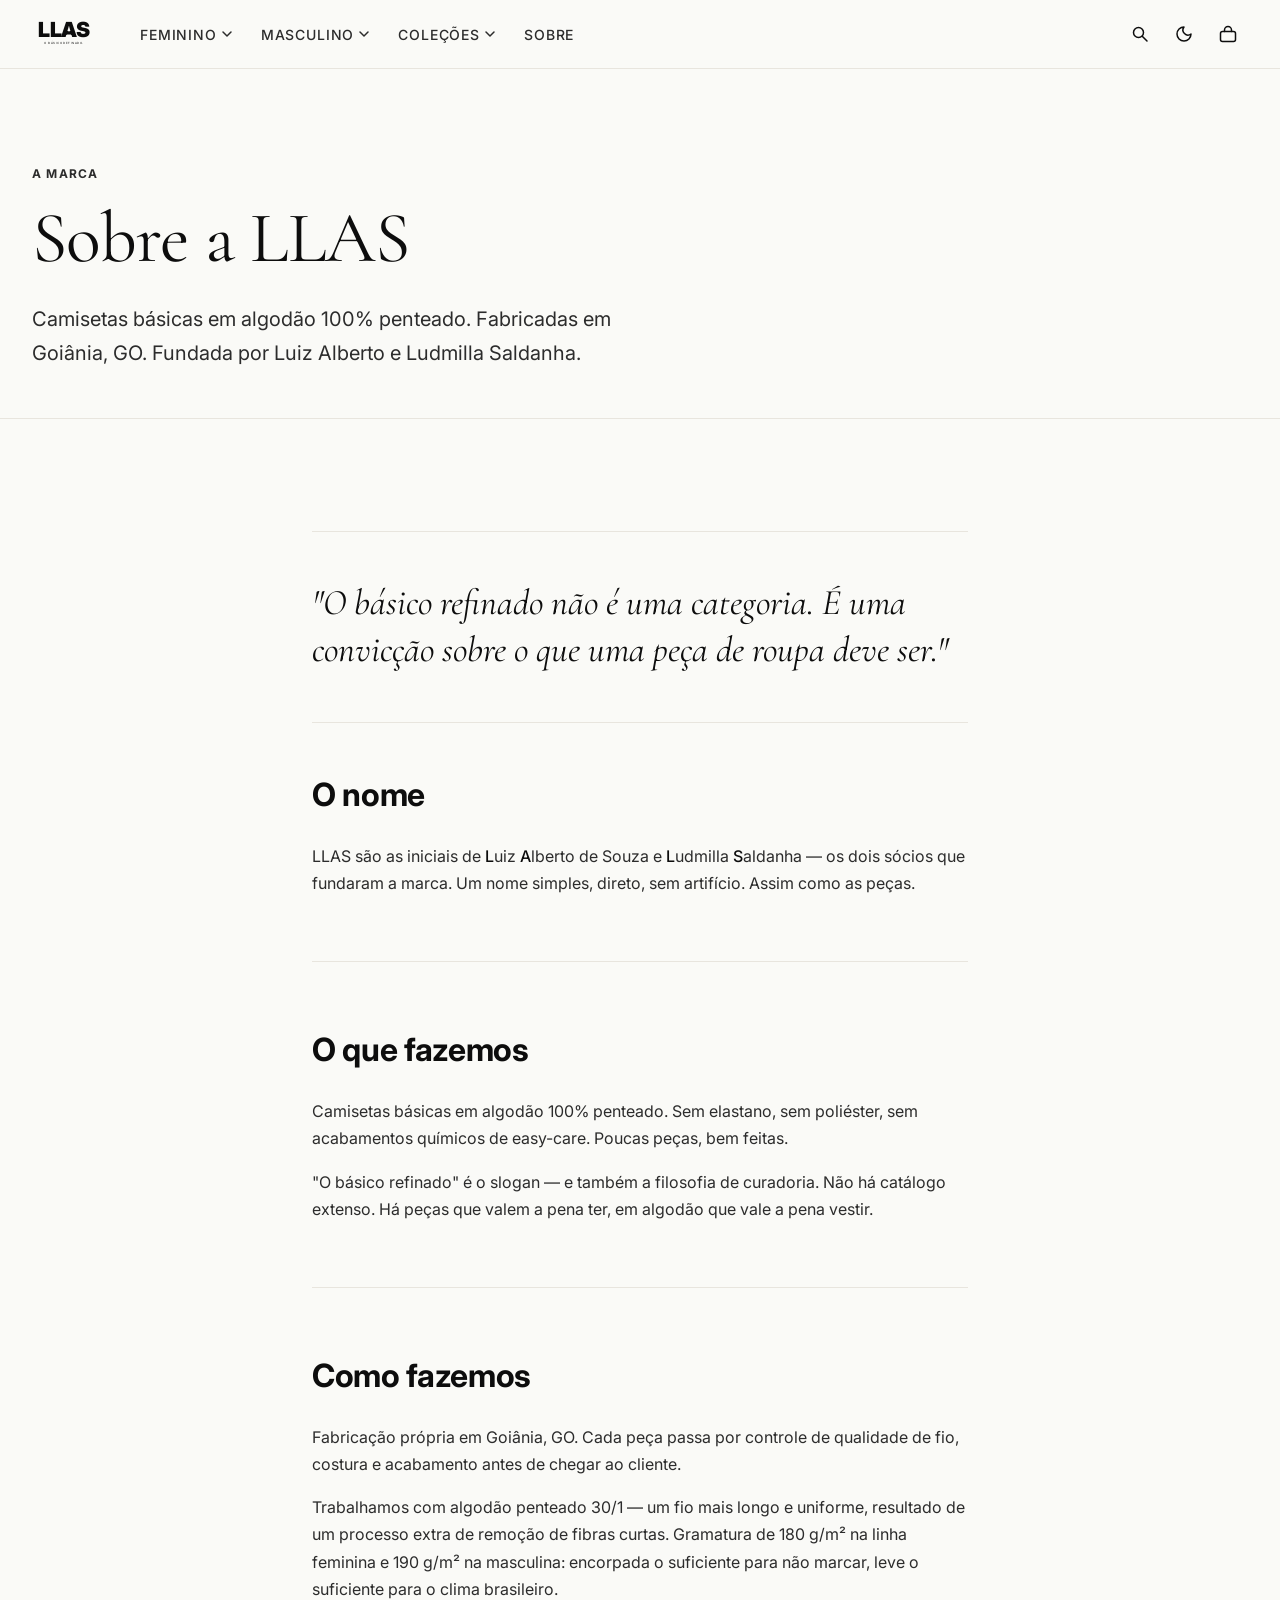
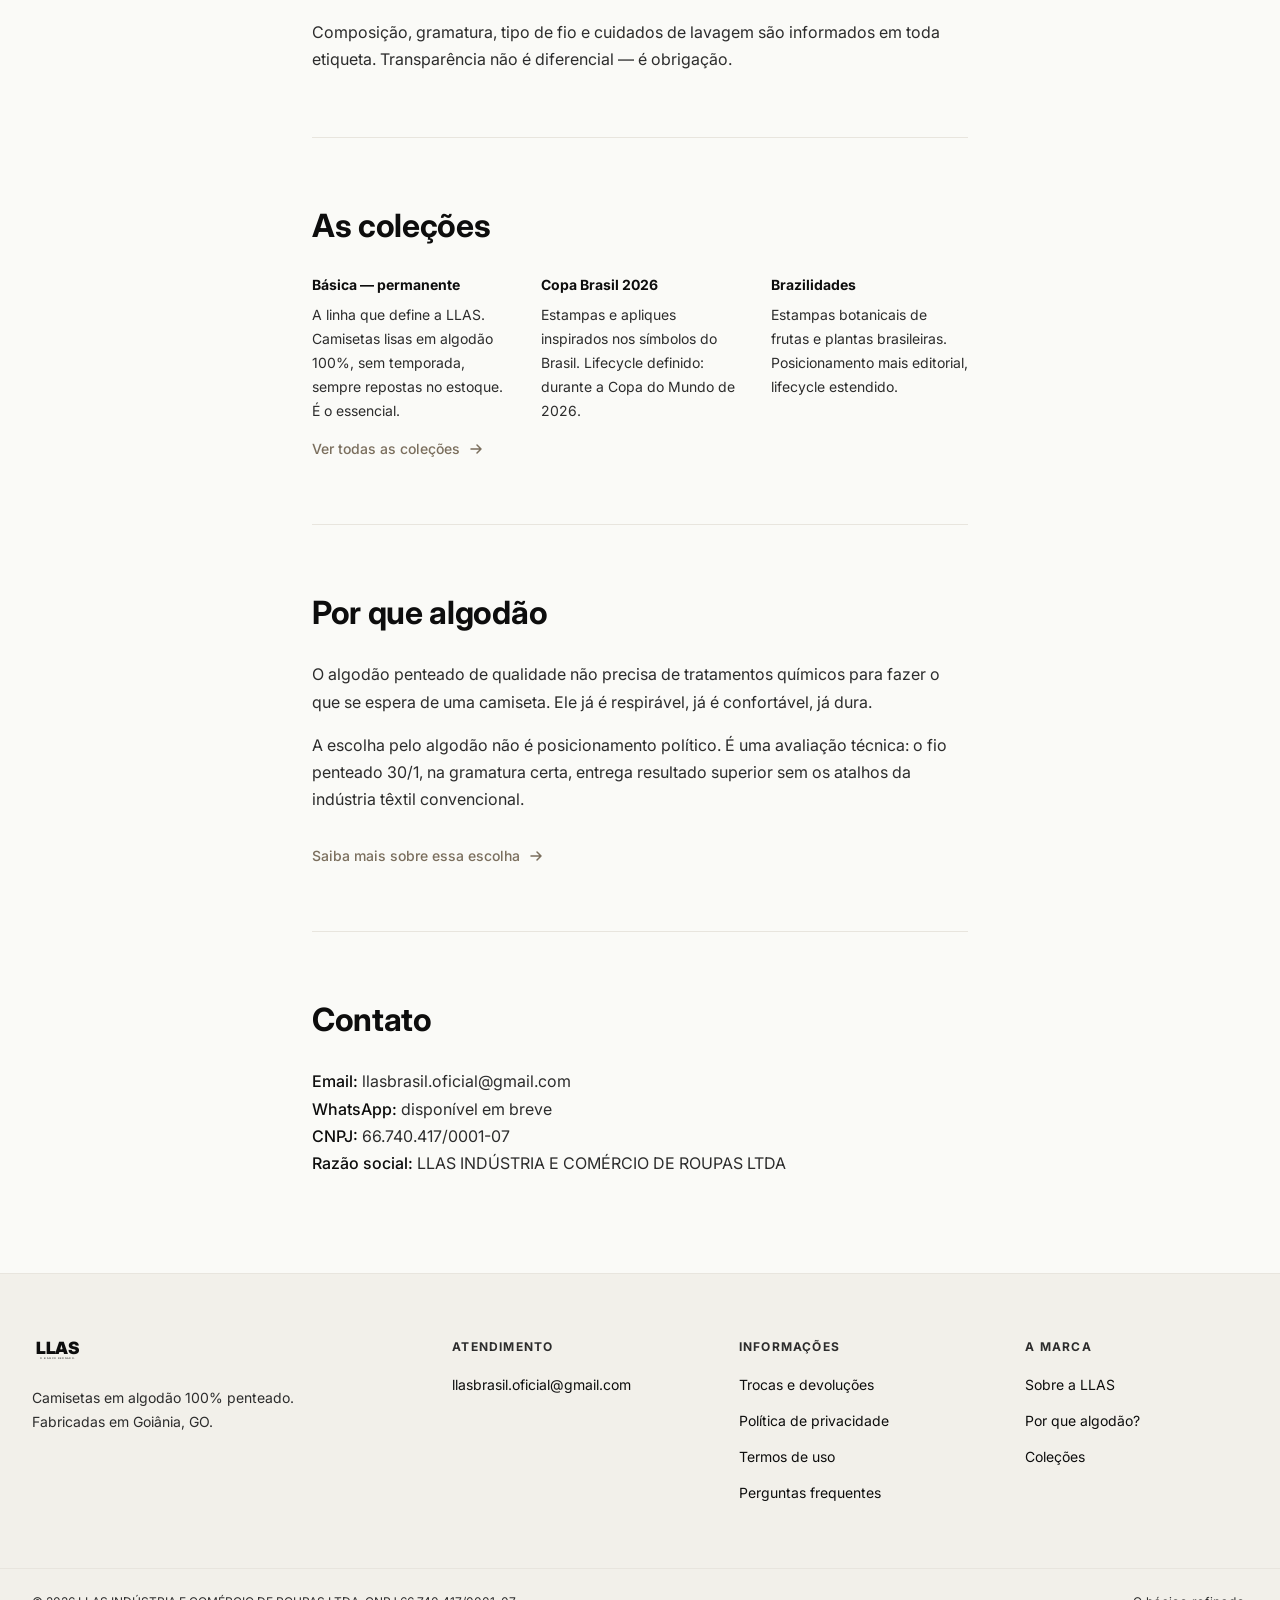
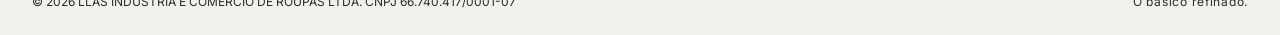
<file: sobre.html>
<!DOCTYPE html>
<html lang="pt-BR">
<head>
  <meta charset="UTF-8">
  <meta name="viewport" content="width=device-width, initial-scale=1.0">
  <title>Sobre a LLAS — O básico refinado</title>
  <meta name="description" content="Conheça a LLAS: quem somos, o que fazemos e por que escolhemos o algodão. Camisetas em algodão 100% penteado, fabricadas em Goiânia, GO.">
  <link rel="canonical" href="https://llasoficial.com.br/sobre">

  <link rel="preconnect" href="https://fonts.googleapis.com">
  <link rel="preconnect" href="https://fonts.gstatic.com" crossorigin>
  <link href="https://fonts.googleapis.com/css2?family=Cormorant+Garamond:wght@400;500&family=Inter:wght@300;400;500;700;900&display=swap" rel="stylesheet">

  <link rel="stylesheet" href="/css/reset.css">
  <link rel="stylesheet" href="/css/variables.css">
  <link rel="stylesheet" href="/css/style.css">
  <link rel="stylesheet" href="/css/components/header.css">
  <link rel="stylesheet" href="/css/components/mega-menu.css">
  <link rel="stylesheet" href="/css/components/side-cart.css">
  <link rel="stylesheet" href="/css/components/footer.css">
  <link rel="stylesheet" href="/css/pages/institucional.css">

  <script>(function(){var s=localStorage.getItem('llas-theme');var p=window.matchMedia('(prefers-color-scheme: dark)').matches?'dark':'light';document.documentElement.setAttribute('data-theme',s||p);})();</script>
</head>
<body>

  <!-- HEADER -->
  <header class="site-header" id="site-header">
    <div class="site-header__inner">
      <button class="site-header__hamburger" id="nav-toggle" aria-label="Abrir menu" aria-expanded="false" aria-controls="mobile-drawer" type="button"><svg width="20" height="20" viewBox="0 0 20 20" fill="none" aria-hidden="true"><line x1="2" y1="5" x2="18" y2="5" stroke="currentColor" stroke-width="1.5" stroke-linecap="round"/><line x1="2" y1="10" x2="18" y2="10" stroke="currentColor" stroke-width="1.5" stroke-linecap="round"/><line x1="2" y1="15" x2="18" y2="15" stroke="currentColor" stroke-width="1.5" stroke-linecap="round"/></svg></button>
      <a href="/" class="site-header__logo" aria-label="LLAS — Início"><svg xmlns="http://www.w3.org/2000/svg" viewBox="0 0 400 200" role="img" aria-label="LLAS"><title>LLAS</title><text x="200" y="120" font-family="'Inter','Helvetica Neue',Arial,sans-serif" font-weight="900" font-size="130" letter-spacing="-2" text-anchor="middle" fill="currentColor">LLAS</text><text x="200" y="160" font-family="'Inter','Helvetica Neue',Arial,sans-serif" font-weight="400" font-size="18" letter-spacing="3" text-anchor="middle" fill="currentColor">O BÁSICO REFINADO.</text></svg></a>
      <nav class="site-header__nav" aria-label="Navegação principal">
        <button class="nav-item" data-menu="feminino" aria-expanded="false" aria-haspopup="true" type="button">Feminino<svg class="nav-item__chevron" width="12" height="12" viewBox="0 0 12 12" fill="none" aria-hidden="true"><path d="M2 4l4 4 4-4" stroke="currentColor" stroke-width="1.5" stroke-linecap="round" stroke-linejoin="round"/></svg></button>
        <button class="nav-item" data-menu="masculino" aria-expanded="false" aria-haspopup="true" type="button">Masculino<svg class="nav-item__chevron" width="12" height="12" viewBox="0 0 12 12" fill="none" aria-hidden="true"><path d="M2 4l4 4 4-4" stroke="currentColor" stroke-width="1.5" stroke-linecap="round" stroke-linejoin="round"/></svg></button>
        <button class="nav-item" data-menu="colecoes" aria-expanded="false" aria-haspopup="true" type="button">Coleções<svg class="nav-item__chevron" width="12" height="12" viewBox="0 0 12 12" fill="none" aria-hidden="true"><path d="M2 4l4 4 4-4" stroke="currentColor" stroke-width="1.5" stroke-linecap="round" stroke-linejoin="round"/></svg></button>
        <a href="/sobre" class="nav-item" aria-current="page">Sobre</a>
      </nav>
      <div class="site-header__actions">
        <button class="header-action header-action--search" aria-label="Buscar" type="button"><svg width="20" height="20" viewBox="0 0 20 20" fill="none" aria-hidden="true"><circle cx="8.5" cy="8.5" r="5" stroke="currentColor" stroke-width="1.5"/><line x1="12.5" y1="12.5" x2="17" y2="17" stroke="currentColor" stroke-width="1.5" stroke-linecap="round"/></svg></button>
        <button class="header-action" data-theme-toggle aria-label="Ativar modo escuro" aria-pressed="false" type="button"><svg class="icon-moon" width="20" height="20" viewBox="0 0 20 20" fill="none" aria-hidden="true"><path d="M10 3a7 7 0 1 0 7 7A5 5 0 0 1 10 3z" stroke="currentColor" stroke-width="1.5" stroke-linecap="round" stroke-linejoin="round"/></svg><svg class="icon-sun" width="20" height="20" viewBox="0 0 20 20" fill="none" aria-hidden="true"><circle cx="10" cy="10" r="3.5" stroke="currentColor" stroke-width="1.5"/><line x1="10" y1="2" x2="10" y2="4.5" stroke="currentColor" stroke-width="1.5" stroke-linecap="round"/><line x1="10" y1="15.5" x2="10" y2="18" stroke="currentColor" stroke-width="1.5" stroke-linecap="round"/><line x1="2" y1="10" x2="4.5" y2="10" stroke="currentColor" stroke-width="1.5" stroke-linecap="round"/><line x1="15.5" y1="10" x2="18" y2="10" stroke="currentColor" stroke-width="1.5" stroke-linecap="round"/><line x1="4.1" y1="4.1" x2="5.9" y2="5.9" stroke="currentColor" stroke-width="1.5" stroke-linecap="round"/><line x1="14.1" y1="14.1" x2="15.9" y2="15.9" stroke="currentColor" stroke-width="1.5" stroke-linecap="round"/><line x1="4.1" y1="15.9" x2="5.9" y2="14.1" stroke="currentColor" stroke-width="1.5" stroke-linecap="round"/><line x1="14.1" y1="5.9" x2="15.9" y2="4.1" stroke="currentColor" stroke-width="1.5" stroke-linecap="round"/></svg></button>
        <button class="header-action" aria-label="Carrinho" type="button"><svg width="20" height="20" viewBox="0 0 20 20" fill="none" aria-hidden="true"><path d="M6.5 7.5V6a3.5 3.5 0 0 1 7 0v1.5" stroke="currentColor" stroke-width="1.5" stroke-linecap="round"/><rect x="2.5" y="7.5" width="15" height="10" rx="2" stroke="currentColor" stroke-width="1.5"/></svg><span class="cart-badge" id="cart-badge" data-count="0" aria-hidden="true"></span></button>
      </div>
    </div>
    <div class="mega-menu" id="mega-menu-feminino" role="region" aria-label="Menu Feminino"><div class="mega-menu__inner"><div class="mega-menu__col"><h2 class="mega-menu__heading">Coleções</h2><ul class="mega-menu__list"><li><a href="/feminino/basica" class="mega-menu__link">Básica</a></li><li><a href="/feminino/copa-brasil" class="mega-menu__link">Copa Brasil 2026</a></li><li><a href="/feminino/brazilidades" class="mega-menu__link">Brazilidades</a></li></ul></div><div class="mega-menu__col"><h2 class="mega-menu__heading">Modelagens</h2><ul class="mega-menu__list"><li><a href="/feminino/basica/gola-alta" class="mega-menu__link">Gola alta</a></li><li><a href="/feminino/basica" class="mega-menu__link">Gola comum</a></li><li><a href="/feminino/copa-brasil" class="mega-menu__link">Cropped</a></li></ul></div><div class="mega-menu__col"><h2 class="mega-menu__heading">Destaques</h2><ul class="mega-menu__list"><li><a href="/feminino" class="mega-menu__link">Lançamentos</a></li><li><a href="/masculino" class="mega-menu__link">Ver masculino</a></li></ul></div></div></div>
    <div class="mega-menu" id="mega-menu-masculino" role="region" aria-label="Menu Masculino"><div class="mega-menu__inner"><div class="mega-menu__col"><h2 class="mega-menu__heading">Coleções</h2><ul class="mega-menu__list"><li><a href="/masculino/basica" class="mega-menu__link">Básica</a></li><li><a href="/masculino/copa-brasil" class="mega-menu__link">Copa Brasil 2026</a></li></ul></div><div class="mega-menu__col"><h2 class="mega-menu__heading">Modelagens</h2><ul class="mega-menu__list"><li><a href="/masculino/basica/gola-alta" class="mega-menu__link">Gola alta</a></li><li><a href="/masculino/basica" class="mega-menu__link">Gola comum</a></li></ul></div></div></div>
    <div class="mega-menu" id="mega-menu-colecoes" role="region" aria-label="Menu Coleções"><div class="mega-menu__inner"><div class="mega-menu__col"><h2 class="mega-menu__heading">Todas as coleções</h2><ul class="mega-menu__list"><li><a href="/feminino/basica" class="mega-menu__link">Básica — permanente</a></li><li><a href="/feminino/copa-brasil" class="mega-menu__link">Copa Brasil 2026</a></li><li><a href="/feminino/brazilidades" class="mega-menu__link">Brazilidades</a></li></ul></div><div class="mega-menu__col"><h2 class="mega-menu__heading">A marca</h2><ul class="mega-menu__list"><li><a href="/sobre" class="mega-menu__link">Sobre a LLAS</a></li><li><a href="/algodao" class="mega-menu__link">Por que algodão?</a></li></ul></div></div></div>
  </header>

  <!-- DRAWER MOBILE -->
  <div class="mobile-drawer" id="mobile-drawer" aria-hidden="true"><div class="mobile-drawer__backdrop" aria-hidden="true"></div><div class="mobile-drawer__panel" role="dialog" aria-modal="true" aria-label="Menu"><div class="mobile-drawer__header"><a href="/" class="mobile-drawer__logo" aria-label="LLAS"><svg xmlns="http://www.w3.org/2000/svg" viewBox="0 0 400 200" aria-hidden="true"><text x="200" y="120" font-family="'Inter','Helvetica Neue',Arial,sans-serif" font-weight="900" font-size="130" letter-spacing="-2" text-anchor="middle" fill="currentColor">LLAS</text><text x="200" y="160" font-family="'Inter','Helvetica Neue',Arial,sans-serif" font-weight="400" font-size="18" letter-spacing="3" text-anchor="middle" fill="currentColor">O BÁSICO REFINADO.</text></svg></a><button class="mobile-drawer__close" id="drawer-fechar" aria-label="Fechar menu" type="button"><svg width="20" height="20" viewBox="0 0 20 20" fill="none" aria-hidden="true"><line x1="4" y1="4" x2="16" y2="16" stroke="currentColor" stroke-width="1.5" stroke-linecap="round"/><line x1="16" y1="4" x2="4" y2="16" stroke="currentColor" stroke-width="1.5" stroke-linecap="round"/></svg></button></div><nav class="mobile-drawer__nav" aria-label="Navegação principal"><div class="mobile-drawer__item"><button class="mobile-drawer__trigger" aria-expanded="false" aria-controls="drawer-feminino" type="button">Feminino<svg class="mobile-drawer__trigger-chevron" width="14" height="14" viewBox="0 0 14 14" fill="none" aria-hidden="true"><path d="M2.5 5l4.5 4.5L11.5 5" stroke="currentColor" stroke-width="1.5" stroke-linecap="round" stroke-linejoin="round"/></svg></button><div class="mobile-drawer__sub" id="drawer-feminino" hidden><div class="mobile-drawer__sub-group"><span class="mobile-drawer__sub-label">Coleções</span><a href="/feminino/basica" class="mobile-drawer__sub-link">Básica</a><a href="/feminino/copa-brasil" class="mobile-drawer__sub-link">Copa Brasil 2026</a><a href="/feminino/brazilidades" class="mobile-drawer__sub-link">Brazilidades</a></div></div></div><div class="mobile-drawer__item"><button class="mobile-drawer__trigger" aria-expanded="false" aria-controls="drawer-masculino" type="button">Masculino<svg class="mobile-drawer__trigger-chevron" width="14" height="14" viewBox="0 0 14 14" fill="none" aria-hidden="true"><path d="M2.5 5l4.5 4.5L11.5 5" stroke="currentColor" stroke-width="1.5" stroke-linecap="round" stroke-linejoin="round"/></svg></button><div class="mobile-drawer__sub" id="drawer-masculino" hidden><div class="mobile-drawer__sub-group"><span class="mobile-drawer__sub-label">Coleções</span><a href="/masculino/basica" class="mobile-drawer__sub-link">Básica</a><a href="/masculino/copa-brasil" class="mobile-drawer__sub-link">Copa Brasil 2026</a></div></div></div><div class="mobile-drawer__item"><a href="/sobre" class="mobile-drawer__direct-link">Sobre</a></div><div class="mobile-drawer__item"><a href="/algodao" class="mobile-drawer__direct-link">Por que algodão?</a></div></nav></div></div>

  <!-- MAIN -->
  <main>

    <div class="inst-hero">
      <p class="inst-hero__eyebrow">A marca</p>
      <h1 class="inst-hero__titulo">Sobre a LLAS</h1>
      <p class="inst-hero__subtitulo">
        Camisetas básicas em algodão 100% penteado. Fabricadas em Goiânia, GO.
        Fundada por Luiz Alberto e Ludmilla Saldanha.
      </p>
    </div>

    <div class="inst-conteudo">

      <blockquote class="inst-citacao">
        "O básico refinado não é uma categoria. É uma convicção sobre o que uma peça de roupa deve ser."
      </blockquote>

      <section class="inst-secao" aria-labelledby="sec-nome">
        <h2 class="inst-secao__titulo" id="sec-nome">O nome</h2>
        <p class="inst-secao__texto">
          LLAS são as iniciais de <strong>L</strong>uiz <strong>A</strong>lberto de Souza e
          <strong>L</strong>udmilla <strong>S</strong>aldanha — os dois sócios que fundaram a marca.
          Um nome simples, direto, sem artifício. Assim como as peças.
        </p>
      </section>

      <hr class="inst-divisor" aria-hidden="true">

      <section class="inst-secao" aria-labelledby="sec-oque">
        <h2 class="inst-secao__titulo" id="sec-oque">O que fazemos</h2>
        <p class="inst-secao__texto">
          Camisetas básicas em algodão 100% penteado. Sem elastano, sem poliéster,
          sem acabamentos químicos de easy-care. Poucas peças, bem feitas.
        </p>
        <p class="inst-secao__texto">
          "O básico refinado" é o slogan — e também a filosofia de curadoria.
          Não há catálogo extenso. Há peças que valem a pena ter, em algodão que
          vale a pena vestir.
        </p>
      </section>

      <hr class="inst-divisor" aria-hidden="true">

      <section class="inst-secao" aria-labelledby="sec-como">
        <h2 class="inst-secao__titulo" id="sec-como">Como fazemos</h2>
        <p class="inst-secao__texto">
          Fabricação própria em Goiânia, GO. Cada peça passa por controle
          de qualidade de fio, costura e acabamento antes de chegar ao cliente.
        </p>
        <p class="inst-secao__texto">
          Trabalhamos com algodão penteado 30/1 — um fio mais longo e uniforme,
          resultado de um processo extra de remoção de fibras curtas. Gramatura
          de 180 g/m² na linha feminina e 190 g/m² na masculina: encorpada o
          suficiente para não marcar, leve o suficiente para o clima brasileiro.
        </p>
        <p class="inst-secao__texto">
          Composição, gramatura, tipo de fio e cuidados de lavagem são informados
          em toda etiqueta. Transparência não é diferencial — é obrigação.
        </p>
      </section>

      <hr class="inst-divisor" aria-hidden="true">

      <section class="inst-secao" aria-labelledby="sec-colecoes">
        <h2 class="inst-secao__titulo" id="sec-colecoes">As coleções</h2>
        <div class="inst-grid">
          <div class="inst-grid__item">
            <h3 class="inst-grid__titulo">Básica — permanente</h3>
            <p class="inst-grid__texto">
              A linha que define a LLAS. Camisetas lisas em algodão 100%,
              sem temporada, sempre repostas no estoque. É o essencial.
            </p>
          </div>
          <div class="inst-grid__item">
            <h3 class="inst-grid__titulo">Copa Brasil 2026</h3>
            <p class="inst-grid__texto">
              Estampas e apliques inspirados nos símbolos do Brasil.
              Lifecycle definido: durante a Copa do Mundo de 2026.
            </p>
          </div>
          <div class="inst-grid__item">
            <h3 class="inst-grid__titulo">Brazilidades</h3>
            <p class="inst-grid__texto">
              Estampas botanicais de frutas e plantas brasileiras.
              Posicionamento mais editorial, lifecycle estendido.
            </p>
          </div>
        </div>
        <a href="/feminino" class="inst-cta">
          Ver todas as coleções
          <svg width="16" height="16" viewBox="0 0 16 16" fill="none" aria-hidden="true"><path d="M3 8h10M9 4l4 4-4 4" stroke="currentColor" stroke-width="1.5" stroke-linecap="round" stroke-linejoin="round"/></svg>
        </a>
      </section>

      <hr class="inst-divisor" aria-hidden="true">

      <section class="inst-secao" aria-labelledby="sec-algodao">
        <h2 class="inst-secao__titulo" id="sec-algodao">Por que algodão</h2>
        <p class="inst-secao__texto">
          O algodão penteado de qualidade não precisa de tratamentos químicos
          para fazer o que se espera de uma camiseta. Ele já é respirável,
          já é confortável, já dura.
        </p>
        <p class="inst-secao__texto">
          A escolha pelo algodão não é posicionamento político. É uma
          avaliação técnica: o fio penteado 30/1, na gramatura certa, entrega
          resultado superior sem os atalhos da indústria têxtil convencional.
        </p>
        <a href="/algodao" class="inst-cta">
          Saiba mais sobre essa escolha
          <svg width="16" height="16" viewBox="0 0 16 16" fill="none" aria-hidden="true"><path d="M3 8h10M9 4l4 4-4 4" stroke="currentColor" stroke-width="1.5" stroke-linecap="round" stroke-linejoin="round"/></svg>
        </a>
      </section>

      <hr class="inst-divisor" aria-hidden="true">

      <section class="inst-secao" aria-labelledby="sec-contato">
        <h2 class="inst-secao__titulo" id="sec-contato">Contato</h2>
        <p class="inst-secao__texto">
          <strong>Email:</strong> llasbrasil.oficial@gmail.com<br>
          <strong>WhatsApp:</strong> disponível em breve<br>
          <strong>CNPJ:</strong> 66.740.417/0001-07<br>
          <strong>Razão social:</strong> LLAS INDÚSTRIA E COMÉRCIO DE ROUPAS LTDA
        </p>
      </section>

    </div><!-- /.inst-conteudo -->
  </main>

  <!-- FOOTER -->
  <footer class="site-footer"><div class="site-footer__inner"><div><a href="/" class="site-footer__logo" aria-label="LLAS"><svg xmlns="http://www.w3.org/2000/svg" viewBox="0 0 400 200" aria-hidden="true"><text x="200" y="120" font-family="'Inter','Helvetica Neue',Arial,sans-serif" font-weight="900" font-size="130" letter-spacing="-2" text-anchor="middle" fill="currentColor">LLAS</text><text x="200" y="160" font-family="'Inter','Helvetica Neue',Arial,sans-serif" font-weight="400" font-size="18" letter-spacing="3" text-anchor="middle" fill="currentColor">O BÁSICO REFINADO.</text></svg></a><p class="site-footer__desc">Camisetas em algodão 100% penteado. Fabricadas em Goiânia, GO.</p></div><div><h3 class="site-footer__heading">Atendimento</h3><ul class="site-footer__links"><li><a href="mailto:llasbrasil.oficial@gmail.com">llasbrasil.oficial@gmail.com</a></li></ul></div><div><h3 class="site-footer__heading">Informações</h3><ul class="site-footer__links"><li><a href="/trocas">Trocas e devoluções</a></li><li><a href="/politica-privacidade">Política de privacidade</a></li><li><a href="/termos">Termos de uso</a></li><li><a href="/faq">Perguntas frequentes</a></li></ul></div><div><h3 class="site-footer__heading">A marca</h3><ul class="site-footer__links"><li><a href="/sobre">Sobre a LLAS</a></li><li><a href="/algodao">Por que algodão?</a></li><li><a href="/feminino">Coleções</a></li></ul></div></div><div class="site-footer__bottom"><div class="site-footer__bottom-inner"><p class="site-footer__legal">© 2026 LLAS INDÚSTRIA E COMÉRCIO DE ROUPAS LTDA. CNPJ 66.740.417/0001-07</p><p class="site-footer__tagline">O básico refinado.</p></div></div></footer>

  <script type="module" src="/js/theme-toggle.js"></script>
  <script type="module" src="/js/mega-menu.js"></script>
  <script type="module" src="/js/main.js"></script>
</body>
</html>
</file>
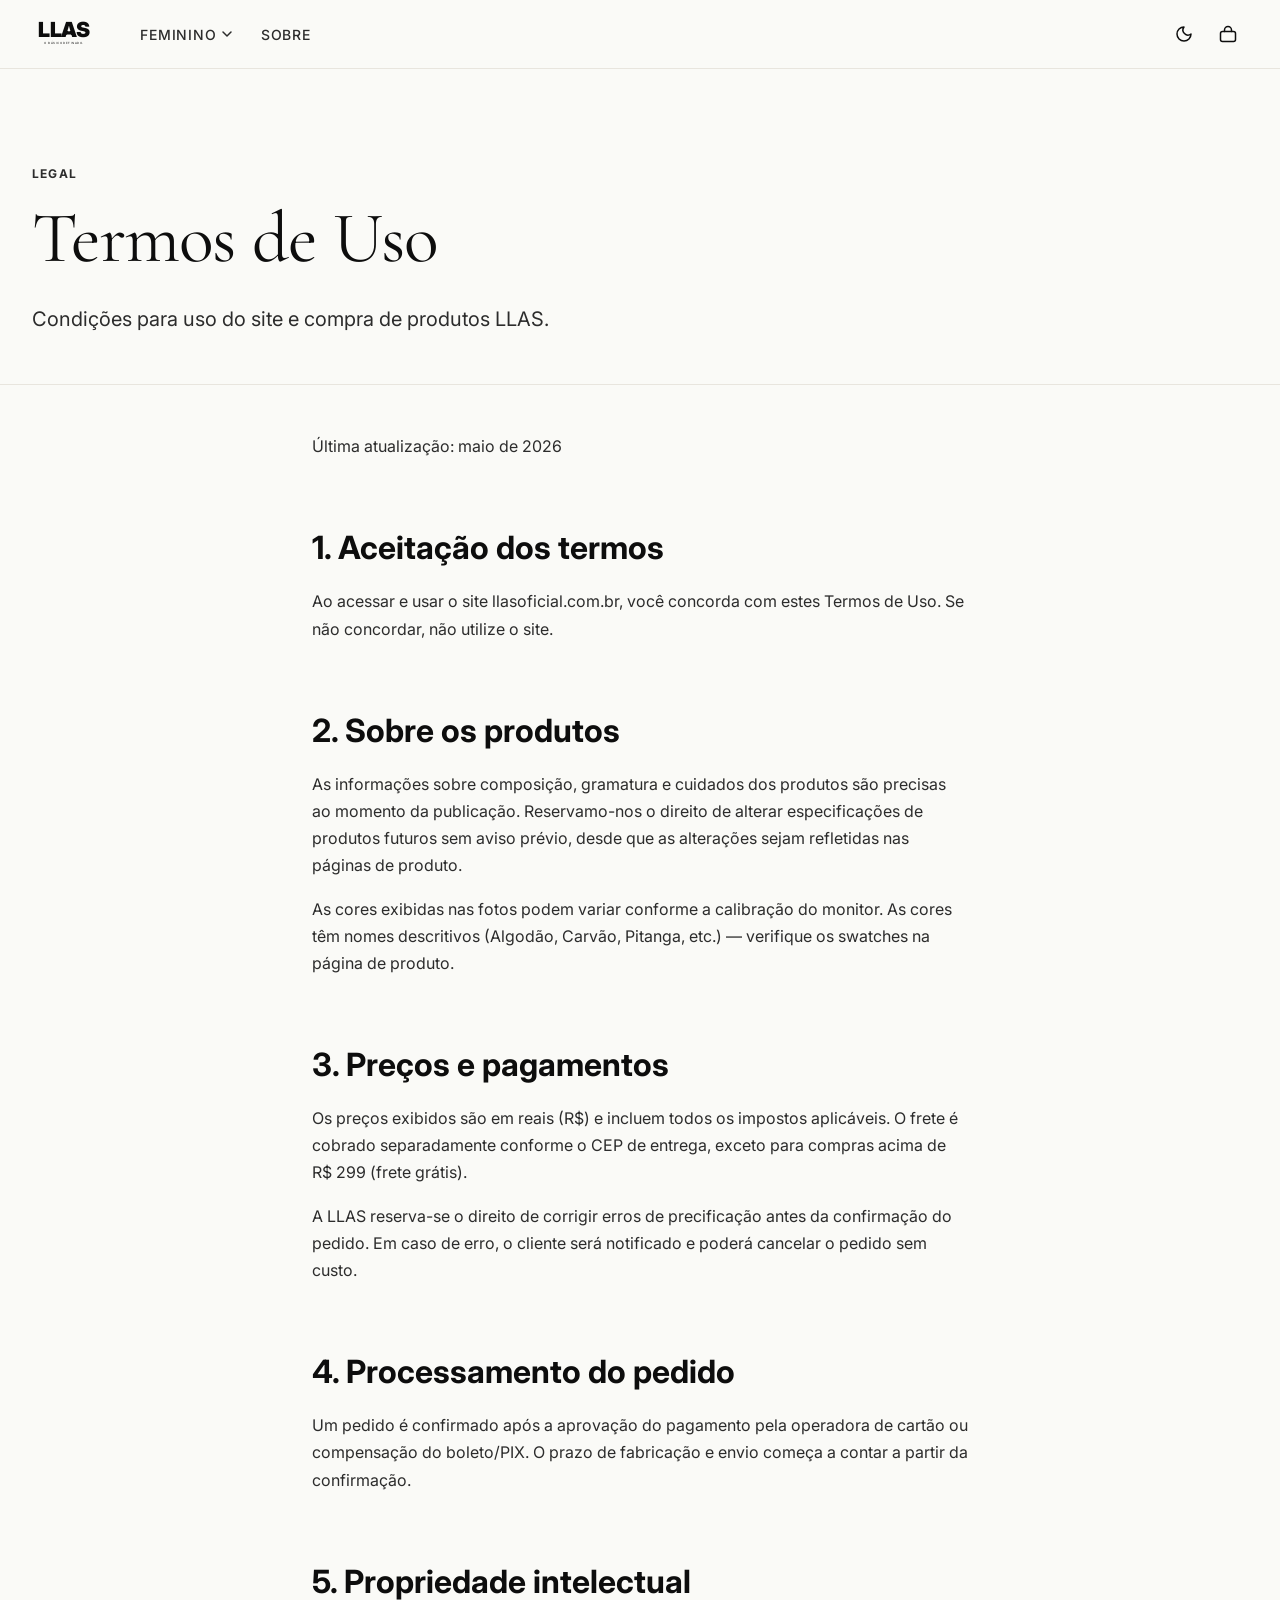
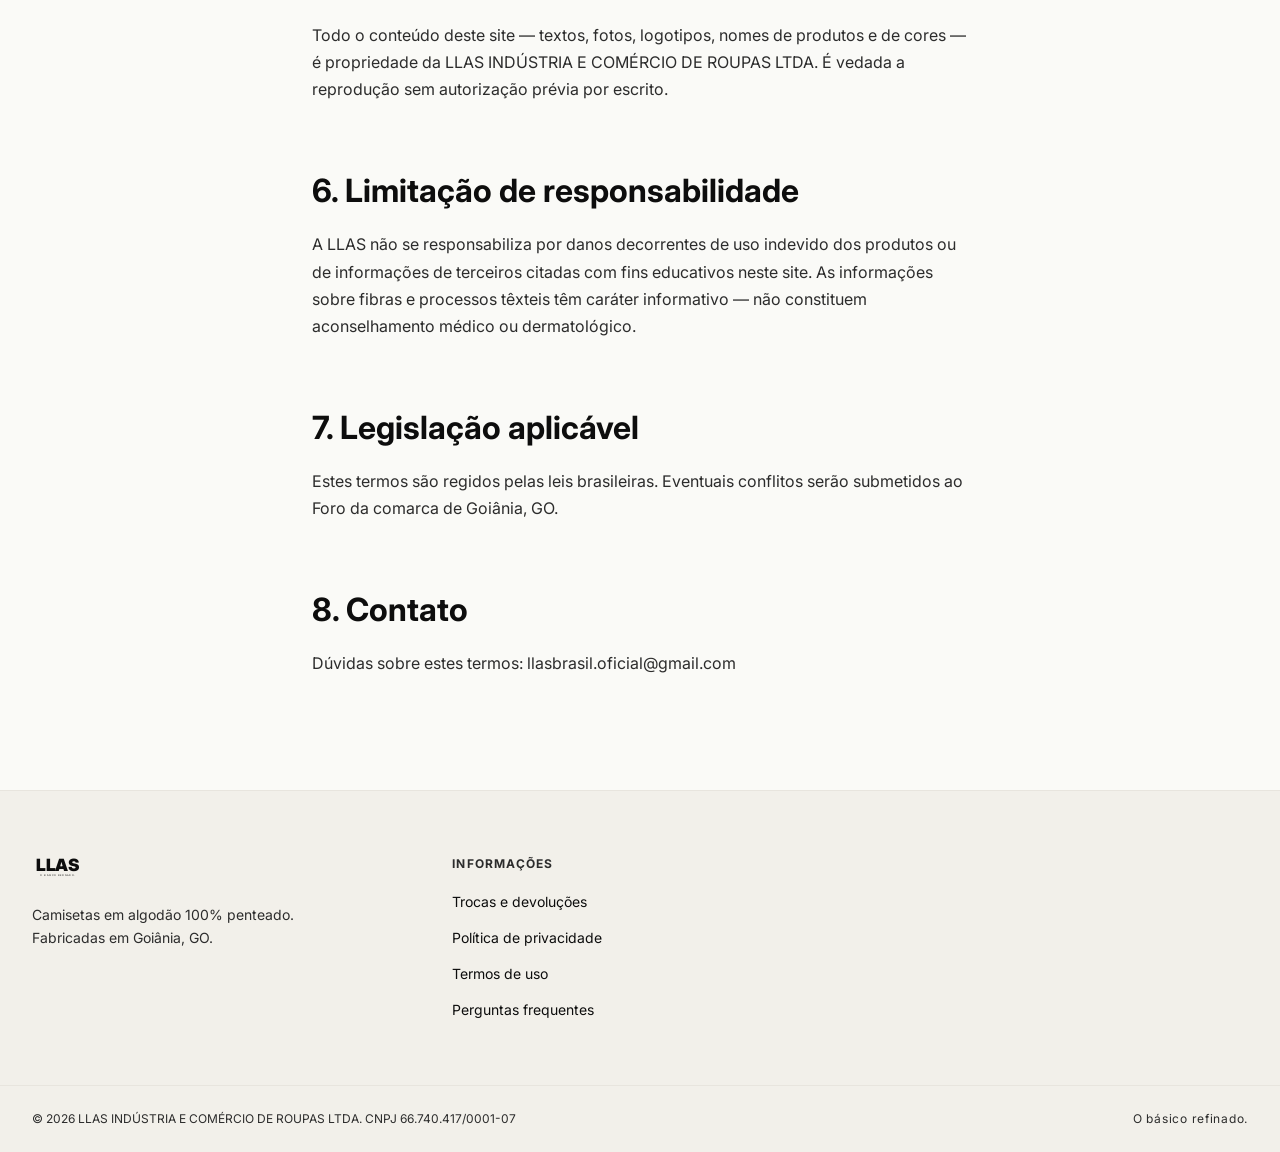
<file: termos.html>
<!DOCTYPE html>
<html lang="pt-BR">
<head>
  <meta charset="UTF-8">
  <meta name="viewport" content="width=device-width, initial-scale=1.0">
  <title>Termos de Uso — LLAS</title>
  <meta name="description" content="Termos e condições de uso do site e de compra na LLAS.">
  <link rel="canonical" href="https://llasoficial.com.br/termos">
  <link rel="preconnect" href="https://fonts.googleapis.com">
  <link rel="preconnect" href="https://fonts.gstatic.com" crossorigin>
  <link href="https://fonts.googleapis.com/css2?family=Cormorant+Garamond:wght@400;500&family=Inter:wght@300;400;500;700;900&display=swap" rel="stylesheet">
  <link rel="stylesheet" href="/css/reset.css">
  <link rel="stylesheet" href="/css/variables.css">
  <link rel="stylesheet" href="/css/style.css">
  <link rel="stylesheet" href="/css/components/header.css">
  <link rel="stylesheet" href="/css/components/mega-menu.css">
  <link rel="stylesheet" href="/css/components/side-cart.css">
  <link rel="stylesheet" href="/css/components/footer.css">
  <link rel="stylesheet" href="/css/pages/institucional.css">
  <script>(function(){var s=localStorage.getItem('llas-theme');var p=window.matchMedia('(prefers-color-scheme: dark)').matches?'dark':'light';document.documentElement.setAttribute('data-theme',s||p);})();</script>
</head>
<body>
  <header class="site-header" id="site-header"><div class="site-header__inner"><button class="site-header__hamburger" id="nav-toggle" aria-label="Abrir menu" aria-expanded="false" aria-controls="mobile-drawer" type="button"><svg width="20" height="20" viewBox="0 0 20 20" fill="none" aria-hidden="true"><line x1="2" y1="5" x2="18" y2="5" stroke="currentColor" stroke-width="1.5" stroke-linecap="round"/><line x1="2" y1="10" x2="18" y2="10" stroke="currentColor" stroke-width="1.5" stroke-linecap="round"/><line x1="2" y1="15" x2="18" y2="15" stroke="currentColor" stroke-width="1.5" stroke-linecap="round"/></svg></button><a href="/" class="site-header__logo" aria-label="LLAS — Início"><svg xmlns="http://www.w3.org/2000/svg" viewBox="0 0 400 200" role="img" aria-label="LLAS"><title>LLAS</title><text x="200" y="120" font-family="'Inter','Helvetica Neue',Arial,sans-serif" font-weight="900" font-size="130" letter-spacing="-2" text-anchor="middle" fill="currentColor">LLAS</text><text x="200" y="160" font-family="'Inter','Helvetica Neue',Arial,sans-serif" font-weight="400" font-size="18" letter-spacing="3" text-anchor="middle" fill="currentColor">O BÁSICO REFINADO.</text></svg></a><nav class="site-header__nav" aria-label="Navegação principal"><button class="nav-item" data-menu="feminino" aria-expanded="false" aria-haspopup="true" type="button">Feminino<svg class="nav-item__chevron" width="12" height="12" viewBox="0 0 12 12" fill="none" aria-hidden="true"><path d="M2 4l4 4 4-4" stroke="currentColor" stroke-width="1.5" stroke-linecap="round" stroke-linejoin="round"/></svg></button><a href="/sobre" class="nav-item">Sobre</a></nav><div class="site-header__actions"><button class="header-action" data-theme-toggle aria-label="Ativar modo escuro" aria-pressed="false" type="button"><svg class="icon-moon" width="20" height="20" viewBox="0 0 20 20" fill="none" aria-hidden="true"><path d="M10 3a7 7 0 1 0 7 7A5 5 0 0 1 10 3z" stroke="currentColor" stroke-width="1.5" stroke-linecap="round" stroke-linejoin="round"/></svg><svg class="icon-sun" width="20" height="20" viewBox="0 0 20 20" fill="none" aria-hidden="true"><circle cx="10" cy="10" r="3.5" stroke="currentColor" stroke-width="1.5"/><line x1="10" y1="2" x2="10" y2="4.5" stroke="currentColor" stroke-width="1.5" stroke-linecap="round"/><line x1="10" y1="15.5" x2="10" y2="18" stroke="currentColor" stroke-width="1.5" stroke-linecap="round"/><line x1="2" y1="10" x2="4.5" y2="10" stroke="currentColor" stroke-width="1.5" stroke-linecap="round"/><line x1="15.5" y1="10" x2="18" y2="10" stroke="currentColor" stroke-width="1.5" stroke-linecap="round"/></svg></button><button class="header-action" aria-label="Carrinho" type="button"><svg width="20" height="20" viewBox="0 0 20 20" fill="none" aria-hidden="true"><path d="M6.5 7.5V6a3.5 3.5 0 0 1 7 0v1.5" stroke="currentColor" stroke-width="1.5" stroke-linecap="round"/><rect x="2.5" y="7.5" width="15" height="10" rx="2" stroke="currentColor" stroke-width="1.5"/></svg><span class="cart-badge" id="cart-badge" data-count="0" aria-hidden="true"></span></button></div></div><div class="mega-menu" id="mega-menu-feminino" role="region" aria-label="Menu Feminino"><div class="mega-menu__inner"><div class="mega-menu__col"><h2 class="mega-menu__heading">Coleções</h2><ul class="mega-menu__list"><li><a href="/feminino/basica" class="mega-menu__link">Básica</a></li></ul></div></div></div></header>
  <div class="mobile-drawer" id="mobile-drawer" aria-hidden="true"><div class="mobile-drawer__backdrop" aria-hidden="true"></div><div class="mobile-drawer__panel" role="dialog" aria-modal="true" aria-label="Menu"><div class="mobile-drawer__header"><a href="/" class="mobile-drawer__logo" aria-label="LLAS"><svg xmlns="http://www.w3.org/2000/svg" viewBox="0 0 400 200" aria-hidden="true"><text x="200" y="120" font-family="'Inter','Helvetica Neue',Arial,sans-serif" font-weight="900" font-size="130" letter-spacing="-2" text-anchor="middle" fill="currentColor">LLAS</text><text x="200" y="160" font-family="'Inter','Helvetica Neue',Arial,sans-serif" font-weight="400" font-size="18" letter-spacing="3" text-anchor="middle" fill="currentColor">O BÁSICO REFINADO.</text></svg></a><button class="mobile-drawer__close" id="drawer-fechar" aria-label="Fechar menu" type="button"><svg width="20" height="20" viewBox="0 0 20 20" fill="none" aria-hidden="true"><line x1="4" y1="4" x2="16" y2="16" stroke="currentColor" stroke-width="1.5" stroke-linecap="round"/><line x1="16" y1="4" x2="4" y2="16" stroke="currentColor" stroke-width="1.5" stroke-linecap="round"/></svg></button></div><nav class="mobile-drawer__nav" aria-label="Navegação"><div class="mobile-drawer__item"><a href="/feminino" class="mobile-drawer__direct-link">Feminino</a></div><div class="mobile-drawer__item"><a href="/sobre" class="mobile-drawer__direct-link">Sobre</a></div></nav></div></div>

  <main>
    <div class="inst-hero">
      <p class="inst-hero__eyebrow">Legal</p>
      <h1 class="inst-hero__titulo">Termos de Uso</h1>
      <p class="inst-hero__subtitulo">Condições para uso do site e compra de produtos LLAS.</p>
    </div>
    <div class="politica-conteudo">
      <p class="politica-data">Última atualização: maio de 2026</p>

      <h2>1. Aceitação dos termos</h2>
      <p>Ao acessar e usar o site llasoficial.com.br, você concorda com estes Termos de Uso. Se não concordar, não utilize o site.</p>

      <h2>2. Sobre os produtos</h2>
      <p>As informações sobre composição, gramatura e cuidados dos produtos são precisas ao momento da publicação. Reservamo-nos o direito de alterar especificações de produtos futuros sem aviso prévio, desde que as alterações sejam refletidas nas páginas de produto.</p>
      <p>As cores exibidas nas fotos podem variar conforme a calibração do monitor. As cores têm nomes descritivos (Algodão, Carvão, Pitanga, etc.) — verifique os swatches na página de produto.</p>

      <h2>3. Preços e pagamentos</h2>
      <p>Os preços exibidos são em reais (R$) e incluem todos os impostos aplicáveis. O frete é cobrado separadamente conforme o CEP de entrega, exceto para compras acima de R$ 299 (frete grátis).</p>
      <p>A LLAS reserva-se o direito de corrigir erros de precificação antes da confirmação do pedido. Em caso de erro, o cliente será notificado e poderá cancelar o pedido sem custo.</p>

      <h2>4. Processamento do pedido</h2>
      <p>Um pedido é confirmado após a aprovação do pagamento pela operadora de cartão ou compensação do boleto/PIX. O prazo de fabricação e envio começa a contar a partir da confirmação.</p>

      <h2>5. Propriedade intelectual</h2>
      <p>Todo o conteúdo deste site — textos, fotos, logotipos, nomes de produtos e de cores — é propriedade da LLAS INDÚSTRIA E COMÉRCIO DE ROUPAS LTDA. É vedada a reprodução sem autorização prévia por escrito.</p>

      <h2>6. Limitação de responsabilidade</h2>
      <p>A LLAS não se responsabiliza por danos decorrentes de uso indevido dos produtos ou de informações de terceiros citadas com fins educativos neste site. As informações sobre fibras e processos têxteis têm caráter informativo — não constituem aconselhamento médico ou dermatológico.</p>

      <h2>7. Legislação aplicável</h2>
      <p>Estes termos são regidos pelas leis brasileiras. Eventuais conflitos serão submetidos ao Foro da comarca de Goiânia, GO.</p>

      <h2>8. Contato</h2>
      <p>Dúvidas sobre estes termos: <a href="mailto:llasbrasil.oficial@gmail.com">llasbrasil.oficial@gmail.com</a></p>
    </div>
  </main>

  <footer class="site-footer"><div class="site-footer__inner"><div><a href="/" class="site-footer__logo" aria-label="LLAS"><svg xmlns="http://www.w3.org/2000/svg" viewBox="0 0 400 200" aria-hidden="true"><text x="200" y="120" font-family="'Inter','Helvetica Neue',Arial,sans-serif" font-weight="900" font-size="130" letter-spacing="-2" text-anchor="middle" fill="currentColor">LLAS</text><text x="200" y="160" font-family="'Inter','Helvetica Neue',Arial,sans-serif" font-weight="400" font-size="18" letter-spacing="3" text-anchor="middle" fill="currentColor">O BÁSICO REFINADO.</text></svg></a><p class="site-footer__desc">Camisetas em algodão 100% penteado. Fabricadas em Goiânia, GO.</p></div><div><h3 class="site-footer__heading">Informações</h3><ul class="site-footer__links"><li><a href="/trocas">Trocas e devoluções</a></li><li><a href="/politica-privacidade">Política de privacidade</a></li><li><a href="/termos">Termos de uso</a></li><li><a href="/faq">Perguntas frequentes</a></li></ul></div></div><div class="site-footer__bottom"><div class="site-footer__bottom-inner"><p class="site-footer__legal">© 2026 LLAS INDÚSTRIA E COMÉRCIO DE ROUPAS LTDA. CNPJ 66.740.417/0001-07</p><p class="site-footer__tagline">O básico refinado.</p></div></div></footer>

  <script type="module" src="/js/theme-toggle.js"></script>
  <script type="module" src="/js/mega-menu.js"></script>
  <script type="module" src="/js/main.js"></script>
</body>
</html>
</file>
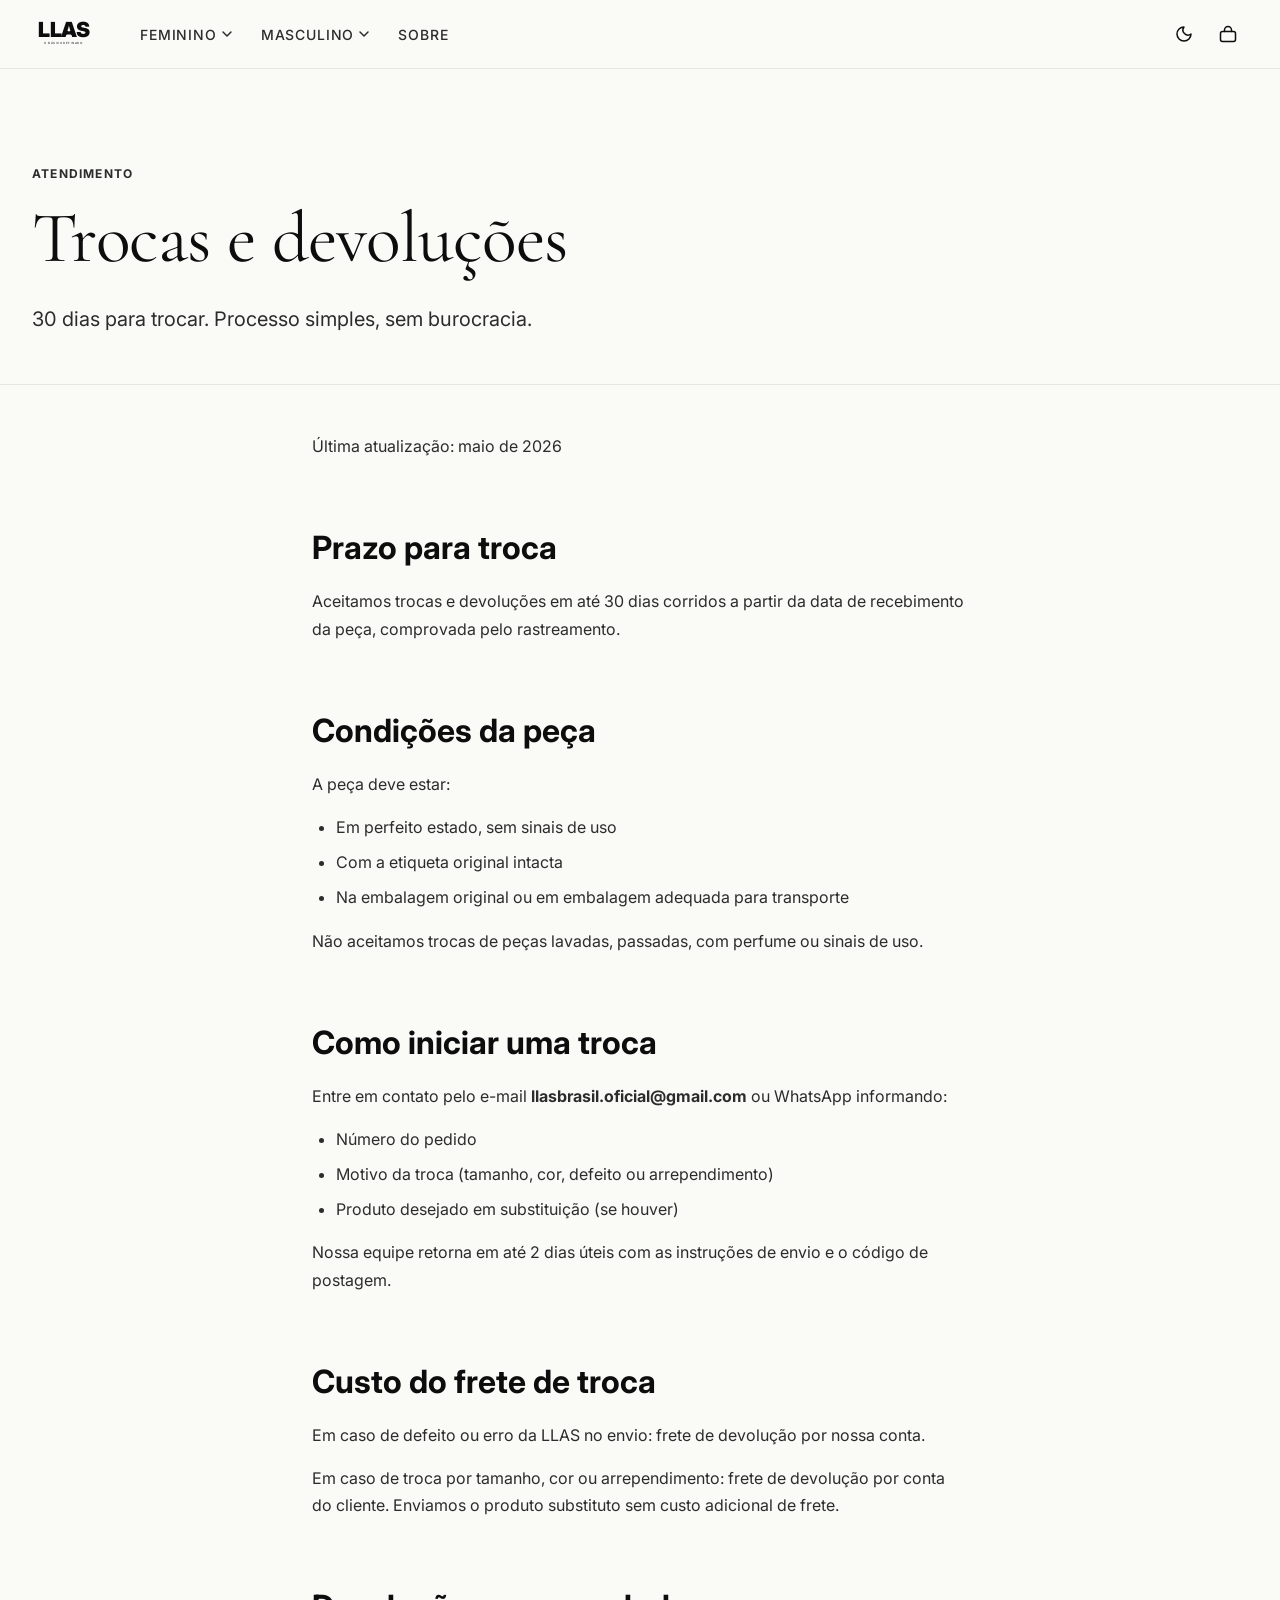
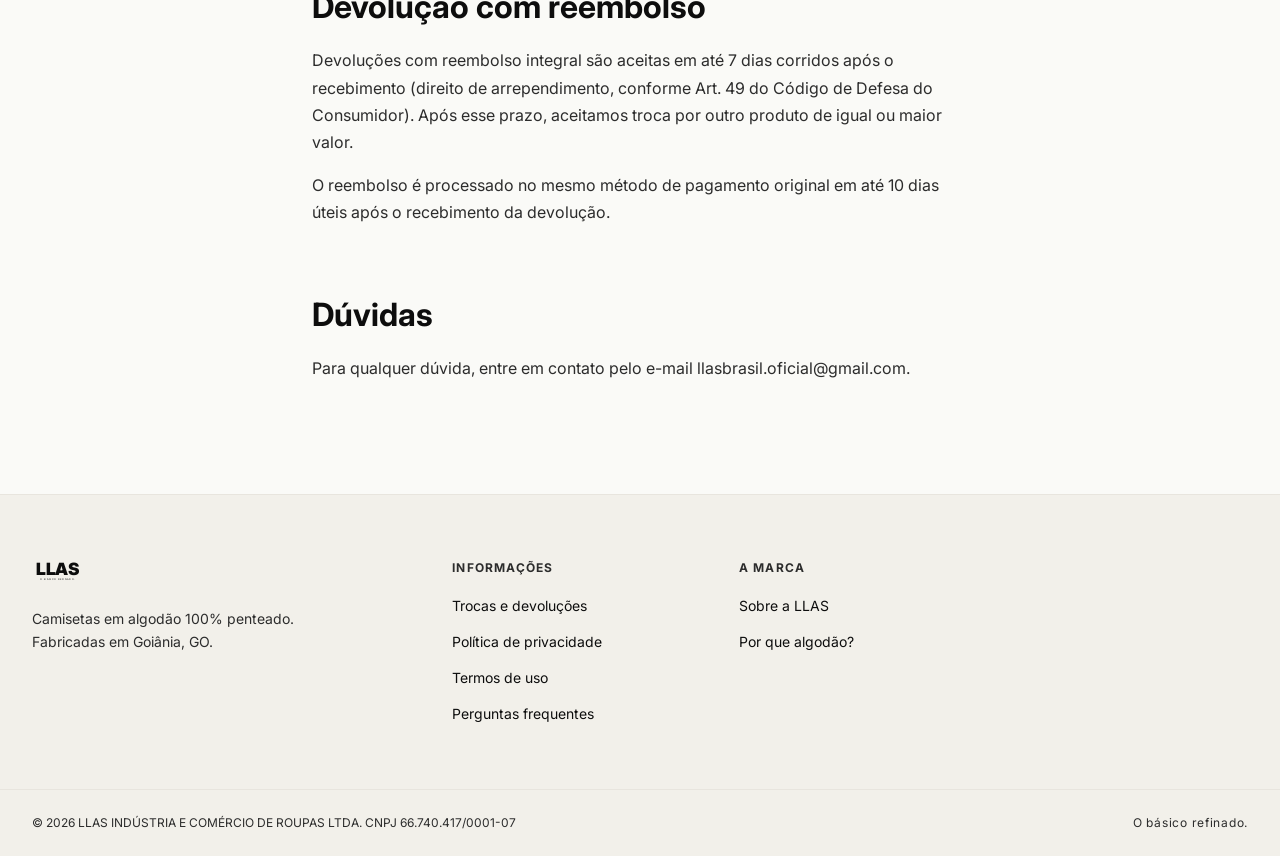
<file: trocas.html>
<!DOCTYPE html>
<html lang="pt-BR">
<head>
  <meta charset="UTF-8">
  <meta name="viewport" content="width=device-width, initial-scale=1.0">
  <title>Trocas e devoluções — LLAS</title>
  <meta name="description" content="Política de trocas e devoluções da LLAS. 30 dias para trocar, processo simples, sem burocracia.">
  <link rel="canonical" href="https://llasoficial.com.br/trocas">
  <link rel="preconnect" href="https://fonts.googleapis.com">
  <link rel="preconnect" href="https://fonts.gstatic.com" crossorigin>
  <link href="https://fonts.googleapis.com/css2?family=Cormorant+Garamond:wght@400;500&family=Inter:wght@300;400;500;700;900&display=swap" rel="stylesheet">
  <link rel="stylesheet" href="/css/reset.css">
  <link rel="stylesheet" href="/css/variables.css">
  <link rel="stylesheet" href="/css/style.css">
  <link rel="stylesheet" href="/css/components/header.css">
  <link rel="stylesheet" href="/css/components/mega-menu.css">
  <link rel="stylesheet" href="/css/components/side-cart.css">
  <link rel="stylesheet" href="/css/components/footer.css">
  <link rel="stylesheet" href="/css/pages/institucional.css">
  <script>(function(){var s=localStorage.getItem('llas-theme');var p=window.matchMedia('(prefers-color-scheme: dark)').matches?'dark':'light';document.documentElement.setAttribute('data-theme',s||p);})();</script>
</head>
<body>
  <header class="site-header" id="site-header"><div class="site-header__inner"><button class="site-header__hamburger" id="nav-toggle" aria-label="Abrir menu" aria-expanded="false" aria-controls="mobile-drawer" type="button"><svg width="20" height="20" viewBox="0 0 20 20" fill="none" aria-hidden="true"><line x1="2" y1="5" x2="18" y2="5" stroke="currentColor" stroke-width="1.5" stroke-linecap="round"/><line x1="2" y1="10" x2="18" y2="10" stroke="currentColor" stroke-width="1.5" stroke-linecap="round"/><line x1="2" y1="15" x2="18" y2="15" stroke="currentColor" stroke-width="1.5" stroke-linecap="round"/></svg></button><a href="/" class="site-header__logo" aria-label="LLAS — Início"><svg xmlns="http://www.w3.org/2000/svg" viewBox="0 0 400 200" role="img" aria-label="LLAS"><title>LLAS</title><text x="200" y="120" font-family="'Inter','Helvetica Neue',Arial,sans-serif" font-weight="900" font-size="130" letter-spacing="-2" text-anchor="middle" fill="currentColor">LLAS</text><text x="200" y="160" font-family="'Inter','Helvetica Neue',Arial,sans-serif" font-weight="400" font-size="18" letter-spacing="3" text-anchor="middle" fill="currentColor">O BÁSICO REFINADO.</text></svg></a><nav class="site-header__nav" aria-label="Navegação principal"><button class="nav-item" data-menu="feminino" aria-expanded="false" aria-haspopup="true" type="button">Feminino<svg class="nav-item__chevron" width="12" height="12" viewBox="0 0 12 12" fill="none" aria-hidden="true"><path d="M2 4l4 4 4-4" stroke="currentColor" stroke-width="1.5" stroke-linecap="round" stroke-linejoin="round"/></svg></button><button class="nav-item" data-menu="masculino" aria-expanded="false" aria-haspopup="true" type="button">Masculino<svg class="nav-item__chevron" width="12" height="12" viewBox="0 0 12 12" fill="none" aria-hidden="true"><path d="M2 4l4 4 4-4" stroke="currentColor" stroke-width="1.5" stroke-linecap="round" stroke-linejoin="round"/></svg></button><a href="/sobre" class="nav-item">Sobre</a></nav><div class="site-header__actions"><button class="header-action" data-theme-toggle aria-label="Ativar modo escuro" aria-pressed="false" type="button"><svg class="icon-moon" width="20" height="20" viewBox="0 0 20 20" fill="none" aria-hidden="true"><path d="M10 3a7 7 0 1 0 7 7A5 5 0 0 1 10 3z" stroke="currentColor" stroke-width="1.5" stroke-linecap="round" stroke-linejoin="round"/></svg><svg class="icon-sun" width="20" height="20" viewBox="0 0 20 20" fill="none" aria-hidden="true"><circle cx="10" cy="10" r="3.5" stroke="currentColor" stroke-width="1.5"/><line x1="10" y1="2" x2="10" y2="4.5" stroke="currentColor" stroke-width="1.5" stroke-linecap="round"/><line x1="10" y1="15.5" x2="10" y2="18" stroke="currentColor" stroke-width="1.5" stroke-linecap="round"/><line x1="2" y1="10" x2="4.5" y2="10" stroke="currentColor" stroke-width="1.5" stroke-linecap="round"/><line x1="15.5" y1="10" x2="18" y2="10" stroke="currentColor" stroke-width="1.5" stroke-linecap="round"/></svg></button><button class="header-action" aria-label="Carrinho" type="button"><svg width="20" height="20" viewBox="0 0 20 20" fill="none" aria-hidden="true"><path d="M6.5 7.5V6a3.5 3.5 0 0 1 7 0v1.5" stroke="currentColor" stroke-width="1.5" stroke-linecap="round"/><rect x="2.5" y="7.5" width="15" height="10" rx="2" stroke="currentColor" stroke-width="1.5"/></svg><span class="cart-badge" id="cart-badge" data-count="0" aria-hidden="true"></span></button></div></div><div class="mega-menu" id="mega-menu-feminino" role="region" aria-label="Menu Feminino"><div class="mega-menu__inner"><div class="mega-menu__col"><h2 class="mega-menu__heading">Coleções</h2><ul class="mega-menu__list"><li><a href="/feminino/basica" class="mega-menu__link">Básica</a></li><li><a href="/feminino/copa-brasil" class="mega-menu__link">Copa Brasil 2026</a></li></ul></div></div></div><div class="mega-menu" id="mega-menu-masculino" role="region" aria-label="Menu Masculino"><div class="mega-menu__inner"><div class="mega-menu__col"><h2 class="mega-menu__heading">Coleções</h2><ul class="mega-menu__list"><li><a href="/masculino/basica" class="mega-menu__link">Básica</a></li></ul></div></div></div></header>
  <div class="mobile-drawer" id="mobile-drawer" aria-hidden="true"><div class="mobile-drawer__backdrop" aria-hidden="true"></div><div class="mobile-drawer__panel" role="dialog" aria-modal="true" aria-label="Menu"><div class="mobile-drawer__header"><a href="/" class="mobile-drawer__logo" aria-label="LLAS"><svg xmlns="http://www.w3.org/2000/svg" viewBox="0 0 400 200" aria-hidden="true"><text x="200" y="120" font-family="'Inter','Helvetica Neue',Arial,sans-serif" font-weight="900" font-size="130" letter-spacing="-2" text-anchor="middle" fill="currentColor">LLAS</text><text x="200" y="160" font-family="'Inter','Helvetica Neue',Arial,sans-serif" font-weight="400" font-size="18" letter-spacing="3" text-anchor="middle" fill="currentColor">O BÁSICO REFINADO.</text></svg></a><button class="mobile-drawer__close" id="drawer-fechar" aria-label="Fechar menu" type="button"><svg width="20" height="20" viewBox="0 0 20 20" fill="none" aria-hidden="true"><line x1="4" y1="4" x2="16" y2="16" stroke="currentColor" stroke-width="1.5" stroke-linecap="round"/><line x1="16" y1="4" x2="4" y2="16" stroke="currentColor" stroke-width="1.5" stroke-linecap="round"/></svg></button></div><nav class="mobile-drawer__nav" aria-label="Navegação"><div class="mobile-drawer__item"><a href="/feminino" class="mobile-drawer__direct-link">Feminino</a></div><div class="mobile-drawer__item"><a href="/masculino" class="mobile-drawer__direct-link">Masculino</a></div><div class="mobile-drawer__item"><a href="/sobre" class="mobile-drawer__direct-link">Sobre</a></div></nav></div></div>

  <main>
    <div class="inst-hero">
      <p class="inst-hero__eyebrow">Atendimento</p>
      <h1 class="inst-hero__titulo">Trocas e devoluções</h1>
      <p class="inst-hero__subtitulo">30 dias para trocar. Processo simples, sem burocracia.</p>
    </div>
    <div class="politica-conteudo">
      <p class="politica-data">Última atualização: maio de 2026</p>

      <h2>Prazo para troca</h2>
      <p>Aceitamos trocas e devoluções em até 30 dias corridos a partir da data de recebimento da peça, comprovada pelo rastreamento.</p>

      <h2>Condições da peça</h2>
      <p>A peça deve estar:</p>
      <ul>
        <li>Em perfeito estado, sem sinais de uso</li>
        <li>Com a etiqueta original intacta</li>
        <li>Na embalagem original ou em embalagem adequada para transporte</li>
      </ul>
      <p>Não aceitamos trocas de peças lavadas, passadas, com perfume ou sinais de uso.</p>

      <h2>Como iniciar uma troca</h2>
      <p>Entre em contato pelo e-mail <strong>llasbrasil.oficial@gmail.com</strong> ou WhatsApp informando:</p>
      <ul>
        <li>Número do pedido</li>
        <li>Motivo da troca (tamanho, cor, defeito ou arrependimento)</li>
        <li>Produto desejado em substituição (se houver)</li>
      </ul>
      <p>Nossa equipe retorna em até 2 dias úteis com as instruções de envio e o código de postagem.</p>

      <h2>Custo do frete de troca</h2>
      <p>Em caso de defeito ou erro da LLAS no envio: frete de devolução por nossa conta.</p>
      <p>Em caso de troca por tamanho, cor ou arrependimento: frete de devolução por conta do cliente. Enviamos o produto substituto sem custo adicional de frete.</p>

      <h2>Devolução com reembolso</h2>
      <p>Devoluções com reembolso integral são aceitas em até 7 dias corridos após o recebimento (direito de arrependimento, conforme Art. 49 do Código de Defesa do Consumidor). Após esse prazo, aceitamos troca por outro produto de igual ou maior valor.</p>
      <p>O reembolso é processado no mesmo método de pagamento original em até 10 dias úteis após o recebimento da devolução.</p>

      <h2>Dúvidas</h2>
      <p>Para qualquer dúvida, entre em contato pelo e-mail <a href="mailto:llasbrasil.oficial@gmail.com">llasbrasil.oficial@gmail.com</a>.</p>
    </div>
  </main>

  <footer class="site-footer"><div class="site-footer__inner"><div><a href="/" class="site-footer__logo" aria-label="LLAS"><svg xmlns="http://www.w3.org/2000/svg" viewBox="0 0 400 200" aria-hidden="true"><text x="200" y="120" font-family="'Inter','Helvetica Neue',Arial,sans-serif" font-weight="900" font-size="130" letter-spacing="-2" text-anchor="middle" fill="currentColor">LLAS</text><text x="200" y="160" font-family="'Inter','Helvetica Neue',Arial,sans-serif" font-weight="400" font-size="18" letter-spacing="3" text-anchor="middle" fill="currentColor">O BÁSICO REFINADO.</text></svg></a><p class="site-footer__desc">Camisetas em algodão 100% penteado. Fabricadas em Goiânia, GO.</p></div><div><h3 class="site-footer__heading">Informações</h3><ul class="site-footer__links"><li><a href="/trocas">Trocas e devoluções</a></li><li><a href="/politica-privacidade">Política de privacidade</a></li><li><a href="/termos">Termos de uso</a></li><li><a href="/faq">Perguntas frequentes</a></li></ul></div><div><h3 class="site-footer__heading">A marca</h3><ul class="site-footer__links"><li><a href="/sobre">Sobre a LLAS</a></li><li><a href="/algodao">Por que algodão?</a></li></ul></div></div><div class="site-footer__bottom"><div class="site-footer__bottom-inner"><p class="site-footer__legal">© 2026 LLAS INDÚSTRIA E COMÉRCIO DE ROUPAS LTDA. CNPJ 66.740.417/0001-07</p><p class="site-footer__tagline">O básico refinado.</p></div></div></footer>

  <script type="module" src="/js/theme-toggle.js"></script>
  <script type="module" src="/js/mega-menu.js"></script>
  <script type="module" src="/js/main.js"></script>
</body>
</html>
</file>
<file: css/variables.css>
/* variables.css — LLAS — Design tokens */

/* ─── Modo claro (padrão) ─────────────────────────────────── */
:root {
  /* Cores de interface */
  --cor-bg:          #FAFAF7;
  --cor-bg-alt:      #F2F0EA;
  --cor-texto:       #0D0D0D;
  --cor-texto-soft:  #2C2C2C;
  --cor-borda:       #E8E5DE;
  --cor-acento:      #7A6E5D;
  --cor-erro:        #8B2C2C;
  --cor-sucesso:     #3E5C3A;

  /* Tipografia */
  --ff-principal: 'Inter', -apple-system, BlinkMacSystemFont, 'Helvetica Neue', Arial, sans-serif;
  --ff-editorial: 'Cormorant Garamond', Georgia, 'Times New Roman', serif;

  --fs-xs:   0.75rem;    /*  12px */
  --fs-sm:   0.875rem;   /*  14px */
  --fs-base: 1rem;       /*  16px */
  --fs-md:   1.25rem;    /*  20px */
  --fs-lg:   2rem;       /*  32px */
  --fs-xl:   3.5rem;     /*  56px */
  --fs-hero: clamp(3rem, 8vw, 6rem);

  --fw-light:   300;
  --fw-regular: 400;
  --fw-medium:  500;
  --fw-bold:    700;
  --fw-black:   900;

  --lh-tight:  1.1;
  --lh-snug:   1.3;
  --lh-base:   1.5;
  --lh-relaxed: 1.7;

  /* Espaçamentos */
  --space-1:  0.25rem;   /*  4px */
  --space-2:  0.5rem;    /*  8px */
  --space-3:  0.75rem;   /* 12px */
  --space-4:  1rem;      /* 16px */
  --space-5:  1.5rem;    /* 24px */
  --space-6:  2rem;      /* 32px */
  --space-7:  3rem;      /* 48px */
  --space-8:  4rem;      /* 64px */
  --space-9:  6rem;      /* 96px */
  --space-10: 8rem;      /* 128px */

  /* Layout */
  --max-width:        1280px;
  --max-width-texto:  720px;
  --padding-lateral:  clamp(1rem, 4vw, 2rem);

  /* Bordas */
  --radius-sm: 2px;
  --radius-md: 4px;
  --radius-lg: 8px;

  /* Transições */
  --transition-rapida:  150ms ease;
  --transition-padrao:  250ms ease;
  --transition-lenta:   400ms ease;
  --transition-tema:    300ms ease;

  /* Sombras */
  --sombra-sm: 0 1px 3px rgba(0, 0, 0, 0.06);
  --sombra-md: 0 4px 12px rgba(0, 0, 0, 0.08);
  --sombra-lg: 0 8px 32px rgba(0, 0, 0, 0.10);

  /* Z-index */
  --z-base:      0;
  --z-elevado:   10;
  --z-header:    100;
  --z-mega-menu: 200;
  --z-side-cart: 300;
  --z-modal:     400;
  --z-topo:      500;
}

/* ─── Modo escuro ─────────────────────────────────────────── */
[data-theme="dark"] {
  --cor-bg:         #0D0D0D;
  --cor-bg-alt:     #161616;
  --cor-texto:      #FAFAF7;
  --cor-texto-soft: #C9C7C0;
  --cor-borda:      #2A2A2A;
  --cor-acento:     #C9B79C;
  --cor-erro:       #C97070;
  --cor-sucesso:    #8AB585;

  --sombra-sm: 0 1px 3px rgba(0, 0, 0, 0.30);
  --sombra-md: 0 4px 12px rgba(0, 0, 0, 0.40);
  --sombra-lg: 0 8px 32px rgba(0, 0, 0, 0.50);
}
</file>
<file: css/style.css>
/* style.css — LLAS — Estilos globais */

html {
  transition:
    background-color var(--transition-tema),
    color var(--transition-tema);
}

body {
  font-family: var(--ff-principal);
  font-size: var(--fs-base);
  font-weight: var(--fw-regular);
  color: var(--cor-texto);
  background-color: var(--cor-bg);
  line-height: var(--lh-base);
  min-height: 100dvh;
  display: flex;
  flex-direction: column;
}

body.drawer-open {
  overflow: hidden;
}

main {
  flex: 1;
}

:focus-visible {
  outline: 2px solid var(--cor-acento);
  outline-offset: 3px;
  border-radius: var(--radius-sm);
}

/* Troca de ícone de tema via CSS (sem JS) */
[data-theme='light'] .icon-sun  { display: none; }
[data-theme='light'] .icon-moon { display: block; }
[data-theme='dark']  .icon-sun  { display: block; }
[data-theme='dark']  .icon-moon { display: none; }

/* Container padrão */
.container {
  max-width: var(--max-width);
  margin: 0 auto;
  padding-inline: var(--padding-lateral);
}
</file>
<file: css/components/header.css>
/* header.css — LLAS */

/* ── Base ───────────────────────────────────────────────── */
.site-header {
  position: sticky;
  top: 0;
  z-index: var(--z-header);
  background-color: var(--cor-bg);
  border-bottom: 1px solid var(--cor-borda);
  transition:
    background-color var(--transition-tema),
    border-color var(--transition-tema),
    box-shadow var(--transition-padrao);
}

.site-header.is-scrolled {
  box-shadow: var(--sombra-sm);
}

/* ── Inner: mobile grid (hamburger | logo | actions) ───── */
.site-header__inner {
  display: grid;
  grid-template-columns: 40px 1fr 40px;
  grid-template-areas: 'start logo end';
  align-items: center;
  max-width: var(--max-width);
  margin: 0 auto;
  padding-inline: var(--padding-lateral);
  height: 60px;
  transition: height var(--transition-padrao);
}

.site-header.is-scrolled .site-header__inner {
  height: 50px;
}

/* ── Logo ───────────────────────────────────────────────── */
.site-header__logo {
  grid-area: logo;
  justify-self: center;
  display: flex;
  align-items: center;
}

.site-header__logo svg {
  height: 28px;
  width: auto;
  color: var(--cor-texto);
  transition:
    color var(--transition-tema),
    height var(--transition-padrao);
}

.site-header.is-scrolled .site-header__logo svg {
  height: 24px;
}

/* ── Hamburger (mobile only) ────────────────────────────── */
.site-header__hamburger {
  grid-area: start;
  display: flex;
  align-items: center;
  justify-content: center;
  width: 40px;
  height: 40px;
  color: var(--cor-texto);
  border-radius: var(--radius-md);
  flex-shrink: 0;
  transition:
    color var(--transition-padrao),
    background-color var(--transition-padrao);
}

.site-header__hamburger:hover {
  background-color: var(--cor-bg-alt);
}

/* ── Nav (hidden on mobile) ─────────────────────────────── */
.site-header__nav {
  display: none;
}

/* ── Actions ────────────────────────────────────────────── */
.site-header__actions {
  grid-area: end;
  display: flex;
  align-items: center;
  gap: var(--space-1);
  justify-content: flex-end;
}

.header-action {
  position: relative;
  display: flex;
  align-items: center;
  justify-content: center;
  width: 40px;
  height: 40px;
  color: var(--cor-texto);
  border-radius: var(--radius-md);
  flex-shrink: 0;
  transition:
    color var(--transition-padrao),
    background-color var(--transition-padrao);
}

.header-action:hover {
  background-color: var(--cor-bg-alt);
}

/* Busca oculta no mobile */
.header-action--search {
  display: none;
}

/* Cart badge */
.cart-badge {
  position: absolute;
  top: 5px;
  right: 5px;
  min-width: 15px;
  height: 15px;
  padding: 0 3px;
  background-color: var(--cor-texto);
  color: var(--cor-bg);
  font-size: 0.625rem;
  font-weight: var(--fw-bold);
  line-height: 15px;
  text-align: center;
  border-radius: 8px;
  pointer-events: none;
  transition:
    background-color var(--transition-tema),
    color var(--transition-tema);
}

.cart-badge[data-count='0'] {
  display: none;
}

/* ── Desktop (960px+) ───────────────────────────────────── */
@media (min-width: 960px) {
  .site-header__inner {
    grid-template-columns: auto 1fr auto;
    grid-template-areas: 'logo nav end';
    gap: var(--space-6);
    height: 68px;
  }

  .site-header.is-scrolled .site-header__inner {
    height: 56px;
  }

  .site-header__hamburger {
    display: none;
  }

  .site-header__logo {
    justify-self: start;
  }

  .site-header__logo svg {
    height: 32px;
  }

  .site-header.is-scrolled .site-header__logo svg {
    height: 26px;
  }

  .site-header__nav {
    grid-area: nav;
    display: flex;
    align-items: center;
    gap: var(--space-1);
  }

  /* Nav item */
  .nav-item {
    display: flex;
    align-items: center;
    gap: 4px;
    padding: var(--space-2) var(--space-3);
    font-size: var(--fs-sm);
    font-weight: var(--fw-medium);
    letter-spacing: 0.06em;
    text-transform: uppercase;
    color: var(--cor-texto-soft);
    border-radius: var(--radius-md);
    white-space: nowrap;
    transition:
      color var(--transition-padrao),
      background-color var(--transition-padrao);
  }

  .nav-item:hover,
  .nav-item:focus-visible,
  .nav-item[aria-expanded='true'] {
    color: var(--cor-texto);
    background-color: var(--cor-bg-alt);
    outline: none;
  }

  .nav-item__chevron {
    flex-shrink: 0;
    transition: transform var(--transition-padrao);
  }

  .nav-item[aria-expanded='true'] .nav-item__chevron {
    transform: rotate(180deg);
  }

  .header-action--search {
    display: flex;
  }
}
</file>
<file: css/components/mega-menu.css>
/* mega-menu.css — LLAS — Desktop panel + Mobile drawer */

/* ═══════════════════════════════════════════════════════════
   DESKTOP MEGA-MENU
   Painel full-width que aparece abaixo do header (960px+)
   ═══════════════════════════════════════════════════════════ */

.mega-menu {
  display: none; /* oculto no mobile */
}

@media (min-width: 960px) {
  .mega-menu {
    display: block;
    position: absolute;
    top: 100%;
    left: 0;
    right: 0;
    background-color: var(--cor-bg);
    border-bottom: 1px solid var(--cor-borda);
    box-shadow: var(--sombra-md);
    z-index: var(--z-mega-menu);

    /* Estado fechado */
    opacity: 0;
    transform: translateY(-6px);
    visibility: hidden;
    pointer-events: none;
    transition:
      opacity var(--transition-padrao),
      transform var(--transition-padrao),
      visibility var(--transition-padrao),
      background-color var(--transition-tema),
      border-color var(--transition-tema);
  }

  .mega-menu.is-open {
    opacity: 1;
    transform: translateY(0);
    visibility: visible;
    pointer-events: auto;
  }

  .mega-menu__inner {
    display: flex;
    gap: var(--space-8);
    max-width: var(--max-width);
    margin: 0 auto;
    padding: var(--space-7) var(--padding-lateral);
  }

  .mega-menu__col {
    flex: 1;
    min-width: 0;
  }

  .mega-menu__heading {
    font-size: var(--fs-xs);
    font-weight: var(--fw-bold);
    letter-spacing: 0.1em;
    text-transform: uppercase;
    color: var(--cor-texto-soft);
    margin-bottom: var(--space-4);
    padding-bottom: var(--space-3);
    border-bottom: 1px solid var(--cor-borda);
    transition: border-color var(--transition-tema);
  }

  .mega-menu__list {
    display: flex;
    flex-direction: column;
    gap: var(--space-3);
  }

  .mega-menu__link {
    display: block;
    font-size: var(--fs-base);
    color: var(--cor-texto);
    transition: color var(--transition-padrao);
  }

  .mega-menu__link:hover {
    color: var(--cor-acento);
  }

  /* Badge "Sazonal" para Copa Brasil */
  .mega-menu__badge {
    display: inline-block;
    margin-left: var(--space-2);
    padding: 1px 5px;
    background-color: var(--cor-bg-alt);
    border: 1px solid var(--cor-borda);
    border-radius: var(--radius-sm);
    font-size: var(--fs-xs);
    color: var(--cor-texto-soft);
    vertical-align: middle;
    transition:
      background-color var(--transition-tema),
      border-color var(--transition-tema);
  }
}

/* ═══════════════════════════════════════════════════════════
   MOBILE DRAWER
   Slide-in da esquerda com backdrop — oculto no desktop
   ═══════════════════════════════════════════════════════════ */

.mobile-drawer {
  position: fixed;
  inset: 0;
  z-index: var(--z-side-cart);
  pointer-events: none;
}

.mobile-drawer.is-open {
  pointer-events: auto;
}

/* Backdrop */
.mobile-drawer__backdrop {
  position: absolute;
  inset: 0;
  background-color: rgba(0, 0, 0, 0.45);
  opacity: 0;
  transition: opacity var(--transition-padrao);
  cursor: pointer;
}

.mobile-drawer.is-open .mobile-drawer__backdrop {
  opacity: 1;
}

/* Painel lateral */
.mobile-drawer__panel {
  position: absolute;
  inset-block: 0;
  left: 0;
  width: min(320px, 85vw);
  background-color: var(--cor-bg);
  overflow-y: auto;
  overscroll-behavior: contain;
  transform: translateX(-100%);
  transition:
    transform var(--transition-padrao),
    background-color var(--transition-tema);
}

.mobile-drawer.is-open .mobile-drawer__panel {
  transform: translateX(0);
}

/* Drawer: topo com logo + fechar */
.mobile-drawer__header {
  display: flex;
  align-items: center;
  justify-content: space-between;
  padding-inline: var(--padding-lateral);
  height: 60px;
  border-bottom: 1px solid var(--cor-borda);
  flex-shrink: 0;
  transition: border-color var(--transition-tema);
}

.mobile-drawer__logo svg {
  height: 26px;
  width: auto;
  color: var(--cor-texto);
  transition: color var(--transition-tema);
}

.mobile-drawer__close {
  display: flex;
  align-items: center;
  justify-content: center;
  width: 36px;
  height: 36px;
  color: var(--cor-texto-soft);
  border-radius: var(--radius-md);
  transition:
    color var(--transition-padrao),
    background-color var(--transition-padrao);
}

.mobile-drawer__close:hover {
  color: var(--cor-texto);
  background-color: var(--cor-bg-alt);
}

/* Nav accordion */
.mobile-drawer__nav {
  padding-block: var(--space-3);
}

.mobile-drawer__item {
  border-bottom: 1px solid var(--cor-borda);
  transition: border-color var(--transition-tema);
}

/* Botão principal do accordion */
.mobile-drawer__trigger {
  display: flex;
  align-items: center;
  justify-content: space-between;
  width: 100%;
  padding: var(--space-4) var(--padding-lateral);
  font-size: var(--fs-sm);
  font-weight: var(--fw-medium);
  letter-spacing: 0.06em;
  text-transform: uppercase;
  color: var(--cor-texto);
  text-align: left;
  transition:
    color var(--transition-padrao),
    background-color var(--transition-padrao);
}

.mobile-drawer__trigger:hover {
  background-color: var(--cor-bg-alt);
}

.mobile-drawer__trigger-chevron {
  flex-shrink: 0;
  color: var(--cor-texto-soft);
  transition: transform var(--transition-padrao);
}

.mobile-drawer__trigger[aria-expanded='true'] .mobile-drawer__trigger-chevron {
  transform: rotate(180deg);
}

/* Sub-menu accordion */
.mobile-drawer__sub {
  background-color: var(--cor-bg-alt);
  padding-bottom: var(--space-4);
  transition: background-color var(--transition-tema);
}

.mobile-drawer__sub-group {
  padding-inline: var(--padding-lateral);
}

.mobile-drawer__sub-label {
  display: block;
  padding-top: var(--space-4);
  padding-bottom: var(--space-2);
  font-size: var(--fs-xs);
  font-weight: var(--fw-bold);
  letter-spacing: 0.08em;
  text-transform: uppercase;
  color: var(--cor-texto-soft);
}

.mobile-drawer__sub-link {
  display: block;
  padding-block: var(--space-2);
  font-size: var(--fs-sm);
  color: var(--cor-texto);
  transition: color var(--transition-padrao);
}

.mobile-drawer__sub-link:hover {
  color: var(--cor-acento);
}

/* Link direto (ex: Sobre) */
.mobile-drawer__direct-link {
  display: block;
  padding: var(--space-4) var(--padding-lateral);
  font-size: var(--fs-sm);
  font-weight: var(--fw-medium);
  letter-spacing: 0.06em;
  text-transform: uppercase;
  color: var(--cor-texto);
  border-bottom: 1px solid var(--cor-borda);
  transition:
    color var(--transition-padrao),
    background-color var(--transition-padrao),
    border-color var(--transition-tema);
}

.mobile-drawer__direct-link:hover {
  background-color: var(--cor-bg-alt);
  color: var(--cor-acento);
}

/* Oculta o drawer no desktop */
@media (min-width: 960px) {
  .mobile-drawer {
    display: none;
  }
}
</file>
<file: css/components/hero-slider.css>
/* hero-slider.css — LLAS */

/* ── Container ──────────────────────────────────────────── */
.hero-slider {
  position: relative;
  overflow: hidden;
  background-color: var(--cor-bg);
  transition: background-color var(--transition-tema);
}

.hero-slider__track {
  position: relative;
  min-height: clamp(420px, 72vh, 720px);
}

/* ── Slides: opacity crossfade ──────────────────────────── */
.hero-slide {
  position: absolute;
  inset: 0;
  display: flex;
  align-items: center;
  opacity: 0;
  pointer-events: none;
  transition: opacity 700ms ease;
}

.hero-slide.is-active {
  opacity: 1;
  pointer-events: auto;
  z-index: 1;
}

/* Inner: layout em 2 colunas (texto + foto) */
.hero-slide__inner {
  display: grid;
  grid-template-columns: 1fr;
  align-items: center;
  width: 100%;
  max-width: var(--max-width);
  margin: 0 auto;
  padding: var(--space-9) var(--padding-lateral);
  gap: var(--space-6);
  min-height: clamp(420px, 72vh, 720px);
}

/* ── Conteúdo de texto ──────────────────────────────────── */
.hero-slide__content {
  display: flex;
  flex-direction: column;
  gap: var(--space-5);
  max-width: 560px;
}

.hero-slide__eyebrow {
  font-size: var(--fs-xs);
  font-weight: var(--fw-bold);
  letter-spacing: 0.12em;
  text-transform: uppercase;
  opacity: 0.55;
}

.hero-slide__titulo {
  font-size: var(--fs-hero);
  font-weight: var(--fw-black);
  line-height: var(--lh-tight);
  letter-spacing: -0.02em;
}

.hero-slide__subtitulo {
  font-size: var(--fs-md);
  font-weight: var(--fw-light);
  line-height: var(--lh-snug);
  opacity: 0.75;
  max-width: 380px;
}

/* CTA do slide */
.hero-slide__cta {
  display: inline-flex;
  align-items: center;
  gap: var(--space-2);
  align-self: flex-start;
  padding: var(--space-3) var(--space-6);
  border: 1.5px solid currentColor;
  font-size: var(--fs-sm);
  font-weight: var(--fw-medium);
  letter-spacing: 0.08em;
  text-transform: uppercase;
  transition:
    background-color var(--transition-padrao),
    color var(--transition-padrao),
    border-color var(--transition-padrao);
}

.hero-slide--escuro .hero-slide__cta:hover {
  background-color: #FAFAF7;
  color: #0D0D0D;
  border-color: #FAFAF7;
}

.hero-slide--claro .hero-slide__cta:hover {
  background-color: #0D0D0D;
  color: #FAFAF7;
  border-color: #0D0D0D;
}

/* ── Foto do produto (desktop) ──────────────────────────── */
.hero-slide__media {
  display: none;
  align-self: stretch;
  overflow: hidden;
  max-height: clamp(380px, 65vh, 660px);
}

.hero-slide__img {
  width: 100%;
  height: 100%;
  object-fit: cover;
  object-position: top center;
}

/* ── Variantes de cor por slide ─────────────────────────── */
.hero-slide--escuro {
  background-color: var(--cor-texto);
  color: var(--cor-bg);
}

/* Slide quente: off-white terroso — funciona em ambos os temas */
.hero-slide--quente {
  background-color: #EDE8DF;
  color: #0D0D0D;
}

/* Slide tinta: azul-marinho */
.hero-slide--tinta {
  background-color: #1B2A4A;
  color: #FAFAF7;
}

/* ── Dots de navegação ──────────────────────────────────── */
.hero-slider__dots {
  position: absolute;
  bottom: var(--space-5);
  left: 50%;
  transform: translateX(-50%);
  display: flex;
  gap: var(--space-2);
  z-index: 2;
}

.hero-slider__dot {
  height: 6px;
  width: 6px;
  border-radius: 3px;
  background-color: #0D0D0D; /* fundo claro: dots escuros */
  opacity: 0.35;
  transition:
    opacity var(--transition-padrao),
    width var(--transition-padrao),
    background-color var(--transition-padrao);
}

.hero-slider__dot.is-active {
  opacity: 0.9;
  width: 22px;
}

/* Fundo escuro (slides --escuro e --tinta): dots claros */
.hero-slider--controles-claros .hero-slider__dot {
  background-color: #FAFAF7;
}

/* ── Setas prev/next ────────────────────────────────────── */
.hero-slider__arrow {
  position: absolute;
  top: 50%;
  transform: translateY(-50%);
  z-index: 2;
  display: none;
  align-items: center;
  justify-content: center;
  width: 44px;
  height: 44px;
  border: 1.5px solid #0D0D0D;
  color: #0D0D0D;
  opacity: 0.45;
  transition:
    opacity var(--transition-padrao),
    border-color var(--transition-padrao),
    color var(--transition-padrao);
}

/* Fundo escuro: setas claras */
.hero-slider--controles-claros .hero-slider__arrow {
  border-color: #FAFAF7;
  color: #FAFAF7;
}

.hero-slider__arrow:hover {
  opacity: 1;
}

.hero-slider__arrow--prev { left: var(--padding-lateral); }
.hero-slider__arrow--next { right: var(--padding-lateral); }

/* ── Desktop ────────────────────────────────────────────── */
@media (min-width: 768px) {
  .hero-slide__inner {
    grid-template-columns: 1fr 380px;
  }

  .hero-slide__media {
    display: flex;
  }

  .hero-slider__arrow {
    display: flex;
  }
}

@media (min-width: 1024px) {
  .hero-slide__inner {
    grid-template-columns: 1fr 460px;
  }
}
</file>
<file: css/components/product-card.css>
/* product-card.css — LLAS */

.product-card {
  flex-shrink: 0;
  width: clamp(190px, 55vw, 260px);
}

/* ── Imagem ─────────────────────────────────────────────── */
.product-card__media-link {
  display: block;
  overflow: hidden;
  background-color: var(--cor-bg-alt);
  transition: background-color var(--transition-tema);
}

.product-card__media {
  position: relative;
  aspect-ratio: 3 / 4;
  overflow: hidden;
}

.product-card__img {
  position: absolute;
  inset: 0;
  width: 100%;
  height: 100%;
  object-fit: cover;
  transition:
    opacity 350ms ease,
    transform 550ms ease;
}

.product-card__img--hover {
  opacity: 0;
}

/* Hover no card: exibe segunda foto */
.product-card__media-link:hover .product-card__img--principal {
  opacity: 0;
}

.product-card__media-link:hover .product-card__img--hover {
  opacity: 1;
}

/* Zoom leve em todas as fotos */
.product-card__media-link:hover .product-card__img {
  transform: scale(1.04);
}

/* ── Corpo ──────────────────────────────────────────────── */
.product-card__body {
  padding: var(--space-3) 0 var(--space-2);
  display: flex;
  flex-direction: column;
  gap: var(--space-2);
}

.product-card__nome {
  font-size: var(--fs-sm);
  font-weight: var(--fw-medium);
  color: var(--cor-texto);
  line-height: var(--lh-snug);
  transition: color var(--transition-padrao);
}

.product-card__nome:hover {
  color: var(--cor-acento);
}

.product-card__preco {
  font-size: var(--fs-sm);
  color: var(--cor-texto);
}

.product-card__preco--em-breve {
  color: var(--cor-texto-soft);
  font-weight: var(--fw-medium);
  font-size: var(--fs-xs);
  letter-spacing: 0.05em;
  text-transform: uppercase;
}

/* ── Swatches ───────────────────────────────────────────── */
.product-card__swatches {
  display: flex;
  align-items: center;
  flex-wrap: wrap;
  gap: 5px;
  margin-top: var(--space-1);
}

.swatch {
  width: 16px;
  height: 16px;
  border-radius: 50%;
  border: 1.5px solid var(--cor-borda);
  flex-shrink: 0;
  cursor: pointer;
  transition:
    transform var(--transition-rapida),
    border-color var(--transition-rapida),
    outline-color var(--transition-rapida);
}

.swatch:hover,
.swatch.is-ativo {
  transform: scale(1.25);
  border-color: var(--cor-texto);
  outline: 1.5px solid var(--cor-texto);
  outline-offset: 1px;
}

/* Swatch claro recebe borda mais visível */
.swatch[style*='#FAFAF7'],
.swatch[style*='#fafaf7'],
.swatch[style*='#EDE8DF'] {
  border-color: var(--cor-borda);
}

.product-card__mais-cores {
  font-size: var(--fs-xs);
  color: var(--cor-texto-soft);
  padding-left: 2px;
}
</file>
<file: css/components/carousel.css>
/* carousel.css — LLAS */

.carrossel {
  position: relative;
  overflow: hidden;
}

/* ── Cabeçalho: título + botões de nav ──────────────────── */
.carrossel__cabecalho {
  display: flex;
  align-items: baseline;
  justify-content: space-between;
  padding-inline: var(--padding-lateral);
  margin-bottom: var(--space-5);
}

.carrossel__titulo {
  font-size: var(--fs-lg);
  font-weight: var(--fw-bold);
  color: var(--cor-texto);
}

.carrossel__nav {
  display: flex;
  gap: var(--space-2);
}

.carrossel-btn {
  display: flex;
  align-items: center;
  justify-content: center;
  width: 36px;
  height: 36px;
  border: 1px solid var(--cor-borda);
  border-radius: var(--radius-md);
  color: var(--cor-texto);
  flex-shrink: 0;
  transition:
    border-color var(--transition-padrao),
    color var(--transition-padrao),
    background-color var(--transition-padrao);
}

.carrossel-btn:hover {
  border-color: var(--cor-texto);
  color: var(--cor-texto);
}

.carrossel-btn:disabled {
  opacity: 0.28;
  pointer-events: none;
}

/* ── Track: scroll horizontal com snap ─────────────────── */
.carrossel__track {
  display: flex;
  gap: var(--space-4);
  overflow-x: auto;
  scroll-snap-type: x mandatory;
  scrollbar-width: none;
  -ms-overflow-style: none;
  padding-inline: var(--padding-lateral);
  padding-bottom: var(--space-3); /* espaço para sombras */
}

.carrossel__track::-webkit-scrollbar {
  display: none;
}

.carrossel__track > * {
  scroll-snap-align: start;
}

@media (min-width: 768px) {
  .carrossel__track {
    gap: var(--space-5);
  }
}
</file>
<file: css/components/side-cart.css>
/* side-cart.css — LLAS — Drawer lateral do carrinho */

/* ── Overlay container ──────────────────────────────────── */
.side-cart {
  position: fixed;
  inset: 0;
  z-index: var(--z-side-cart);
  pointer-events: none;
}

.side-cart.is-open {
  pointer-events: auto;
}

/* Backdrop */
.side-cart__backdrop {
  position: absolute;
  inset: 0;
  background-color: rgba(0, 0, 0, 0.4);
  opacity: 0;
  cursor: pointer;
  transition: opacity var(--transition-padrao);
}

.side-cart.is-open .side-cart__backdrop {
  opacity: 1;
}

/* Painel (slide da direita) */
.side-cart__painel {
  position: absolute;
  top: 0;
  right: 0;
  bottom: 0;
  width: min(400px, 94vw);
  background-color: var(--cor-bg);
  display: flex;
  flex-direction: column;
  transform: translateX(100%);
  transition:
    transform var(--transition-padrao),
    background-color var(--transition-tema);
}

.side-cart.is-open .side-cart__painel {
  transform: translateX(0);
}

/* ── Header ─────────────────────────────────────────────── */
.side-cart__header {
  display: flex;
  align-items: center;
  justify-content: space-between;
  padding: 0 var(--space-5);
  height: 60px;
  border-bottom: 1px solid var(--cor-borda);
  flex-shrink: 0;
  transition: border-color var(--transition-tema);
}

.side-cart__titulo {
  font-size: var(--fs-base);
  font-weight: var(--fw-bold);
  letter-spacing: 0.02em;
}

.side-cart__fechar {
  display: flex;
  align-items: center;
  justify-content: center;
  width: 36px;
  height: 36px;
  color: var(--cor-texto-soft);
  border-radius: var(--radius-md);
  transition: color var(--transition-padrao), background-color var(--transition-padrao);
}

.side-cart__fechar:hover {
  color: var(--cor-texto);
  background-color: var(--cor-bg-alt);
}

/* ── Progress bar de frete ──────────────────────────────── */
.side-cart__frete {
  padding: var(--space-3) var(--space-5);
  border-bottom: 1px solid var(--cor-borda);
  flex-shrink: 0;
  transition: border-color var(--transition-tema);
}

.side-cart__frete-texto {
  font-size: var(--fs-xs);
  color: var(--cor-texto-soft);
  margin-bottom: var(--space-2);
}

.side-cart__frete-texto strong {
  color: var(--cor-texto);
}

.side-cart__frete-bar {
  height: 3px;
  background-color: var(--cor-borda);
  border-radius: 2px;
  overflow: hidden;
  transition: background-color var(--transition-tema);
}

.side-cart__frete-progresso {
  height: 100%;
  background-color: var(--cor-sucesso);
  border-radius: 2px;
  transition: width 500ms ease;
}

/* ── Lista de itens ─────────────────────────────────────── */
.side-cart__lista {
  flex: 1;
  overflow-y: auto;
  overscroll-behavior: contain;
  padding: var(--space-4) var(--space-5);
  display: flex;
  flex-direction: column;
  gap: var(--space-5);
}

/* Item */
.side-cart__item {
  display: grid;
  grid-template-columns: 68px 1fr auto;
  gap: var(--space-3);
  align-items: start;
}

.side-cart__item-img {
  width: 68px;
  aspect-ratio: 3 / 4;
  object-fit: cover;
  object-position: top center;
  background-color: var(--cor-bg-alt);
  flex-shrink: 0;
  display: block;
  transition: background-color var(--transition-tema);
}

.side-cart__item-info {
  display: flex;
  flex-direction: column;
  gap: var(--space-1);
}

.side-cart__item-nome {
  font-size: var(--fs-sm);
  font-weight: var(--fw-medium);
  color: var(--cor-texto);
  line-height: var(--lh-snug);
}

.side-cart__item-variante {
  font-size: var(--fs-xs);
  color: var(--cor-texto-soft);
}

.side-cart__item-preco {
  font-size: var(--fs-sm);
  color: var(--cor-texto);
  margin-top: var(--space-1);
}

.side-cart__item-preco--em-breve {
  color: var(--cor-texto-soft);
  font-size: var(--fs-xs);
  text-transform: uppercase;
  letter-spacing: 0.04em;
}

/* Controles de quantidade + remover */
.side-cart__item-acoes {
  display: flex;
  flex-direction: column;
  align-items: flex-end;
  gap: var(--space-2);
}

.side-cart__qtd {
  display: flex;
  align-items: stretch;
  border: 1px solid var(--cor-borda);
  transition: border-color var(--transition-tema);
}

.side-cart__qtd-btn {
  width: 28px;
  height: 28px;
  display: flex;
  align-items: center;
  justify-content: center;
  font-size: var(--fs-base);
  line-height: 1;
  color: var(--cor-texto);
  flex-shrink: 0;
  transition: background-color var(--transition-padrao);
}

.side-cart__qtd-btn:hover {
  background-color: var(--cor-bg-alt);
}

.side-cart__qtd-valor {
  width: 28px;
  text-align: center;
  font-size: var(--fs-sm);
  line-height: 28px;
  color: var(--cor-texto);
  border-inline: 1px solid var(--cor-borda);
  transition: border-color var(--transition-tema);
}

.side-cart__remover {
  font-size: var(--fs-xs);
  color: var(--cor-texto-soft);
  text-decoration: underline;
  transition: color var(--transition-padrao);
}

.side-cart__remover:hover {
  color: var(--cor-erro);
}

/* ── Estado vazio ───────────────────────────────────────── */
.side-cart__vazio {
  display: flex;
  flex-direction: column;
  align-items: center;
  justify-content: center;
  gap: var(--space-4);
  text-align: center;
  padding: var(--space-9) var(--space-5);
  flex: 1;
}

.side-cart__vazio-texto {
  font-size: var(--fs-base);
  color: var(--cor-texto-soft);
}

.side-cart__vazio-link {
  font-size: var(--fs-sm);
  font-weight: var(--fw-medium);
  color: var(--cor-acento);
  transition: color var(--transition-padrao);
}

.side-cart__vazio-link:hover {
  color: var(--cor-texto);
}

/* ── Footer: subtotal + CTAs ────────────────────────────── */
.side-cart__footer {
  display: flex;
  flex-direction: column;
  gap: var(--space-3);
  padding: var(--space-5);
  border-top: 1px solid var(--cor-borda);
  flex-shrink: 0;
  transition: border-color var(--transition-tema);
}

.side-cart__subtotal {
  display: flex;
  align-items: baseline;
  justify-content: space-between;
  font-size: var(--fs-base);
}

.side-cart__subtotal-label {
  color: var(--cor-texto-soft);
}

.side-cart__subtotal-valor {
  font-weight: var(--fw-bold);
}

.side-cart__btn {
  display: flex;
  align-items: center;
  justify-content: center;
  gap: var(--space-2);
  padding: var(--space-4);
  font-size: var(--fs-sm);
  font-weight: var(--fw-medium);
  letter-spacing: 0.04em;
  text-align: center;
  transition:
    background-color var(--transition-padrao),
    color var(--transition-padrao),
    border-color var(--transition-padrao);
}

.side-cart__btn--primario {
  background-color: var(--cor-texto);
  color: var(--cor-bg);
}

.side-cart__btn--primario:hover {
  background-color: var(--cor-acento);
}

.side-cart__btn--secundario {
  border: 1px solid var(--cor-borda);
  color: var(--cor-texto);
  transition:
    border-color var(--transition-padrao),
    background-color var(--transition-tema);
}

.side-cart__btn--secundario:hover {
  border-color: var(--cor-texto);
}

.side-cart__btn[disabled],
.side-cart__btn--desabilitado {
  opacity: 0.35;
  pointer-events: none;
}
</file>
<file: css/components/footer.css>
/* footer.css — LLAS */

.site-footer {
  border-top: 1px solid var(--cor-borda);
  background-color: var(--cor-bg-alt);
  transition:
    background-color var(--transition-tema),
    border-color var(--transition-tema);
}

/* ── Grid de colunas ────────────────────────────────────── */
.site-footer__inner {
  display: grid;
  grid-template-columns: 1fr;
  gap: var(--space-7);
  max-width: var(--max-width);
  margin: 0 auto;
  padding: var(--space-8) var(--padding-lateral);
}

@media (min-width: 600px) {
  .site-footer__inner {
    grid-template-columns: 1fr 1fr;
  }
}

@media (min-width: 960px) {
  .site-footer__inner {
    grid-template-columns: 1.6fr 1fr 1fr 1fr;
    gap: var(--space-8);
  }
}

/* ── Coluna 1: Missão ───────────────────────────────────── */
.site-footer__logo {
  display: inline-block;
  margin-bottom: var(--space-4);
}

.site-footer__logo svg {
  height: 26px;
  width: auto;
  color: var(--cor-texto);
  transition: color var(--transition-tema);
}

.site-footer__desc {
  font-size: var(--fs-sm);
  color: var(--cor-texto-soft);
  line-height: var(--lh-relaxed);
  max-width: 280px;
}

/* ── Colunas 2–4 ────────────────────────────────────────── */
.site-footer__heading {
  font-size: var(--fs-xs);
  font-weight: var(--fw-bold);
  letter-spacing: 0.1em;
  text-transform: uppercase;
  color: var(--cor-texto-soft);
  margin-bottom: var(--space-4);
}

.site-footer__links {
  display: flex;
  flex-direction: column;
  gap: var(--space-3);
}

.site-footer__links a {
  font-size: var(--fs-sm);
  color: var(--cor-texto);
  transition: color var(--transition-padrao);
}

.site-footer__links a:hover {
  color: var(--cor-acento);
}

/* ── Barra inferior ─────────────────────────────────────── */
.site-footer__bottom {
  border-top: 1px solid var(--cor-borda);
  transition: border-color var(--transition-tema);
}

.site-footer__bottom-inner {
  display: flex;
  flex-direction: column;
  align-items: center;
  gap: var(--space-2);
  text-align: center;
  max-width: var(--max-width);
  margin: 0 auto;
  padding: var(--space-5) var(--padding-lateral);
}

@media (min-width: 600px) {
  .site-footer__bottom-inner {
    flex-direction: row;
    justify-content: space-between;
    text-align: left;
  }
}

.site-footer__legal {
  font-size: var(--fs-xs);
  color: var(--cor-texto-soft);
}

.site-footer__tagline {
  font-size: var(--fs-xs);
  color: var(--cor-texto-soft);
  letter-spacing: 0.06em;
}
</file>
<file: css/pages/home.css>
/* home.css — LLAS — Seções específicas da home */

/* ── Barra de benefícios ────────────────────────────────── */
.benefits-bar {
  display: flex;
  align-items: center;
  justify-content: center;
  gap: var(--space-7);
  padding: var(--space-3) var(--padding-lateral);
  background-color: var(--cor-bg-alt);
  border-bottom: 1px solid var(--cor-borda);
  overflow-x: auto;
  scrollbar-width: none;
  white-space: nowrap;
  transition:
    background-color var(--transition-tema),
    border-color var(--transition-tema);
}

.benefits-bar::-webkit-scrollbar {
  display: none;
}

.benefits-bar__item {
  display: inline-flex;
  align-items: center;
  gap: var(--space-2);
  font-size: var(--fs-xs);
  font-weight: var(--fw-medium);
  letter-spacing: 0.05em;
  text-transform: uppercase;
  color: var(--cor-texto-soft);
}

.benefits-bar__icone {
  color: var(--cor-acento);
  flex-shrink: 0;
}

/* ── Grid de coleções ───────────────────────────────────── */
.colecoes-grid {
  padding: var(--space-9) var(--padding-lateral);
  max-width: var(--max-width);
  margin: 0 auto;
}

.colecoes-grid__cabecalho {
  display: flex;
  align-items: baseline;
  justify-content: space-between;
  margin-bottom: var(--space-6);
}

.colecoes-grid__titulo {
  font-size: var(--fs-lg);
  font-weight: var(--fw-bold);
}

.colecoes-grid__ver-todas {
  font-size: var(--fs-sm);
  color: var(--cor-acento);
  transition: color var(--transition-padrao);
}

.colecoes-grid__ver-todas:hover {
  color: var(--cor-texto);
}

.colecoes-grid__cards {
  display: grid;
  grid-template-columns: 1fr;
  gap: var(--space-5);
}

@media (min-width: 640px) {
  .colecoes-grid__cards {
    grid-template-columns: repeat(3, 1fr);
  }
}

/* Colecao card */
.colecao-card {
  display: block;
  overflow: hidden;
  background-color: var(--cor-bg-alt);
  transition: background-color var(--transition-tema);
}

.colecao-card__media {
  aspect-ratio: 3 / 4;
  overflow: hidden;
}

.colecao-card__img {
  width: 100%;
  height: 100%;
  object-fit: cover;
  object-position: top center;
  transition: transform 600ms ease;
}

.colecao-card:hover .colecao-card__img {
  transform: scale(1.04);
}

.colecao-card__body {
  padding: var(--space-4) 0 var(--space-2);
}

.colecao-card__nome {
  font-size: var(--fs-base);
  font-weight: var(--fw-bold);
  color: var(--cor-texto);
  margin-bottom: var(--space-2);
}

.colecao-card__badge {
  display: inline-block;
  margin-left: var(--space-2);
  padding: 1px 6px;
  background-color: var(--cor-bg);
  border: 1px solid var(--cor-borda);
  font-size: var(--fs-xs);
  font-weight: var(--fw-regular);
  color: var(--cor-texto-soft);
  vertical-align: middle;
  transition:
    background-color var(--transition-tema),
    border-color var(--transition-tema);
}

.colecao-card__manifesto {
  font-size: var(--fs-sm);
  color: var(--cor-texto-soft);
  line-height: var(--lh-relaxed);
  margin-bottom: var(--space-3);
}

.colecao-card__link {
  font-size: var(--fs-xs);
  font-weight: var(--fw-bold);
  letter-spacing: 0.08em;
  text-transform: uppercase;
  color: var(--cor-acento);
  transition: color var(--transition-padrao);
}

.colecao-card:hover .colecao-card__link {
  color: var(--cor-texto);
}

/* ── Carrossel de produtos ──────────────────────────────── */
.produtos-carrossel {
  padding-block: var(--space-9);
  border-top: 1px solid var(--cor-borda);
  overflow: hidden;
  transition: border-color var(--transition-tema);
}

/* ── Callout "Por que algodão" ──────────────────────────── */
.algodao-callout {
  padding: var(--space-9) var(--padding-lateral);
  background-color: var(--cor-bg-alt);
  border-top: 1px solid var(--cor-borda);
  border-bottom: 1px solid var(--cor-borda);
  transition:
    background-color var(--transition-tema),
    border-color var(--transition-tema);
}

.algodao-callout__inner {
  display: grid;
  grid-template-columns: 1fr;
  gap: var(--space-7);
  max-width: var(--max-width);
  margin: 0 auto;
  align-items: center;
}

@media (min-width: 768px) {
  .algodao-callout__inner {
    grid-template-columns: 1fr 1fr;
  }
}

.algodao-callout__eyebrow {
  font-size: var(--fs-xs);
  font-weight: var(--fw-bold);
  letter-spacing: 0.1em;
  text-transform: uppercase;
  color: var(--cor-texto-soft);
  margin-bottom: var(--space-4);
}

.algodao-callout__titulo {
  font-family: var(--ff-editorial);
  font-size: clamp(1.75rem, 3.5vw, 2.75rem);
  font-weight: var(--fw-regular);
  line-height: var(--lh-snug);
  margin-bottom: var(--space-5);
}

.algodao-callout__texto {
  font-size: var(--fs-base);
  color: var(--cor-texto-soft);
  line-height: var(--lh-relaxed);
  margin-bottom: var(--space-4);
}

.algodao-callout__link {
  display: inline-flex;
  align-items: center;
  gap: var(--space-2);
  font-size: var(--fs-sm);
  font-weight: var(--fw-medium);
  color: var(--cor-acento);
  transition:
    color var(--transition-padrao),
    gap var(--transition-padrao);
}

.algodao-callout__link:hover {
  color: var(--cor-texto);
  gap: var(--space-3);
}

/* Segundo col: foto de textura do algodão */
.algodao-callout__visual {
  display: none;
  aspect-ratio: 4 / 5;
  background-color: var(--cor-bg);
  overflow: hidden;
  transition: background-color var(--transition-tema);
}

.algodao-callout__visual img {
  width: 100%;
  height: 100%;
  object-fit: cover;
}

@media (min-width: 768px) {
  .algodao-callout__visual {
    display: block;
  }
}

/* ── Manifesto ──────────────────────────────────────────── */
.manifesto-home {
  padding: var(--space-10) var(--padding-lateral);
  text-align: center;
  border-bottom: 1px solid var(--cor-borda);
  transition: border-color var(--transition-tema);
}

.manifesto-home__inner {
  max-width: var(--max-width-texto);
  margin: 0 auto;
  display: flex;
  flex-direction: column;
  align-items: center;
  gap: var(--space-5);
}

.manifesto-home__citacao {
  font-family: var(--ff-editorial);
  font-size: clamp(1.5rem, 3.5vw, 2.5rem);
  font-weight: var(--fw-regular);
  font-style: italic;
  line-height: var(--lh-snug);
  color: var(--cor-texto);
}

.manifesto-home__sub {
  font-size: var(--fs-sm);
  color: var(--cor-texto-soft);
  letter-spacing: 0.04em;
}

.manifesto-home__link {
  font-size: var(--fs-sm);
  font-weight: var(--fw-medium);
  color: var(--cor-acento);
  letter-spacing: 0.04em;
  transition: color var(--transition-padrao);
}

.manifesto-home__link:hover {
  color: var(--cor-texto);
}

/* ── FAQ curto ──────────────────────────────────────────── */
.faq-home {
  padding: var(--space-9) var(--padding-lateral);
  max-width: var(--max-width);
  margin: 0 auto;
}

.faq-home__cabecalho {
  display: flex;
  align-items: baseline;
  justify-content: space-between;
  margin-bottom: var(--space-6);
}

.faq-home__titulo {
  font-size: var(--fs-lg);
  font-weight: var(--fw-bold);
}

.faq-home__ver-todas {
  font-size: var(--fs-sm);
  color: var(--cor-acento);
  transition: color var(--transition-padrao);
}

.faq-home__ver-todas:hover {
  color: var(--cor-texto);
}

/* FAQ accordion */
.faq-home__lista {
  border-top: 1px solid var(--cor-borda);
  transition: border-color var(--transition-tema);
}

.faq-item {
  border-bottom: 1px solid var(--cor-borda);
  transition: border-color var(--transition-tema);
}

.faq-item__pergunta {
  display: flex;
  align-items: center;
  justify-content: space-between;
  gap: var(--space-4);
  width: 100%;
  padding: var(--space-5) 0;
  font-size: var(--fs-base);
  font-weight: var(--fw-medium);
  color: var(--cor-texto);
  text-align: left;
  transition: color var(--transition-padrao);
}

.faq-item__pergunta:hover {
  color: var(--cor-acento);
}

.faq-item__icon {
  flex-shrink: 0;
  color: var(--cor-texto-soft);
  transition:
    transform var(--transition-padrao),
    color var(--transition-padrao);
}

.faq-item.is-open .faq-item__icon {
  transform: rotate(45deg);
  color: var(--cor-texto);
}

.faq-item__resposta {
  overflow: hidden;
  max-height: 0;
  transition: max-height 400ms ease;
}

.faq-item.is-open .faq-item__resposta {
  max-height: 500px;
}

.faq-item__resposta p {
  padding-bottom: var(--space-5);
  font-size: var(--fs-base);
  color: var(--cor-texto-soft);
  line-height: var(--lh-relaxed);
  max-width: var(--max-width-texto);
}
</file>
<file: css/pages/institucional.css>
/* institucional.css — LLAS — Páginas institucionais compartilhadas */

/* ── Hero da página ─────────────────────────────────────── */
.inst-hero {
  padding: var(--space-9) var(--padding-lateral) var(--space-7);
  border-bottom: 1px solid var(--cor-borda);
  max-width: var(--max-width);
  margin: 0 auto;
  transition: border-color var(--transition-tema);
}

.inst-hero__eyebrow {
  font-size: var(--fs-xs);
  font-weight: var(--fw-bold);
  letter-spacing: 0.1em;
  text-transform: uppercase;
  color: var(--cor-texto-soft);
  margin-bottom: var(--space-4);
}

.inst-hero__titulo {
  font-family: var(--ff-editorial);
  font-size: clamp(2.5rem, 6vw, 4.5rem);
  font-weight: var(--fw-regular);
  line-height: var(--lh-tight);
  letter-spacing: -0.01em;
  margin-bottom: var(--space-5);
}

.inst-hero__subtitulo {
  font-size: var(--fs-md);
  color: var(--cor-texto-soft);
  line-height: var(--lh-relaxed);
  max-width: 600px;
}

/* ── Conteúdo principal ─────────────────────────────────── */
.inst-conteudo {
  max-width: var(--max-width-texto);
  margin: 0 auto;
  padding: var(--space-8) var(--padding-lateral) var(--space-9);
}

.inst-conteudo--largo {
  max-width: var(--max-width);
}

/* ── Seção de conteúdo ──────────────────────────────────── */
.inst-secao {
  margin-bottom: var(--space-8);
}

.inst-secao:last-child {
  margin-bottom: 0;
}

.inst-secao__titulo {
  font-size: var(--fs-lg);
  font-weight: var(--fw-bold);
  margin-bottom: var(--space-5);
  letter-spacing: -0.01em;
}

.inst-secao__subtitulo {
  font-size: var(--fs-base);
  font-weight: var(--fw-bold);
  margin-bottom: var(--space-3);
  margin-top: var(--space-5);
}

.inst-secao__texto {
  font-size: var(--fs-base);
  color: var(--cor-texto-soft);
  line-height: var(--lh-relaxed);
  margin-bottom: var(--space-4);
}

.inst-secao__texto:last-child {
  margin-bottom: 0;
}

.inst-secao__texto strong {
  color: var(--cor-texto);
  font-weight: var(--fw-medium);
}

.inst-secao__lista {
  display: flex;
  flex-direction: column;
  gap: var(--space-3);
  padding-left: var(--space-5);
}

.inst-secao__lista li {
  font-size: var(--fs-base);
  color: var(--cor-texto-soft);
  line-height: var(--lh-relaxed);
  list-style: disc;
}

.inst-secao__lista li strong {
  color: var(--cor-texto);
  font-weight: var(--fw-medium);
}

/* ── Grid de valores / diferenciais ─────────────────────── */
.inst-grid {
  display: grid;
  grid-template-columns: 1fr;
  gap: var(--space-6);
  margin-top: var(--space-5);
}

@media (min-width: 640px) {
  .inst-grid {
    grid-template-columns: repeat(3, 1fr);
  }
}

.inst-grid__item {}

.inst-grid__titulo {
  font-size: var(--fs-sm);
  font-weight: var(--fw-bold);
  margin-bottom: var(--space-2);
}

.inst-grid__texto {
  font-size: var(--fs-sm);
  color: var(--cor-texto-soft);
  line-height: var(--lh-relaxed);
}

/* ── Citação editorial ──────────────────────────────────── */
.inst-citacao {
  font-family: var(--ff-editorial);
  font-size: clamp(1.5rem, 3vw, 2.25rem);
  font-weight: var(--fw-regular);
  font-style: italic;
  line-height: var(--lh-snug);
  color: var(--cor-texto);
  padding: var(--space-7) 0;
  border-top: 1px solid var(--cor-borda);
  border-bottom: 1px solid var(--cor-borda);
  margin: var(--space-7) 0;
  transition: border-color var(--transition-tema);
}

/* ── Divisor ─────────────────────────────────────────────── */
.inst-divisor {
  border: none;
  border-top: 1px solid var(--cor-borda);
  margin: var(--space-8) 0;
  transition: border-color var(--transition-tema);
}

/* ── Disclaimer obrigatório ─────────────────────────────── */
.inst-disclaimer {
  padding: var(--space-5);
  border: 1px solid var(--cor-borda);
  font-size: var(--fs-sm);
  color: var(--cor-texto-soft);
  line-height: var(--lh-relaxed);
  margin-top: var(--space-7);
  transition: border-color var(--transition-tema);
}

/* ── Fonte/atribuição ───────────────────────────────────── */
.inst-fonte {
  font-size: var(--fs-xs);
  color: var(--cor-texto-soft);
  opacity: 0.7;
  margin-top: var(--space-2);
}

/* ── CTA link ────────────────────────────────────────────── */
.inst-cta {
  display: inline-flex;
  align-items: center;
  gap: var(--space-2);
  font-size: var(--fs-sm);
  font-weight: var(--fw-medium);
  color: var(--cor-acento);
  margin-top: var(--space-4);
  transition: color var(--transition-padrao), gap var(--transition-padrao);
}

.inst-cta:hover {
  color: var(--cor-texto);
  gap: var(--space-3);
}

/* ── FAQ por categorias ─────────────────────────────────── */
.faq-categorias {
  display: flex;
  flex-direction: column;
  gap: var(--space-9);
}

.faq-categoria__titulo {
  font-size: var(--fs-xs);
  font-weight: var(--fw-bold);
  letter-spacing: 0.1em;
  text-transform: uppercase;
  color: var(--cor-texto-soft);
  margin-bottom: var(--space-5);
  padding-bottom: var(--space-3);
  border-bottom: 1px solid var(--cor-borda);
  transition: border-color var(--transition-tema);
}

/* FAQ accordion (reutiliza as mesmas classes do home.css) */
.faq-lista {
  border-top: 1px solid var(--cor-borda);
  transition: border-color var(--transition-tema);
}

.faq-item {
  border-bottom: 1px solid var(--cor-borda);
  transition: border-color var(--transition-tema);
}

.faq-item__pergunta {
  display: flex;
  align-items: center;
  justify-content: space-between;
  gap: var(--space-4);
  width: 100%;
  padding: var(--space-5) 0;
  font-size: var(--fs-base);
  font-weight: var(--fw-medium);
  color: var(--cor-texto);
  text-align: left;
  transition: color var(--transition-padrao);
}

.faq-item__pergunta:hover {
  color: var(--cor-acento);
}

.faq-item__icon {
  flex-shrink: 0;
  color: var(--cor-texto-soft);
  transition: transform var(--transition-padrao), color var(--transition-padrao);
}

.faq-item.is-open .faq-item__icon {
  transform: rotate(45deg);
  color: var(--cor-texto);
}

.faq-item__resposta {
  overflow: hidden;
  max-height: 0;
  transition: max-height 400ms ease;
}

.faq-item.is-open .faq-item__resposta {
  max-height: 600px;
}

.faq-item__resposta p {
  padding-bottom: var(--space-5);
  font-size: var(--fs-base);
  color: var(--cor-texto-soft);
  line-height: var(--lh-relaxed);
}

.faq-item__resposta a {
  color: var(--cor-acento);
  transition: color var(--transition-padrao);
}

.faq-item__resposta a:hover {
  color: var(--cor-texto);
}

/* ── Política / termos: estrutura simples ───────────────── */
.politica-conteudo {
  max-width: var(--max-width-texto);
  margin: 0 auto;
  padding: var(--space-7) var(--padding-lateral) var(--space-9);
}

.politica-conteudo h2 {
  font-size: var(--fs-lg);
  font-weight: var(--fw-bold);
  margin-top: var(--space-8);
  margin-bottom: var(--space-4);
}

.politica-conteudo h2:first-child {
  margin-top: 0;
}

.politica-conteudo p {
  font-size: var(--fs-base);
  color: var(--cor-texto-soft);
  line-height: var(--lh-relaxed);
  margin-bottom: var(--space-4);
}

.politica-conteudo ul {
  padding-left: var(--space-5);
  margin-bottom: var(--space-4);
}

.politica-conteudo li {
  list-style: disc;
  font-size: var(--fs-base);
  color: var(--cor-texto-soft);
  line-height: var(--lh-relaxed);
  margin-bottom: var(--space-2);
}

.politica-data {
  font-size: var(--fs-xs);
  color: var(--cor-texto-soft);
  margin-bottom: var(--space-7);
}
</file>
<file: css/pages/carrinho.css>
/* carrinho.css — LLAS — Página completa do carrinho */

.carrinho-page {
  max-width: var(--max-width);
  margin: 0 auto;
  padding: var(--space-6) var(--padding-lateral) var(--space-9);
}

/* ── Título ─────────────────────────────────────────────── */
.carrinho-page__titulo {
  font-size: var(--fs-lg);
  font-weight: var(--fw-bold);
  margin-bottom: var(--space-7);
}

/* ── Layout: itens + resumo ─────────────────────────────── */
.carrinho-page__grid {
  display: grid;
  grid-template-columns: 1fr;
  gap: var(--space-7);
  align-items: start;
}

@media (min-width: 768px) {
  .carrinho-page__grid {
    grid-template-columns: 1fr 320px;
    gap: var(--space-8);
  }
}

/* ── Lista de itens ─────────────────────────────────────── */
.carrinho-itens {
  display: flex;
  flex-direction: column;
  border-top: 1px solid var(--cor-borda);
  transition: border-color var(--transition-tema);
}

.carrinho-item {
  display: grid;
  grid-template-columns: 88px 1fr;
  gap: var(--space-4);
  padding: var(--space-5) 0;
  border-bottom: 1px solid var(--cor-borda);
  transition: border-color var(--transition-tema);
}

.carrinho-item__img {
  width: 88px;
  aspect-ratio: 3 / 4;
  object-fit: cover;
  object-position: top center;
  background-color: var(--cor-bg-alt);
  display: block;
  transition: background-color var(--transition-tema);
}

.carrinho-item__info {
  display: flex;
  flex-direction: column;
  gap: var(--space-2);
}

.carrinho-item__nome {
  font-size: var(--fs-base);
  font-weight: var(--fw-medium);
  color: var(--cor-texto);
  line-height: var(--lh-snug);
}

.carrinho-item__variante {
  font-size: var(--fs-sm);
  color: var(--cor-texto-soft);
}

.carrinho-item__preco {
  font-size: var(--fs-sm);
  color: var(--cor-texto);
}

.carrinho-item__preco--em-breve {
  font-size: var(--fs-xs);
  color: var(--cor-texto-soft);
  text-transform: uppercase;
  letter-spacing: 0.04em;
}

/* Linha inferior: quantidade + remover */
.carrinho-item__acoes {
  display: flex;
  align-items: center;
  justify-content: space-between;
  margin-top: auto;
}

.carrinho-qtd {
  display: flex;
  align-items: stretch;
  border: 1px solid var(--cor-borda);
  transition: border-color var(--transition-tema);
}

.carrinho-qtd__btn {
  width: 36px;
  height: 36px;
  display: flex;
  align-items: center;
  justify-content: center;
  font-size: var(--fs-md);
  line-height: 1;
  color: var(--cor-texto);
  transition: background-color var(--transition-padrao);
}

.carrinho-qtd__btn:hover {
  background-color: var(--cor-bg-alt);
}

.carrinho-qtd__valor {
  width: 40px;
  text-align: center;
  font-size: var(--fs-base);
  line-height: 36px;
  color: var(--cor-texto);
  border-inline: 1px solid var(--cor-borda);
  transition: border-color var(--transition-tema);
}

.carrinho-item__remover {
  font-size: var(--fs-xs);
  color: var(--cor-texto-soft);
  text-decoration: underline;
  transition: color var(--transition-padrao);
}

.carrinho-item__remover:hover {
  color: var(--cor-erro);
}

/* ── Estado vazio ───────────────────────────────────────── */
.carrinho-vazio {
  text-align: center;
  padding: var(--space-10) var(--padding-lateral);
  grid-column: 1 / -1;
}

.carrinho-vazio__titulo {
  font-size: var(--fs-lg);
  font-weight: var(--fw-medium);
  margin-bottom: var(--space-4);
  color: var(--cor-texto);
}

.carrinho-vazio__texto {
  font-size: var(--fs-base);
  color: var(--cor-texto-soft);
  margin-bottom: var(--space-6);
}

.carrinho-vazio__link {
  display: inline-flex;
  align-items: center;
  gap: var(--space-2);
  padding: var(--space-3) var(--space-6);
  border: 1.5px solid var(--cor-texto);
  font-size: var(--fs-sm);
  font-weight: var(--fw-medium);
  letter-spacing: 0.06em;
  text-transform: uppercase;
  color: var(--cor-texto);
  transition:
    background-color var(--transition-padrao),
    color var(--transition-padrao);
}

.carrinho-vazio__link:hover {
  background-color: var(--cor-texto);
  color: var(--cor-bg);
}

/* ── Resumo do pedido ───────────────────────────────────── */
.carrinho-resumo {
  position: sticky;
  top: calc(68px + var(--space-4));
  background-color: var(--cor-bg-alt);
  padding: var(--space-6);
  display: flex;
  flex-direction: column;
  gap: var(--space-4);
  transition: background-color var(--transition-tema);
}

.carrinho-resumo__titulo {
  font-size: var(--fs-sm);
  font-weight: var(--fw-bold);
  letter-spacing: 0.08em;
  text-transform: uppercase;
  color: var(--cor-texto-soft);
  padding-bottom: var(--space-4);
  border-bottom: 1px solid var(--cor-borda);
  transition: border-color var(--transition-tema);
}

.carrinho-resumo__linha {
  display: flex;
  justify-content: space-between;
  align-items: baseline;
  font-size: var(--fs-sm);
}

.carrinho-resumo__linha-label {
  color: var(--cor-texto-soft);
}

.carrinho-resumo__linha-valor {
  color: var(--cor-texto);
  font-weight: var(--fw-medium);
}

.carrinho-resumo__total {
  display: flex;
  justify-content: space-between;
  align-items: baseline;
  font-size: var(--fs-base);
  font-weight: var(--fw-bold);
  padding-top: var(--space-4);
  border-top: 1px solid var(--cor-borda);
  transition: border-color var(--transition-tema);
}

.carrinho-resumo__frete-info {
  font-size: var(--fs-xs);
  color: var(--cor-texto-soft);
}

/* Botões do resumo */
.carrinho-resumo__btn {
  display: flex;
  align-items: center;
  justify-content: center;
  gap: var(--space-2);
  padding: var(--space-4);
  font-size: var(--fs-sm);
  font-weight: var(--fw-medium);
  letter-spacing: 0.04em;
  text-align: center;
  transition:
    background-color var(--transition-padrao),
    color var(--transition-padrao);
}

.carrinho-resumo__btn--primario {
  background-color: var(--cor-texto);
  color: var(--cor-bg);
}

.carrinho-resumo__btn--primario:hover {
  background-color: var(--cor-acento);
}

.carrinho-resumo__btn[disabled],
.carrinho-resumo__btn--desabilitado {
  opacity: 0.35;
  pointer-events: none;
}

.carrinho-resumo__continuar {
  font-size: var(--fs-xs);
  color: var(--cor-acento);
  text-align: center;
  transition: color var(--transition-padrao);
}

.carrinho-resumo__continuar:hover {
  color: var(--cor-texto);
}
</file>
<file: css/pages/plp.css>
/* plp.css — LLAS — Páginas de listagem de produtos (PLP) */

/* ── Breadcrumb ─────────────────────────────────────────── */
.breadcrumb {
  padding: var(--space-4) var(--padding-lateral);
  max-width: var(--max-width);
  margin: 0 auto;
}

.breadcrumb__list {
  display: flex;
  align-items: center;
  flex-wrap: wrap;
  gap: var(--space-2);
}

.breadcrumb__item {
  display: flex;
  align-items: center;
  gap: var(--space-2);
  font-size: var(--fs-xs);
  color: var(--cor-texto-soft);
}

.breadcrumb__item:not(:last-child)::after {
  content: '/';
  color: var(--cor-borda);
}

.breadcrumb__link {
  color: var(--cor-texto-soft);
  transition: color var(--transition-padrao);
}

.breadcrumb__link:hover {
  color: var(--cor-acento);
}

.breadcrumb__atual {
  color: var(--cor-texto);
  font-weight: var(--fw-medium);
}

/* ── Hero da PLP ────────────────────────────────────────── */
.plp-hero {
  padding: var(--space-6) var(--padding-lateral) var(--space-7);
  border-bottom: 1px solid var(--cor-borda);
  max-width: var(--max-width);
  margin: 0 auto;
  transition: border-color var(--transition-tema);
}

.plp-hero__eyebrow {
  font-size: var(--fs-xs);
  font-weight: var(--fw-bold);
  letter-spacing: 0.1em;
  text-transform: uppercase;
  color: var(--cor-texto-soft);
  margin-bottom: var(--space-3);
}

.plp-hero__titulo {
  font-size: clamp(2rem, 5vw, 3.5rem);
  font-weight: var(--fw-black);
  letter-spacing: -0.02em;
  line-height: var(--lh-tight);
  margin-bottom: var(--space-4);
  min-height: 1.2em; /* evita layout shift */
}

.plp-hero__manifesto {
  font-size: var(--fs-md);
  color: var(--cor-texto-soft);
  line-height: var(--lh-relaxed);
  max-width: 540px;
  min-height: 1.5em;
}

/* ── Seletor de gênero (visível na PLP de coleção) ──────── */
.plp-genero-tabs {
  display: flex;
  gap: var(--space-2);
  margin-top: var(--space-5);
}

.plp-genero-tab {
  padding: var(--space-2) var(--space-4);
  font-size: var(--fs-xs);
  font-weight: var(--fw-bold);
  letter-spacing: 0.06em;
  text-transform: uppercase;
  color: var(--cor-texto-soft);
  border-bottom: 2px solid transparent;
  transition:
    color var(--transition-padrao),
    border-color var(--transition-padrao);
}

.plp-genero-tab:hover,
.plp-genero-tab.is-ativo {
  color: var(--cor-texto);
  border-color: var(--cor-texto);
}

/* ── Barra de filtros ───────────────────────────────────── */
.plp-filtros {
  display: flex;
  align-items: center;
  justify-content: space-between;
  gap: var(--space-4);
  padding: var(--space-4) var(--padding-lateral);
  border-bottom: 1px solid var(--cor-borda);
  max-width: var(--max-width);
  margin: 0 auto;
  overflow-x: auto;
  scrollbar-width: none;
  transition: border-color var(--transition-tema);
}

.plp-filtros::-webkit-scrollbar {
  display: none;
}

.plp-filtros__chips {
  display: flex;
  gap: var(--space-2);
  flex-shrink: 0;
}

/* Chip de filtro */
.chip {
  display: inline-flex;
  align-items: center;
  gap: var(--space-1);
  padding: var(--space-2) var(--space-4);
  border: 1px solid var(--cor-borda);
  border-radius: var(--radius-lg);
  font-size: var(--fs-xs);
  font-weight: var(--fw-medium);
  letter-spacing: 0.04em;
  white-space: nowrap;
  color: var(--cor-texto-soft);
  cursor: pointer;
  transition:
    border-color var(--transition-padrao),
    color var(--transition-padrao),
    background-color var(--transition-padrao);
}

.chip:hover {
  border-color: var(--cor-texto);
  color: var(--cor-texto);
}

.chip.is-ativo {
  background-color: var(--cor-texto);
  border-color: var(--cor-texto);
  color: var(--cor-bg);
}

.plp-filtros__contagem {
  font-size: var(--fs-xs);
  color: var(--cor-texto-soft);
  white-space: nowrap;
  flex-shrink: 0;
}

/* ── Grid de produtos ───────────────────────────────────── */
.plp-grid {
  padding: var(--space-6) var(--padding-lateral) var(--space-9);
  max-width: var(--max-width);
  margin: 0 auto;
}

.plp-grid__produtos {
  display: grid;
  grid-template-columns: repeat(2, 1fr);
  gap: var(--space-4);
}

@media (min-width: 640px) {
  .plp-grid__produtos {
    grid-template-columns: repeat(3, 1fr);
    gap: var(--space-5);
  }
}

@media (min-width: 1024px) {
  .plp-grid__produtos {
    grid-template-columns: repeat(4, 1fr);
  }
}

/* Override: remove a largura fixa do carrossel nos cards do grid */
.plp-grid .product-card {
  width: 100%;
}

/* ── Empty state ────────────────────────────────────────── */
.plp-vazio {
  grid-column: 1 / -1;
  text-align: center;
  padding: var(--space-10) 0;
  color: var(--cor-texto-soft);
}

.plp-vazio__titulo {
  font-size: var(--fs-lg);
  font-weight: var(--fw-medium);
  color: var(--cor-texto);
  margin-bottom: var(--space-3);
}

/* ── Loading skeleton (enquanto JS carrega) ─────────────── */
.plp-skeleton {
  grid-column: 1 / -1;
  display: grid;
  grid-template-columns: inherit;
  gap: inherit;
}

.plp-skeleton__card {
  animation: pulsar 1.5s ease-in-out infinite;
}

.plp-skeleton__img {
  aspect-ratio: 3 / 4;
  background-color: var(--cor-borda);
  border-radius: var(--radius-sm);
  margin-bottom: var(--space-3);
}

.plp-skeleton__linha {
  height: 14px;
  background-color: var(--cor-borda);
  border-radius: var(--radius-sm);
  margin-bottom: var(--space-2);
}

.plp-skeleton__linha--curta {
  width: 60%;
}

@keyframes pulsar {
  0%, 100% { opacity: 1; }
  50%       { opacity: 0.45; }
}
</file>
